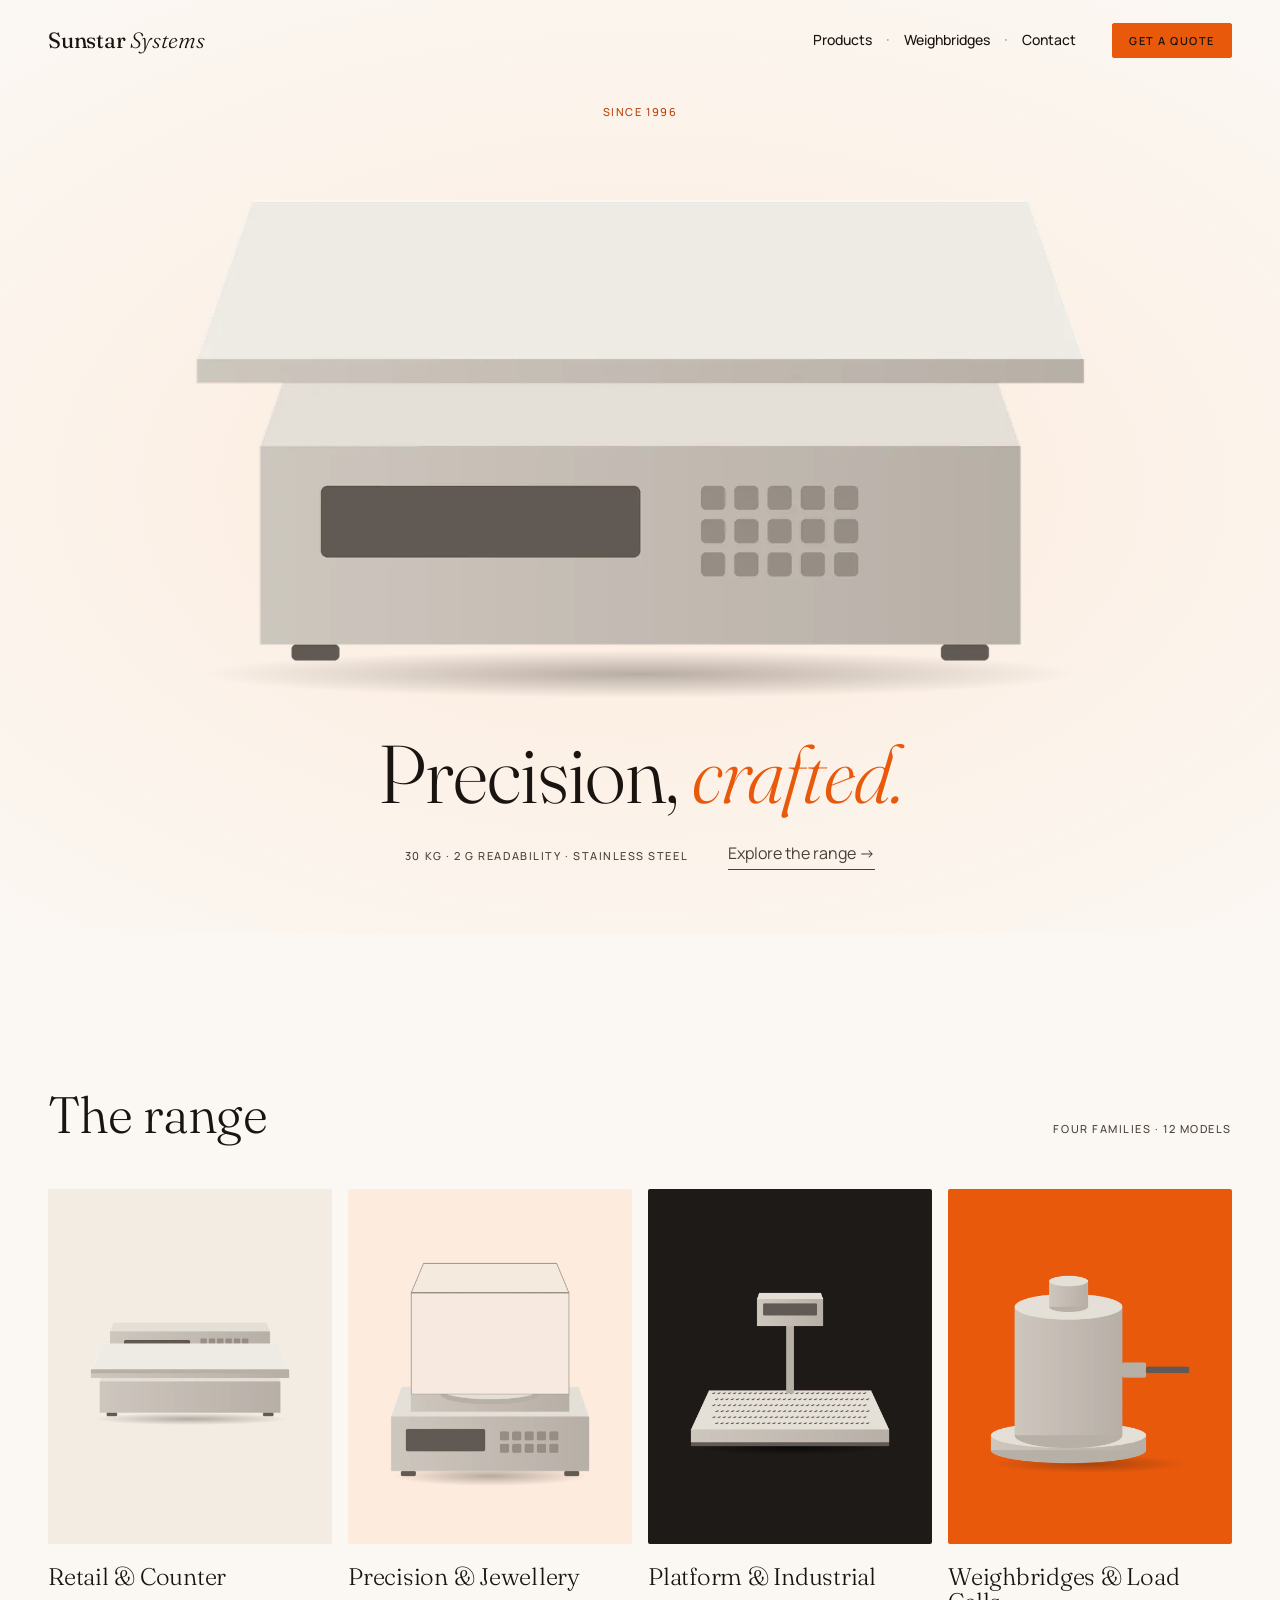
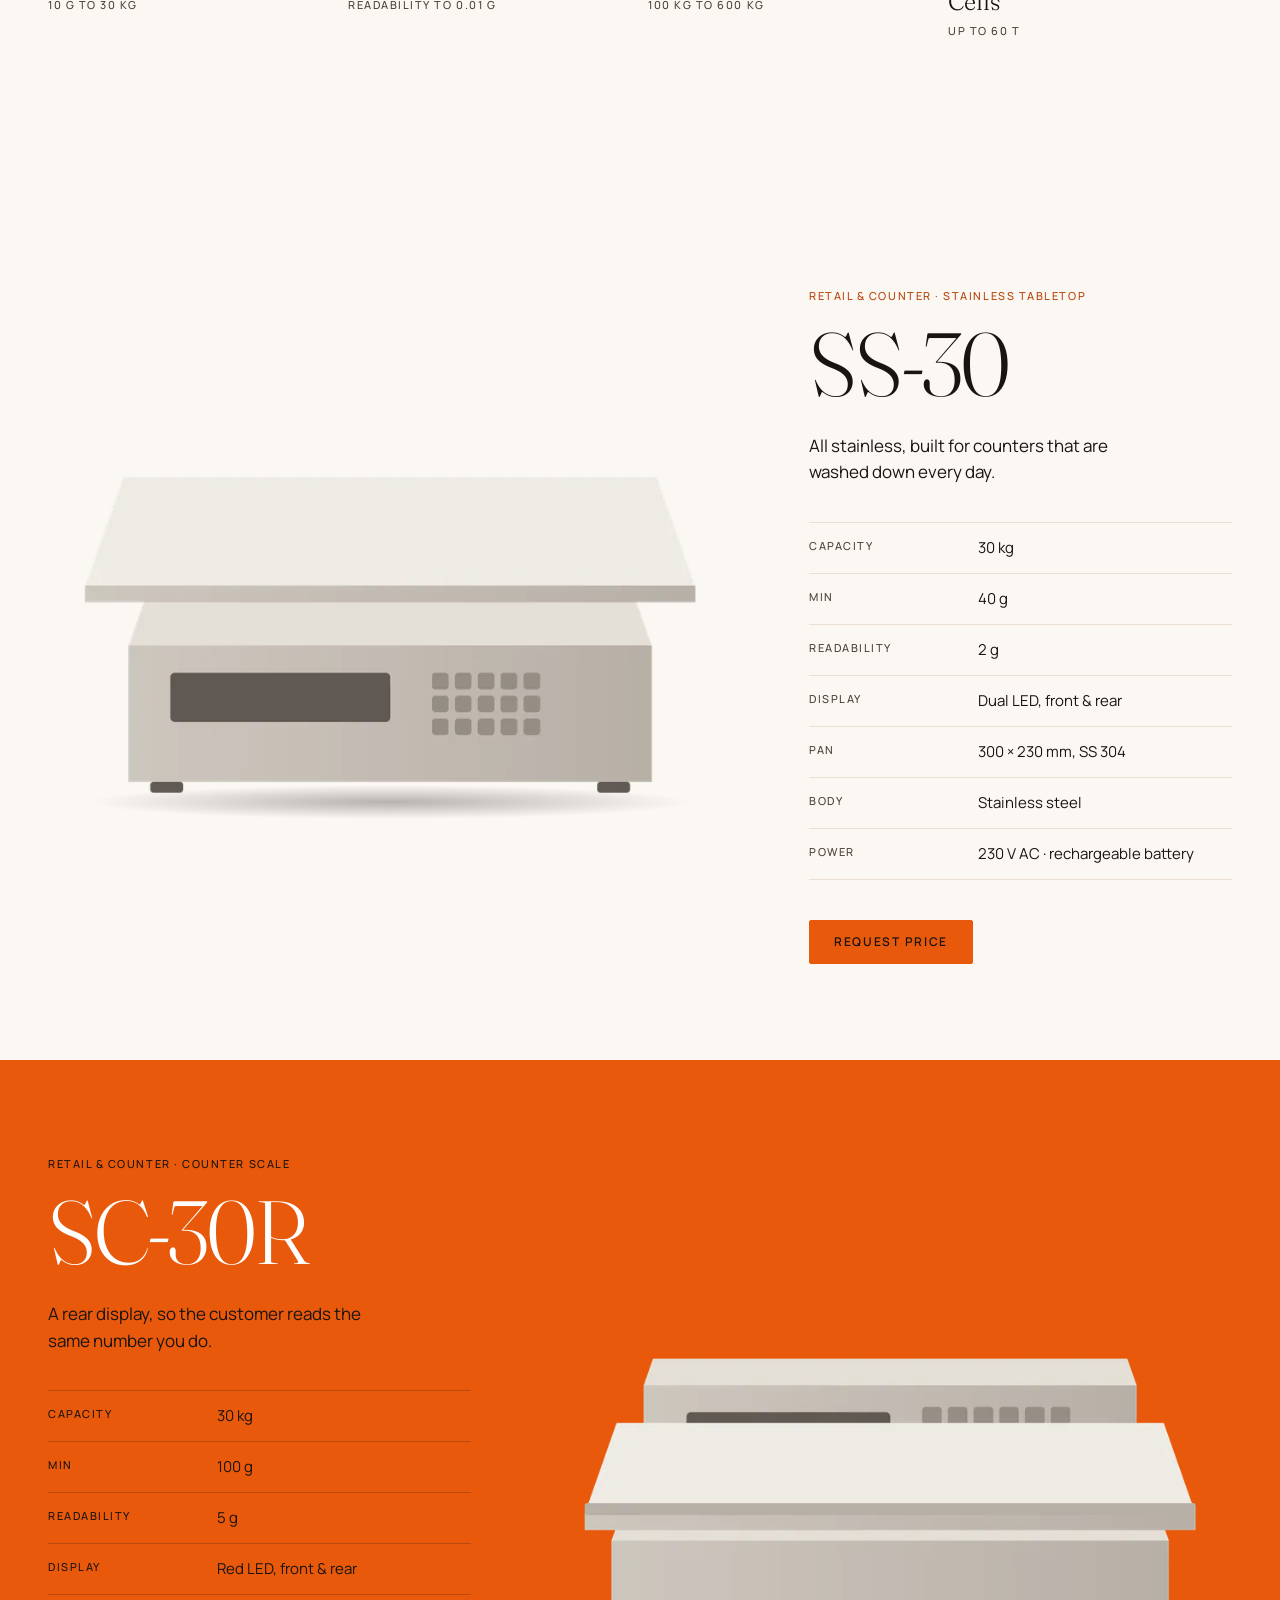
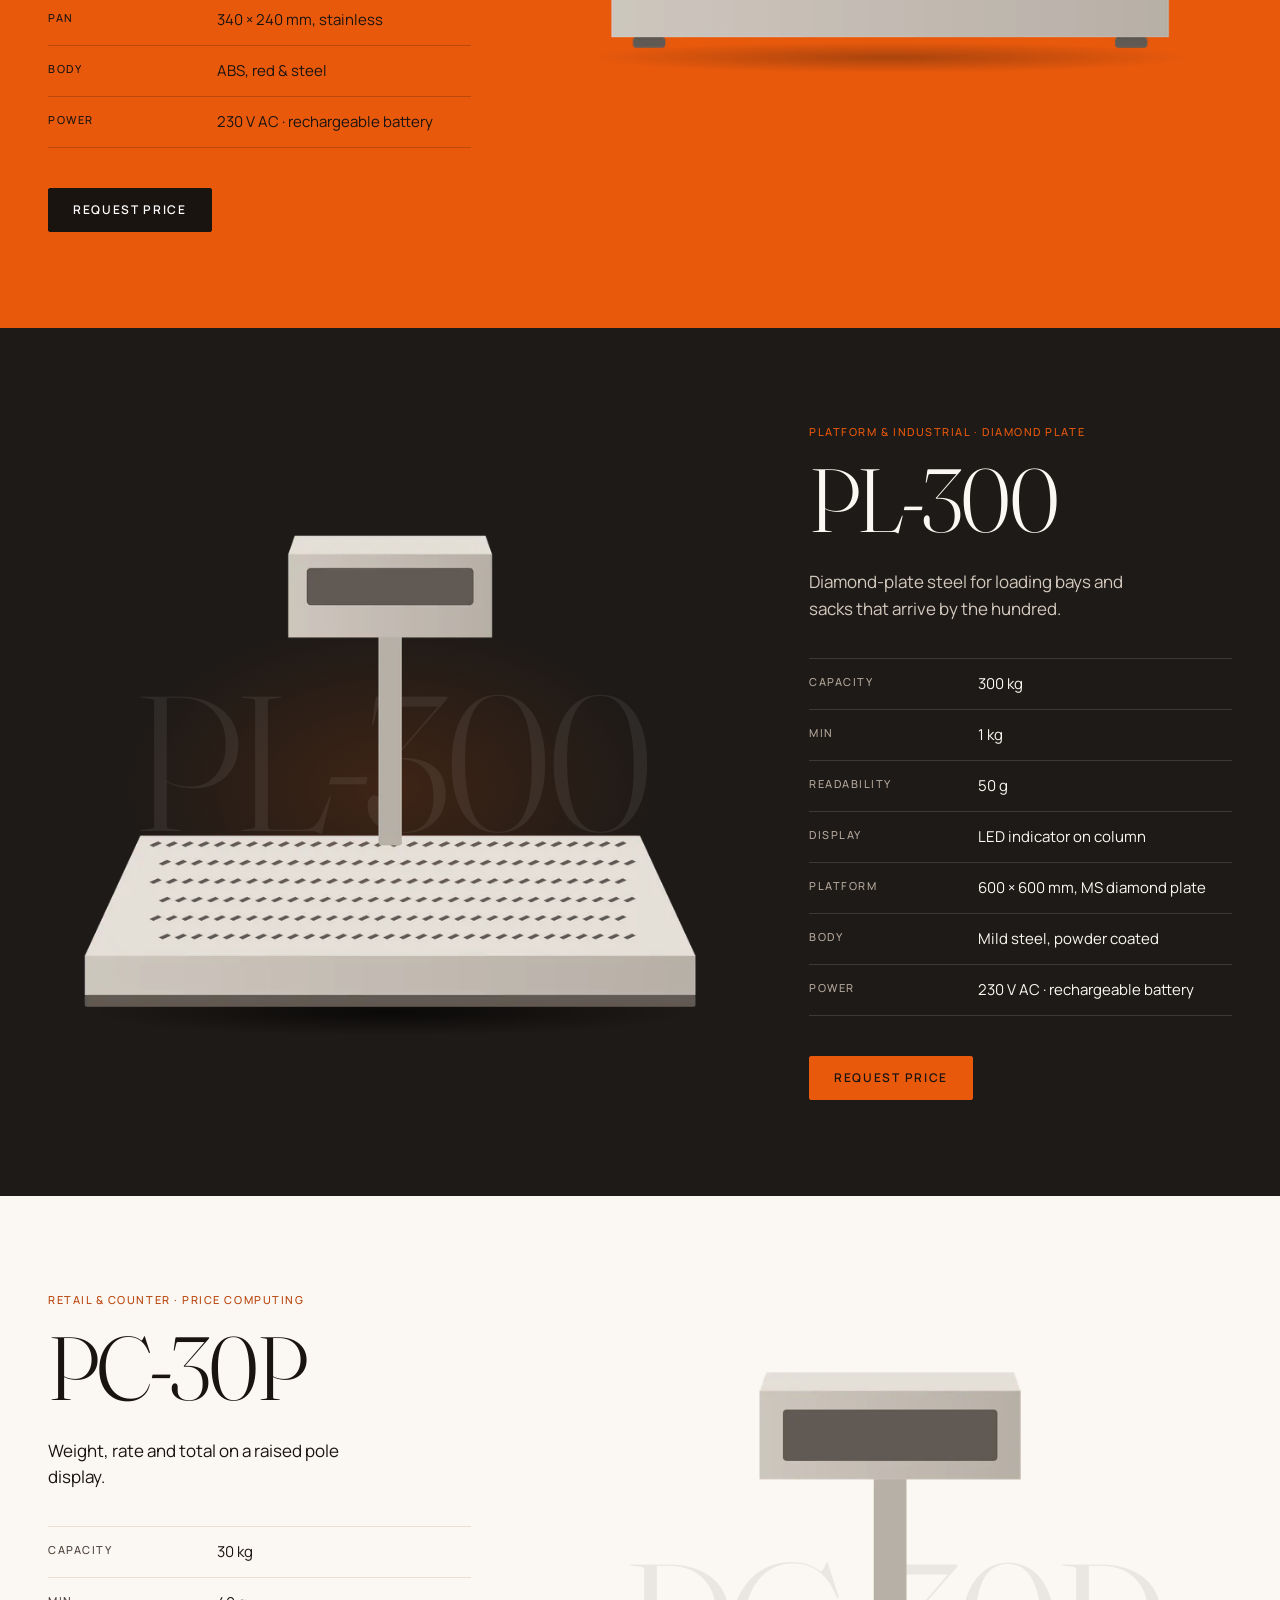
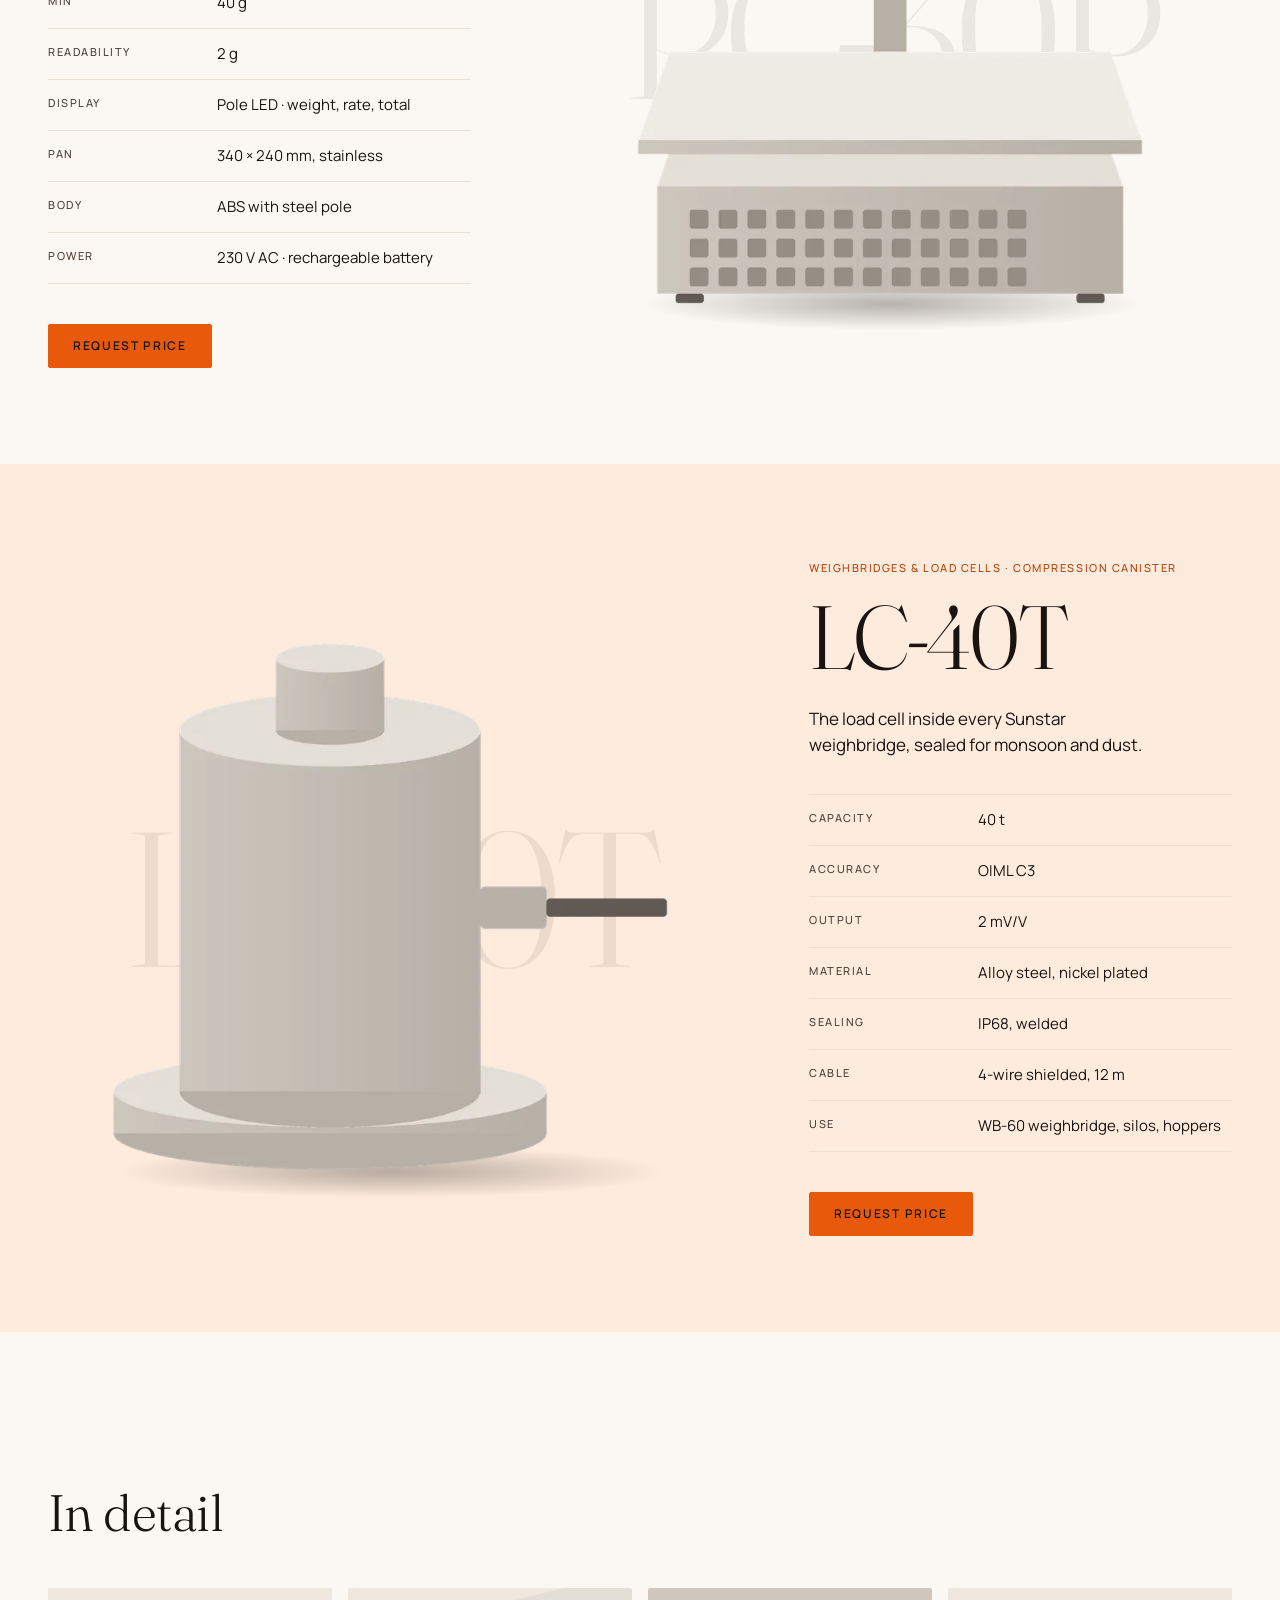
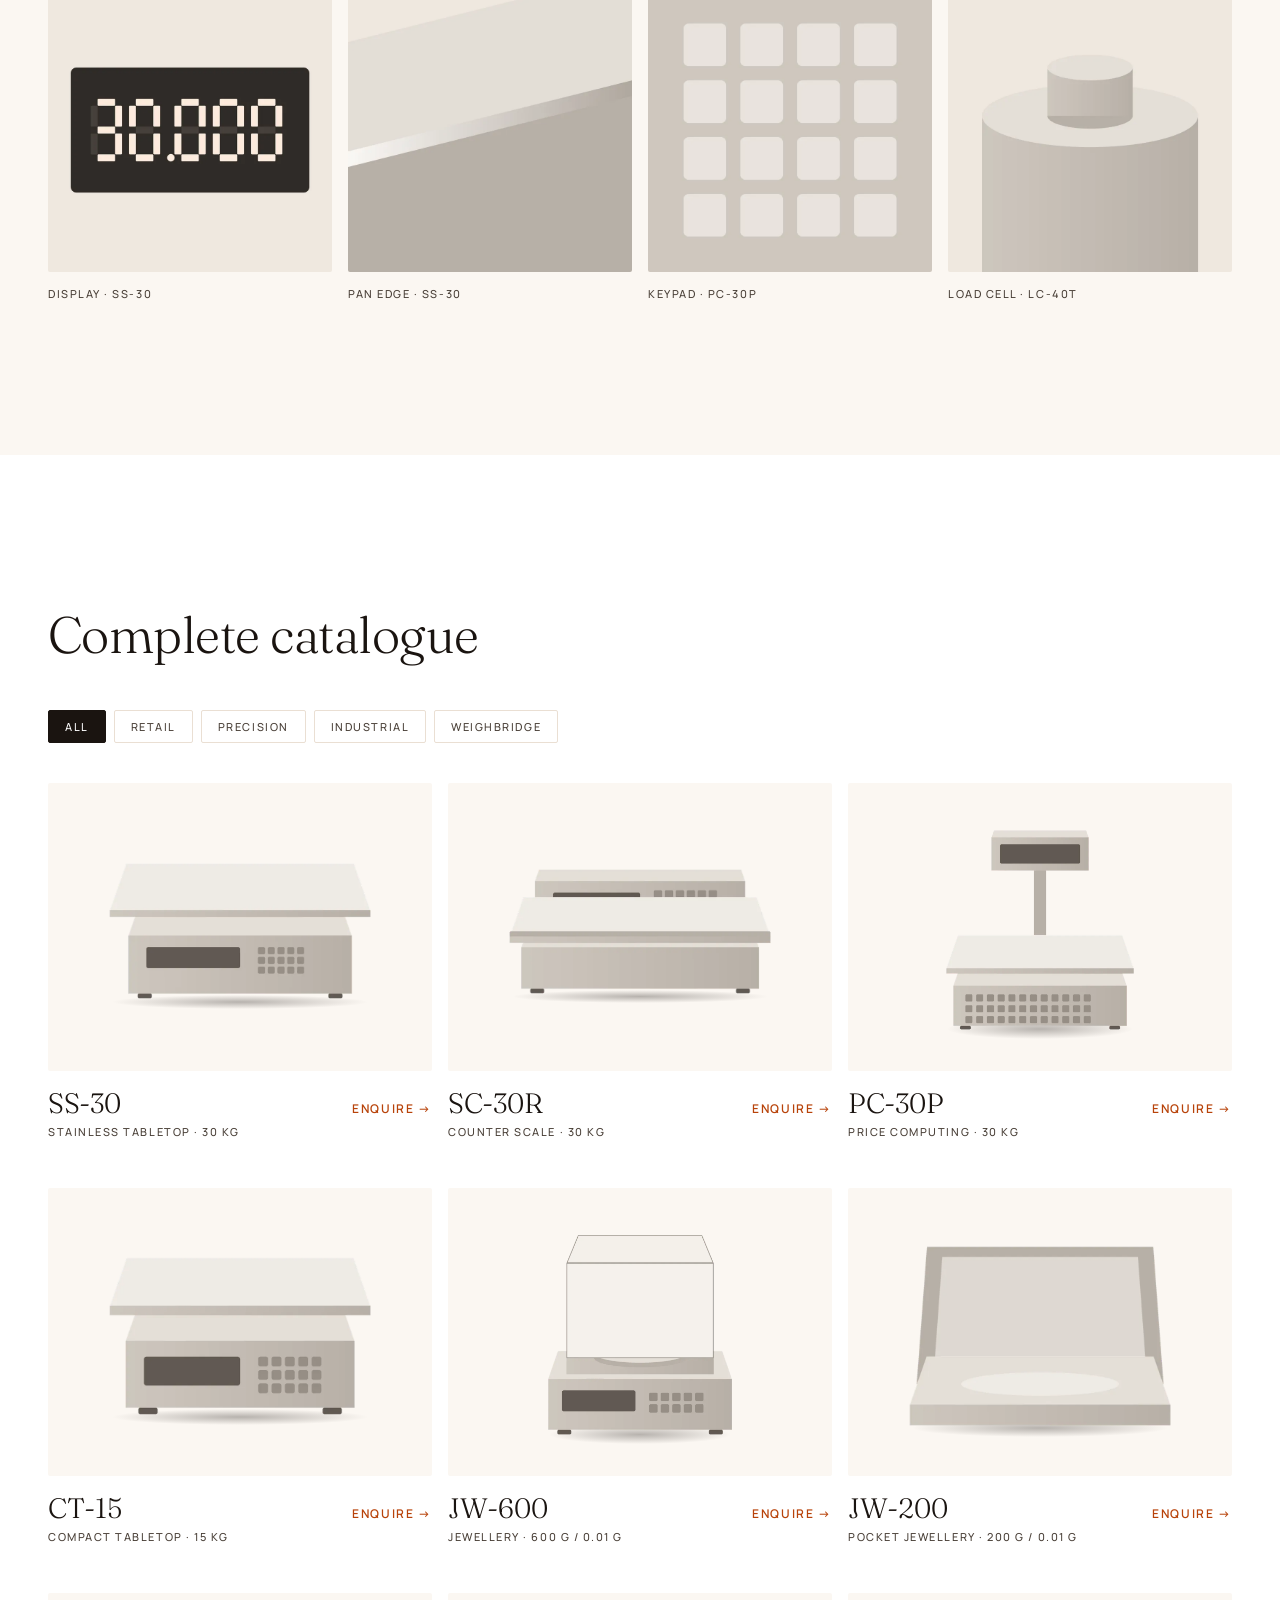
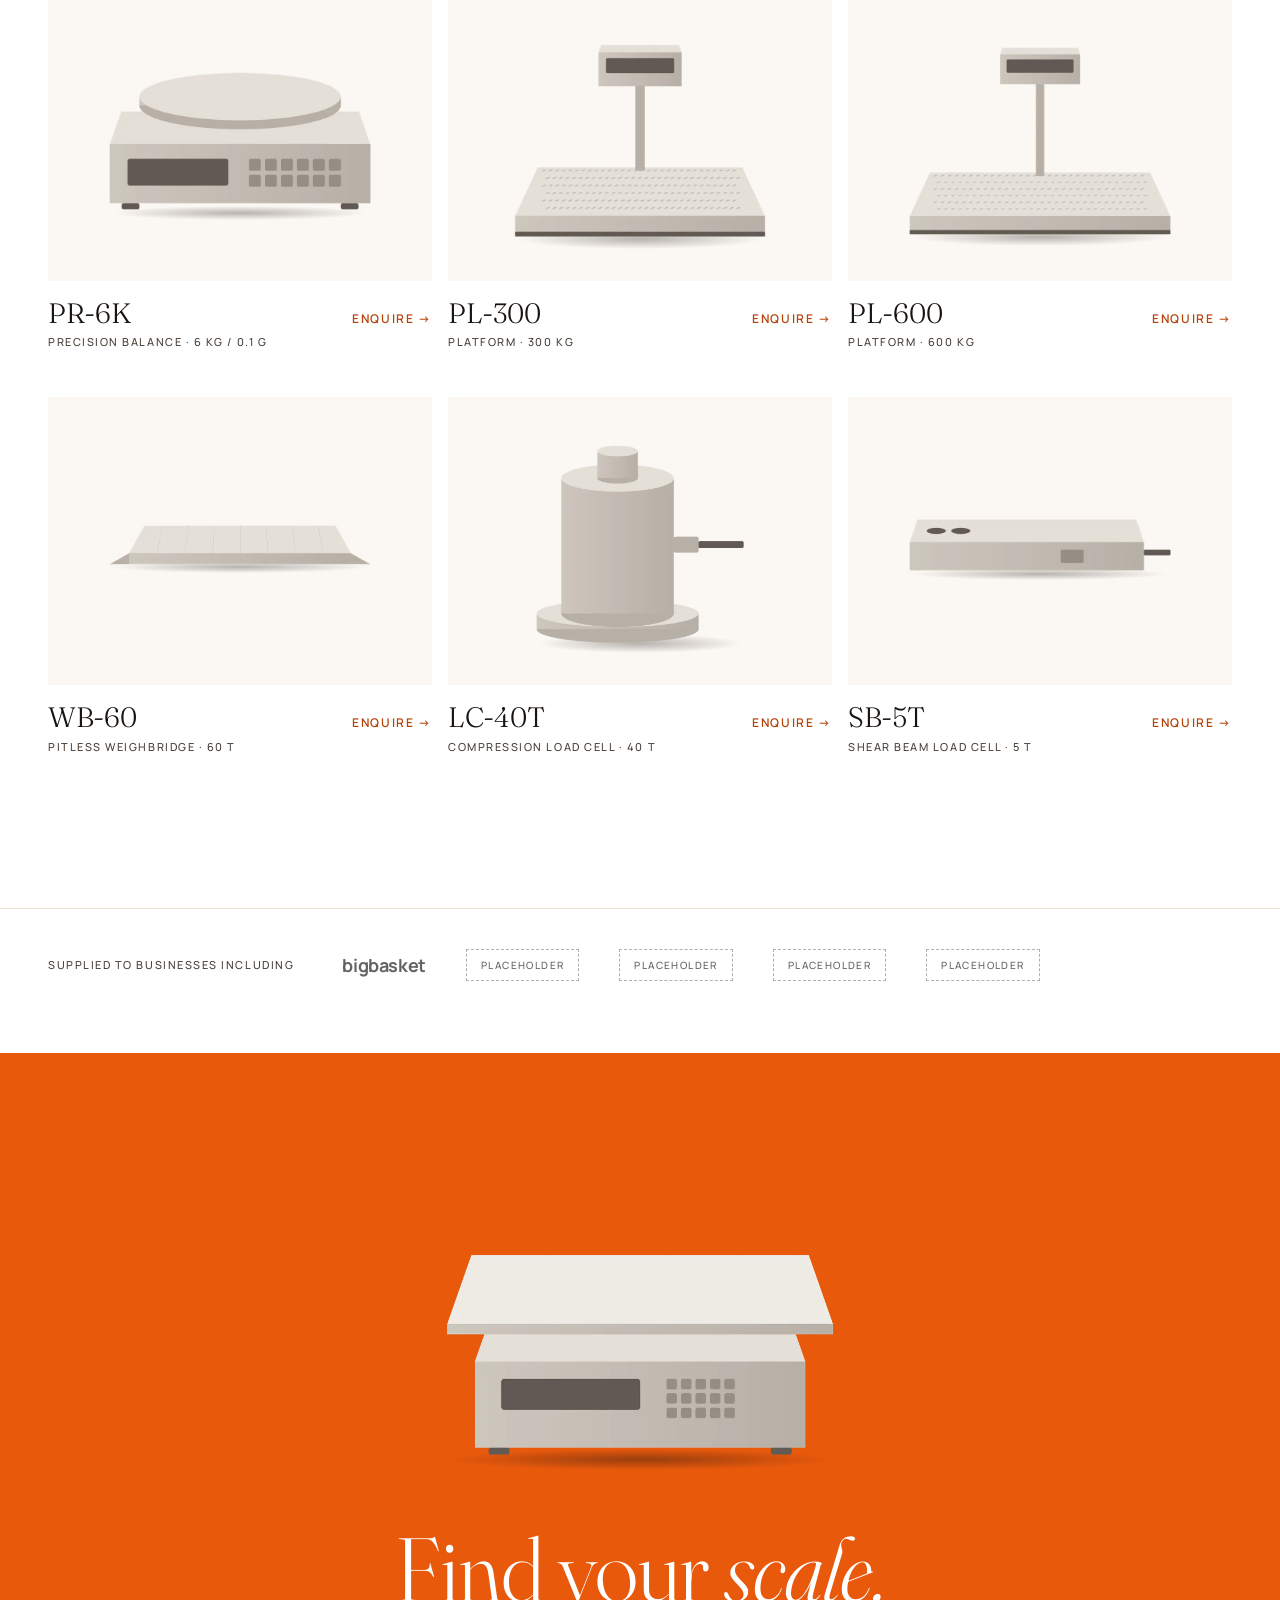
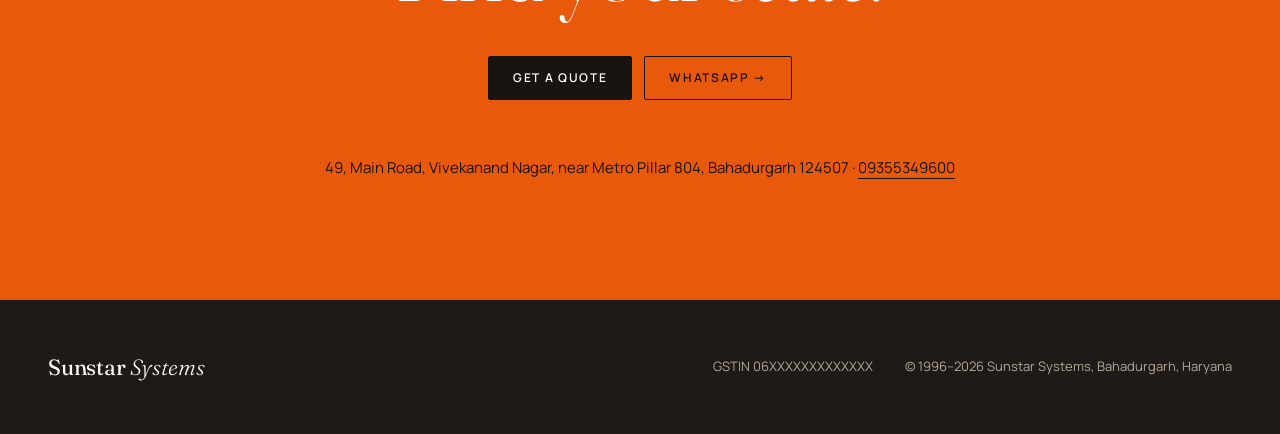
<file: 2/index.html>
<!doctype html>
<html lang="en-IN">
<head>
<meta charset="utf-8">
<meta name="viewport" content="width=device-width, initial-scale=1">
<title>Sunstar Systems — Weighing Machines & Weighbridges, Bahadurgarh, Haryana · Since 1996</title>
<meta name="description" content="Sunstar Systems makes precision weighing machines in Bahadurgarh, Haryana since 1996: stainless tabletop, counter, price-computing, jewellery and platform scales, weighbridges and load cells.">
<meta name="theme-color" content="#FBF7F2">
<link rel="icon" href="data:,"><!-- TODO: replace with real favicon -->
<!-- TODO: once the domain is live, make og:url / og:image / JSON-LD image URLs absolute (https://<domain>/...). -->
<meta property="og:type" content="website">
<meta property="og:site_name" content="Sunstar Systems">
<meta property="og:title" content="Sunstar Systems — Precision, crafted.">
<meta property="og:description" content="Weighing machines, weighbridges and load cells. Bahadurgarh, Haryana · Since 1996.">
<meta property="og:image" content="assets/og-ss-30.jpg">
<meta property="og:image:width" content="1200">
<meta property="og:image:height" content="630">
<meta property="og:image:alt" content="SS-30 stainless steel tabletop scale">
<meta name="twitter:card" content="summary_large_image">
<link rel="preconnect" href="https://fonts.googleapis.com">
<link rel="preconnect" href="https://fonts.gstatic.com" crossorigin>
<link rel="stylesheet" href="https://fonts.googleapis.com/css2?family=Fraunces:ital,opsz,wght@0,9..144,300;0,9..144,400;1,9..144,300;1,9..144,400&family=Manrope:wght@400;500;600;700&display=swap">
<link rel="preload" as="image" href="assets/products/SS-30.webp" imagesrcset="assets/products/SS-30-800.webp 800w, assets/products/SS-30-1400.webp 1400w, assets/products/SS-30.webp 2000w" imagesizes="(max-width: 1300px) 96vw, 1240px" fetchpriority="high">
<link rel="stylesheet" href="styles.css">
<script type="application/ld+json">
{
  "@context": "https://schema.org",
  "@graph": [
    {
      "@type": "LocalBusiness",
      "@id": "#business",
      "name": "Sunstar Systems",
      "description": "Manufacturer of weighing machines, weighbridges and load cells.",
      "foundingDate": "1996",
      "telephone": "+91-9355349600",
      "image": "assets/og-ss-30.jpg",
      "address": {
        "@type": "PostalAddress",
        "streetAddress": "49, Main Road, Vivekanand Nagar, near Metro Pillar 804",
        "addressLocality": "Bahadurgarh",
        "addressRegion": "Haryana",
        "postalCode": "124507",
        "addressCountry": "IN"
      }
    },
    { "@type": "Product", "name": "Sunstar SS-30 Stainless Tabletop Scale", "model": "SS-30", "category": "Retail & Counter", "brand": { "@type": "Brand", "name": "Sunstar Systems" }, "manufacturer": { "@id": "#business" }, "image": "assets/products/SS-30.webp" },
    { "@type": "Product", "name": "Sunstar SC-30R Counter Scale", "model": "SC-30R", "category": "Retail & Counter", "brand": { "@type": "Brand", "name": "Sunstar Systems" }, "manufacturer": { "@id": "#business" }, "image": "assets/products/SC-30R.webp" },
    { "@type": "Product", "name": "Sunstar PC-30P Price Computing Scale", "model": "PC-30P", "category": "Retail & Counter", "brand": { "@type": "Brand", "name": "Sunstar Systems" }, "manufacturer": { "@id": "#business" }, "image": "assets/products/PC-30P.webp" },
    { "@type": "Product", "name": "Sunstar CT-15 Compact Tabletop Scale", "model": "CT-15", "category": "Retail & Counter", "brand": { "@type": "Brand", "name": "Sunstar Systems" }, "manufacturer": { "@id": "#business" }, "image": "assets/products/CT-15.webp" },
    { "@type": "Product", "name": "Sunstar JW-600 Jewellery Scale", "model": "JW-600", "category": "Precision & Jewellery", "brand": { "@type": "Brand", "name": "Sunstar Systems" }, "manufacturer": { "@id": "#business" }, "image": "assets/products/JW-600.webp" },
    { "@type": "Product", "name": "Sunstar JW-200 Pocket Jewellery Scale", "model": "JW-200", "category": "Precision & Jewellery", "brand": { "@type": "Brand", "name": "Sunstar Systems" }, "manufacturer": { "@id": "#business" }, "image": "assets/products/JW-200.webp" },
    { "@type": "Product", "name": "Sunstar PR-6K Precision Balance", "model": "PR-6K", "category": "Precision & Jewellery", "brand": { "@type": "Brand", "name": "Sunstar Systems" }, "manufacturer": { "@id": "#business" }, "image": "assets/products/PR-6K.webp" },
    { "@type": "Product", "name": "Sunstar PL-300 Platform Scale", "model": "PL-300", "category": "Platform & Industrial", "brand": { "@type": "Brand", "name": "Sunstar Systems" }, "manufacturer": { "@id": "#business" }, "image": "assets/products/PL-300.webp" },
    { "@type": "Product", "name": "Sunstar PL-600 Platform Scale", "model": "PL-600", "category": "Platform & Industrial", "brand": { "@type": "Brand", "name": "Sunstar Systems" }, "manufacturer": { "@id": "#business" }, "image": "assets/products/PL-600.webp" },
    { "@type": "Product", "name": "Sunstar WB-60 Weighbridge", "model": "WB-60", "category": "Weighbridges & Load Cells", "brand": { "@type": "Brand", "name": "Sunstar Systems" }, "manufacturer": { "@id": "#business" }, "image": "assets/products/WB-60.webp" },
    { "@type": "Product", "name": "Sunstar LC-40T Compression Load Cell", "model": "LC-40T", "category": "Weighbridges & Load Cells", "brand": { "@type": "Brand", "name": "Sunstar Systems" }, "manufacturer": { "@id": "#business" }, "image": "assets/products/LC-40T.webp" },
    { "@type": "Product", "name": "Sunstar SB-5T Shear Beam Load Cell", "model": "SB-5T", "category": "Weighbridges & Load Cells", "brand": { "@type": "Brand", "name": "Sunstar Systems" }, "manufacturer": { "@id": "#business" }, "image": "assets/products/SB-5T.webp" }
  ]
}
</script>
</head>
<body>
<a class="skip" href="#main">Skip to content</a>

<!-- 1. Header -->
<header class="site-header">
  <div class="wrap">
    <a class="wordmark" href="#top" aria-label="Sunstar Systems, home">Sunstar <em>Systems</em></a>
    <button class="menu-btn" type="button" aria-expanded="false" aria-controls="nav">Menu</button>
    <nav class="nav" id="nav" aria-label="Primary">
      <ul>
        <li><a href="#range">Products</a></li>
        <li><a href="#lc-40t">Weighbridges</a></li>
        <li><a href="#contact">Contact</a></li>
      </ul>
      <a class="btn btn--sm" href="#contact">Get a quote</a>
    </nav>
  </div>
</header>

<main id="main">

<!-- 2. Hero portrait -->
<section class="hero" id="top" aria-labelledby="hero-title">
  <p class="label label--orange">Since 1996</p>
  <span class="shot" style="--ar:1.842">
    <img src="assets/products/SS-30.webp" srcset="assets/products/SS-30-800.webp 800w, assets/products/SS-30-1400.webp 1400w, assets/products/SS-30.webp 2000w" sizes="(max-width: 1300px) 96vw, 1240px" width="2000" height="1086" alt="SS-30, Retail &amp; Counter scale" fetchpriority="high" decoding="async">
  </span>
  <h1 id="hero-title">Precision, <em>crafted.</em></h1>
  <div class="hero__row">
    <p class="label">30 kg · 2 g readability · Stainless steel</p>
    <a class="link-arrow" href="#range">Explore the range →</a>
  </div>
</section>

<!-- 3. Range index -->
<section class="section" id="range" aria-labelledby="range-title">
  <div class="wrap">
    <div class="section-head">
      <h2 id="range-title">The range</h2>
      <p class="label">Four families · 12 models</p>
    </div>
    <ul class="range__row">
      <li class="range__card">
        <a href="#sc-30r">
          <div class="range__plate bg-cream"><span class="shot" style="--ar:1.986"><img src="assets/products/SC-30R-800.webp" srcset="assets/products/SC-30R-800.webp 800w, assets/products/SC-30R-1400.webp 1400w, assets/products/SC-30R.webp 2000w" sizes="(max-width: 760px) 70vw, (max-width: 1100px) 40vw, 22vw" width="2000" height="1007" alt="SC-30R, Retail &amp; Counter scale" loading="lazy" decoding="async"></span></div>
          <h3>Retail &amp; Counter</h3>
          <p class="label">10 g to 30 kg</p>
        </a>
      </li>
      <li class="range__card">
        <a href="#catalogue">
          <div class="range__plate bg-soft"><span class="shot" style="--ar:0.962"><img src="assets/products/JW-600-800.webp" srcset="assets/products/JW-600-800.webp 800w, assets/products/JW-600-1400.webp 1400w, assets/products/JW-600.webp 2000w" sizes="(max-width: 760px) 70vw, (max-width: 1100px) 40vw, 22vw" width="2000" height="2080" alt="JW-600, Precision &amp; Jewellery scale" loading="lazy" decoding="async"></span></div>
          <h3>Precision &amp; Jewellery</h3>
          <p class="label">Readability to 0.01 g</p>
        </a>
      </li>
      <li class="range__card">
        <a href="#pl-300">
          <div class="range__plate bg-charcoal on-dark"><span class="shot" style="--ar:1.298"><img src="assets/products/PL-300-800.webp" srcset="assets/products/PL-300-800.webp 800w, assets/products/PL-300-1400.webp 1400w, assets/products/PL-300.webp 2000w" sizes="(max-width: 760px) 70vw, (max-width: 1100px) 40vw, 22vw" width="2000" height="1541" alt="PL-300, Platform &amp; Industrial scale" loading="lazy" decoding="async"></span></div>
          <h3>Platform &amp; Industrial</h3>
          <p class="label">100 kg to 600 kg</p>
        </a>
      </li>
      <li class="range__card">
        <a href="#lc-40t">
          <div class="range__plate bg-orange"><span class="shot" style="--ar:1.077"><img src="assets/products/LC-40T-800.webp" srcset="assets/products/LC-40T-800.webp 800w, assets/products/LC-40T-1400.webp 1400w, assets/products/LC-40T.webp 2000w" sizes="(max-width: 760px) 70vw, (max-width: 1100px) 40vw, 22vw" width="2000" height="1857" alt="LC-40T, Weighbridges &amp; Load Cells" loading="lazy" decoding="async"></span></div>
          <h3>Weighbridges &amp; Load Cells</h3>
          <p class="label">Up to 60 t</p>
        </a>
      </li>
    </ul>
  </div>
</section>

<!-- 4. Product plates.  NOTE: spec values are placeholders — confirm every figure with Sunstar before launch. -->
<section class="plate bg-cream" id="ss-30" aria-labelledby="ss-30-title">
  <div class="plate__in">
    <figure class="plate__media" style="margin:0">
      <span class="wm" aria-hidden="true">SS-30</span>
      <span class="shot" style="--ar:1.842"><img src="assets/products/SS-30-1400.webp" srcset="assets/products/SS-30-800.webp 800w, assets/products/SS-30-1400.webp 1400w, assets/products/SS-30.webp 2000w" sizes="(max-width: 760px) 92vw, 60vw" width="2000" height="1086" alt="SS-30, Retail &amp; Counter scale" loading="lazy" decoding="async"></span>
    </figure>
    <div class="plate__text">
      <p class="label label--orange">Retail &amp; Counter · Stainless tabletop</p>
      <h2 class="model" id="ss-30-title">SS-30</h2>
      <p class="desc">All stainless, built for counters that are washed down every day.</p>
      <table class="specs">
        <tr><th scope="row">Capacity</th><td>30 kg</td></tr>
        <tr><th scope="row">Min</th><td>40 g</td></tr>
        <tr><th scope="row">Readability</th><td>2 g</td></tr>
        <tr><th scope="row">Display</th><td>Dual LED, front &amp; rear</td></tr>
        <tr><th scope="row">Pan</th><td>300 × 230 mm, SS 304</td></tr>
        <tr><th scope="row">Body</th><td>Stainless steel</td></tr>
        <tr><th scope="row">Power</th><td>230 V AC · rechargeable battery</td></tr>
      </table>
      <a class="btn" href="https://wa.me/919355349600?text=Hi%20Sunstar%2C%20I%27m%20interested%20in%20SS-30">Request price</a>
    </div>
  </div>
</section>

<section class="plate plate--flip bg-orange" id="sc-30r" aria-labelledby="sc-30r-title">
  <div class="plate__in">
    <figure class="plate__media" style="margin:0">
      <span class="wm" aria-hidden="true">SC-30R</span>
      <span class="shot" style="--ar:1.986"><img src="assets/products/SC-30R-1400.webp" srcset="assets/products/SC-30R-800.webp 800w, assets/products/SC-30R-1400.webp 1400w, assets/products/SC-30R.webp 2000w" sizes="(max-width: 760px) 92vw, 60vw" width="2000" height="1007" alt="SC-30R, Retail &amp; Counter scale" loading="lazy" decoding="async"></span>
    </figure>
    <div class="plate__text">
      <p class="label">Retail &amp; Counter · Counter scale</p>
      <h2 class="model" id="sc-30r-title">SC-30R</h2>
      <p class="desc">A rear display, so the customer reads the same number you do.</p>
      <table class="specs">
        <tr><th scope="row">Capacity</th><td>30 kg</td></tr>
        <tr><th scope="row">Min</th><td>100 g</td></tr>
        <tr><th scope="row">Readability</th><td>5 g</td></tr>
        <tr><th scope="row">Display</th><td>Red LED, front &amp; rear</td></tr>
        <tr><th scope="row">Pan</th><td>340 × 240 mm, stainless</td></tr>
        <tr><th scope="row">Body</th><td>ABS, red &amp; steel</td></tr>
        <tr><th scope="row">Power</th><td>230 V AC · rechargeable battery</td></tr>
      </table>
      <a class="btn btn--ink" href="https://wa.me/919355349600?text=Hi%20Sunstar%2C%20I%27m%20interested%20in%20SC-30R">Request price</a>
    </div>
  </div>
</section>

<section class="plate bg-charcoal on-dark" id="pl-300" aria-labelledby="pl-300-title">
  <div class="plate__in">
    <figure class="plate__media" style="margin:0">
      <span class="wm" aria-hidden="true">PL-300</span>
      <span class="shot" style="--ar:1.298"><img src="assets/products/PL-300-1400.webp" srcset="assets/products/PL-300-800.webp 800w, assets/products/PL-300-1400.webp 1400w, assets/products/PL-300.webp 2000w" sizes="(max-width: 760px) 92vw, 60vw" width="2000" height="1541" alt="PL-300, Platform &amp; Industrial scale" loading="lazy" decoding="async"></span>
    </figure>
    <div class="plate__text">
      <p class="label">Platform &amp; Industrial · Diamond plate</p>
      <h2 class="model" id="pl-300-title">PL-300</h2>
      <p class="desc">Diamond-plate steel for loading bays and sacks that arrive by the hundred.</p>
      <table class="specs">
        <tr><th scope="row">Capacity</th><td>300 kg</td></tr>
        <tr><th scope="row">Min</th><td>1 kg</td></tr>
        <tr><th scope="row">Readability</th><td>50 g</td></tr>
        <tr><th scope="row">Display</th><td>LED indicator on column</td></tr>
        <tr><th scope="row">Platform</th><td>600 × 600 mm, MS diamond plate</td></tr>
        <tr><th scope="row">Body</th><td>Mild steel, powder coated</td></tr>
        <tr><th scope="row">Power</th><td>230 V AC · rechargeable battery</td></tr>
      </table>
      <a class="btn" href="https://wa.me/919355349600?text=Hi%20Sunstar%2C%20I%27m%20interested%20in%20PL-300">Request price</a>
    </div>
  </div>
</section>

<section class="plate plate--flip bg-cream" id="pc-30p" aria-labelledby="pc-30p-title">
  <div class="plate__in">
    <figure class="plate__media" style="margin:0">
      <span class="wm" aria-hidden="true">PC-30P</span>
      <span class="shot" style="--ar:0.978"><img src="assets/products/PC-30P-1400.webp" srcset="assets/products/PC-30P-800.webp 800w, assets/products/PC-30P-1400.webp 1400w, assets/products/PC-30P.webp 2000w" sizes="(max-width: 760px) 92vw, 50vw" width="2000" height="2045" alt="PC-30P, Retail &amp; Counter price-computing scale" loading="lazy" decoding="async"></span>
    </figure>
    <div class="plate__text">
      <p class="label label--orange">Retail &amp; Counter · Price computing</p>
      <h2 class="model" id="pc-30p-title">PC-30P</h2>
      <p class="desc">Weight, rate and total on a raised pole display.</p>
      <table class="specs">
        <tr><th scope="row">Capacity</th><td>30 kg</td></tr>
        <tr><th scope="row">Min</th><td>40 g</td></tr>
        <tr><th scope="row">Readability</th><td>2 g</td></tr>
        <tr><th scope="row">Display</th><td>Pole LED · weight, rate, total</td></tr>
        <tr><th scope="row">Pan</th><td>340 × 240 mm, stainless</td></tr>
        <tr><th scope="row">Body</th><td>ABS with steel pole</td></tr>
        <tr><th scope="row">Power</th><td>230 V AC · rechargeable battery</td></tr>
      </table>
      <a class="btn" href="https://wa.me/919355349600?text=Hi%20Sunstar%2C%20I%27m%20interested%20in%20PC-30P">Request price</a>
    </div>
  </div>
</section>

<section class="plate bg-soft" id="lc-40t" aria-labelledby="lc-40t-title">
  <div class="plate__in">
    <figure class="plate__media" style="margin:0">
      <span class="wm" aria-hidden="true">LC-40T</span>
      <span class="shot" style="--ar:1.077"><img src="assets/products/LC-40T-1400.webp" srcset="assets/products/LC-40T-800.webp 800w, assets/products/LC-40T-1400.webp 1400w, assets/products/LC-40T.webp 2000w" sizes="(max-width: 760px) 92vw, 50vw" width="2000" height="1857" alt="LC-40T, Weighbridges &amp; Load Cells" loading="lazy" decoding="async"></span>
    </figure>
    <div class="plate__text">
      <p class="label label--orange">Weighbridges &amp; Load Cells · Compression canister</p>
      <h2 class="model" id="lc-40t-title">LC-40T</h2>
      <p class="desc">The load cell inside every Sunstar weighbridge, sealed for monsoon and dust.</p>
      <table class="specs">
        <tr><th scope="row">Capacity</th><td>40 t</td></tr>
        <tr><th scope="row">Accuracy</th><td>OIML C3</td></tr>
        <tr><th scope="row">Output</th><td>2 mV/V</td></tr>
        <tr><th scope="row">Material</th><td>Alloy steel, nickel plated</td></tr>
        <tr><th scope="row">Sealing</th><td>IP68, welded</td></tr>
        <tr><th scope="row">Cable</th><td>4-wire shielded, 12 m</td></tr>
        <tr><th scope="row">Use</th><td>WB-60 weighbridge, silos, hoppers</td></tr>
      </table>
      <a class="btn" href="https://wa.me/919355349600?text=Hi%20Sunstar%2C%20I%27m%20interested%20in%20LC-40T">Request price</a>
    </div>
  </div>
</section>

<!-- 5. Detail strip -->
<section class="section" aria-labelledby="detail-title">
  <div class="wrap">
    <div class="section-head">
      <h2 id="detail-title">In detail</h2>
    </div>
    <ul class="details">
      <li class="detail"><button type="button" data-full="assets/products/SS-30-detail-1.webp" data-caption="Display · SS-30"><img src="assets/products/SS-30-detail-1-800.webp" srcset="assets/products/SS-30-detail-1-800.webp 800w, assets/products/SS-30-detail-1-1400.webp 1400w, assets/products/SS-30-detail-1.webp 2000w" sizes="(max-width: 760px) 46vw, 24vw" width="2000" height="2000" alt="SS-30 display close-up, Retail &amp; Counter" loading="lazy" decoding="async"><span class="label">Display · SS-30</span></button></li>
      <li class="detail"><button type="button" data-full="assets/products/SS-30-detail-2.webp" data-caption="Pan edge · SS-30"><img src="assets/products/SS-30-detail-2-800.webp" srcset="assets/products/SS-30-detail-2-800.webp 800w, assets/products/SS-30-detail-2-1400.webp 1400w, assets/products/SS-30-detail-2.webp 2000w" sizes="(max-width: 760px) 46vw, 24vw" width="2000" height="2000" alt="SS-30 stainless pan edge close-up, Retail &amp; Counter" loading="lazy" decoding="async"><span class="label">Pan edge · SS-30</span></button></li>
      <li class="detail"><button type="button" data-full="assets/products/PC-30P-detail-1.webp" data-caption="Keypad · PC-30P"><img src="assets/products/PC-30P-detail-1-800.webp" srcset="assets/products/PC-30P-detail-1-800.webp 800w, assets/products/PC-30P-detail-1-1400.webp 1400w, assets/products/PC-30P-detail-1.webp 2000w" sizes="(max-width: 760px) 46vw, 24vw" width="2000" height="2000" alt="PC-30P keypad close-up, Retail &amp; Counter" loading="lazy" decoding="async"><span class="label">Keypad · PC-30P</span></button></li>
      <li class="detail"><button type="button" data-full="assets/products/LC-40T-detail-1.webp" data-caption="Load cell · LC-40T"><img src="assets/products/LC-40T-detail-1-800.webp" srcset="assets/products/LC-40T-detail-1-800.webp 800w, assets/products/LC-40T-detail-1-1400.webp 1400w, assets/products/LC-40T-detail-1.webp 2000w" sizes="(max-width: 760px) 46vw, 24vw" width="2000" height="2000" alt="LC-40T load cell close-up, Weighbridges &amp; Load Cells" loading="lazy" decoding="async"><span class="label">Load cell · LC-40T</span></button></li>
    </ul>
  </div>
</section>

<dialog class="lightbox" id="lightbox" aria-label="Product detail">
  <figure>
    <img alt="" width="2000" height="2000">
    <figcaption><span class="label"></span><button class="lb-close" type="button">Close</button></figcaption>
  </figure>
</dialog>

<!-- 6. Complete catalogue -->
<section class="section catalogue" id="catalogue" aria-labelledby="catalogue-title">
  <div class="wrap">
    <div class="section-head">
      <h2 id="catalogue-title">Complete catalogue</h2>
    </div>
    <div class="chips" role="group" aria-label="Filter by category">
      <button class="chip" type="button" data-filter="all" aria-pressed="true">All</button>
      <button class="chip" type="button" data-filter="retail" aria-pressed="false">Retail</button>
      <button class="chip" type="button" data-filter="precision" aria-pressed="false">Precision</button>
      <button class="chip" type="button" data-filter="industrial" aria-pressed="false">Industrial</button>
      <button class="chip" type="button" data-filter="weighbridge" aria-pressed="false">Weighbridge</button>
    </div>
    <ul class="grid">
      <li class="tile" data-cat="retail">
        <div class="tile__img"><span class="shot" style="--ar:1.842"><img src="assets/products/SS-30-800.webp" srcset="assets/products/SS-30-800.webp 800w, assets/products/SS-30-1400.webp 1400w, assets/products/SS-30.webp 2000w" sizes="(max-width: 760px) 80vw, (max-width: 1100px) 38vw, 26vw" width="2000" height="1086" alt="SS-30, Retail &amp; Counter scale" loading="lazy" decoding="async"></span></div>
        <div class="tile__meta"><div><h3>SS-30</h3><p class="label">Stainless tabletop · 30 kg</p></div><a href="https://wa.me/919355349600?text=Hi%20Sunstar%2C%20I%27m%20interested%20in%20SS-30" aria-label="Enquire about SS-30">Enquire →</a></div>
      </li>
      <li class="tile" data-cat="retail">
        <div class="tile__img"><span class="shot" style="--ar:1.986"><img src="assets/products/SC-30R-800.webp" srcset="assets/products/SC-30R-800.webp 800w, assets/products/SC-30R-1400.webp 1400w, assets/products/SC-30R.webp 2000w" sizes="(max-width: 760px) 80vw, (max-width: 1100px) 38vw, 26vw" width="2000" height="1007" alt="SC-30R, Retail &amp; Counter scale" loading="lazy" decoding="async"></span></div>
        <div class="tile__meta"><div><h3>SC-30R</h3><p class="label">Counter scale · 30 kg</p></div><a href="https://wa.me/919355349600?text=Hi%20Sunstar%2C%20I%27m%20interested%20in%20SC-30R" aria-label="Enquire about SC-30R">Enquire →</a></div>
      </li>
      <li class="tile" data-cat="retail">
        <div class="tile__img"><span class="shot" style="--ar:0.978"><img src="assets/products/PC-30P-800.webp" srcset="assets/products/PC-30P-800.webp 800w, assets/products/PC-30P-1400.webp 1400w, assets/products/PC-30P.webp 2000w" sizes="(max-width: 760px) 80vw, (max-width: 1100px) 38vw, 26vw" width="2000" height="2045" alt="PC-30P, Retail &amp; Counter price-computing scale" loading="lazy" decoding="async"></span></div>
        <div class="tile__meta"><div><h3>PC-30P</h3><p class="label">Price computing · 30 kg</p></div><a href="https://wa.me/919355349600?text=Hi%20Sunstar%2C%20I%27m%20interested%20in%20PC-30P" aria-label="Enquire about PC-30P">Enquire →</a></div>
      </li>
      <li class="tile" data-cat="retail">
        <div class="tile__img"><span class="shot" style="--ar:1.627"><img src="assets/products/CT-15-800.webp" srcset="assets/products/CT-15-800.webp 800w, assets/products/CT-15-1400.webp 1400w, assets/products/CT-15.webp 2000w" sizes="(max-width: 760px) 80vw, (max-width: 1100px) 38vw, 26vw" width="2000" height="1229" alt="CT-15, Retail &amp; Counter scale" loading="lazy" decoding="async"></span></div>
        <div class="tile__meta"><div><h3>CT-15</h3><p class="label">Compact tabletop · 15 kg</p></div><a href="https://wa.me/919355349600?text=Hi%20Sunstar%2C%20I%27m%20interested%20in%20CT-15" aria-label="Enquire about CT-15">Enquire →</a></div>
      </li>
      <li class="tile" data-cat="precision">
        <div class="tile__img"><span class="shot" style="--ar:0.962"><img src="assets/products/JW-600-800.webp" srcset="assets/products/JW-600-800.webp 800w, assets/products/JW-600-1400.webp 1400w, assets/products/JW-600.webp 2000w" sizes="(max-width: 760px) 80vw, (max-width: 1100px) 38vw, 26vw" width="2000" height="2080" alt="JW-600, Precision &amp; Jewellery scale" loading="lazy" decoding="async"></span></div>
        <div class="tile__meta"><div><h3>JW-600</h3><p class="label">Jewellery · 600 g / 0.01 g</p></div><a href="https://wa.me/919355349600?text=Hi%20Sunstar%2C%20I%27m%20interested%20in%20JW-600" aria-label="Enquire about JW-600">Enquire →</a></div>
      </li>
      <li class="tile" data-cat="precision">
        <div class="tile__img"><span class="shot" style="--ar:1.446"><img src="assets/products/JW-200-800.webp" srcset="assets/products/JW-200-800.webp 800w, assets/products/JW-200-1400.webp 1400w, assets/products/JW-200.webp 2000w" sizes="(max-width: 760px) 80vw, (max-width: 1100px) 38vw, 26vw" width="2000" height="1383" alt="JW-200, Precision &amp; Jewellery scale" loading="lazy" decoding="async"></span></div>
        <div class="tile__meta"><div><h3>JW-200</h3><p class="label">Pocket jewellery · 200 g / 0.01 g</p></div><a href="https://wa.me/919355349600?text=Hi%20Sunstar%2C%20I%27m%20interested%20in%20JW-200" aria-label="Enquire about JW-200">Enquire →</a></div>
      </li>
      <li class="tile" data-cat="precision">
        <div class="tile__img"><span class="shot" style="--ar:1.828"><img src="assets/products/PR-6K-800.webp" srcset="assets/products/PR-6K-800.webp 800w, assets/products/PR-6K-1400.webp 1400w, assets/products/PR-6K.webp 2000w" sizes="(max-width: 760px) 80vw, (max-width: 1100px) 38vw, 26vw" width="2000" height="1094" alt="PR-6K, Precision &amp; Jewellery balance" loading="lazy" decoding="async"></span></div>
        <div class="tile__meta"><div><h3>PR-6K</h3><p class="label">Precision balance · 6 kg / 0.1 g</p></div><a href="https://wa.me/919355349600?text=Hi%20Sunstar%2C%20I%27m%20interested%20in%20PR-6K" aria-label="Enquire about PR-6K">Enquire →</a></div>
      </li>
      <li class="tile" data-cat="industrial">
        <div class="tile__img"><span class="shot" style="--ar:1.298"><img src="assets/products/PL-300-800.webp" srcset="assets/products/PL-300-800.webp 800w, assets/products/PL-300-1400.webp 1400w, assets/products/PL-300.webp 2000w" sizes="(max-width: 760px) 80vw, (max-width: 1100px) 38vw, 26vw" width="2000" height="1541" alt="PL-300, Platform &amp; Industrial scale" loading="lazy" decoding="async"></span></div>
        <div class="tile__meta"><div><h3>PL-300</h3><p class="label">Platform · 300 kg</p></div><a href="https://wa.me/919355349600?text=Hi%20Sunstar%2C%20I%27m%20interested%20in%20PL-300" aria-label="Enquire about PL-300">Enquire →</a></div>
      </li>
      <li class="tile" data-cat="industrial">
        <div class="tile__img"><span class="shot" style="--ar:1.386"><img src="assets/products/PL-600-800.webp" srcset="assets/products/PL-600-800.webp 800w, assets/products/PL-600-1400.webp 1400w, assets/products/PL-600.webp 2000w" sizes="(max-width: 760px) 80vw, (max-width: 1100px) 38vw, 26vw" width="2000" height="1443" alt="PL-600, Platform &amp; Industrial scale" loading="lazy" decoding="async"></span></div>
        <div class="tile__meta"><div><h3>PL-600</h3><p class="label">Platform · 600 kg</p></div><a href="https://wa.me/919355349600?text=Hi%20Sunstar%2C%20I%27m%20interested%20in%20PL-600" aria-label="Enquire about PL-600">Enquire →</a></div>
      </li>
      <li class="tile" data-cat="weighbridge">
        <div class="tile__img"><span class="shot" style="--ar:4.684"><img src="assets/products/WB-60-800.webp" srcset="assets/products/WB-60-800.webp 800w, assets/products/WB-60-1400.webp 1400w, assets/products/WB-60.webp 2000w" sizes="(max-width: 760px) 80vw, (max-width: 1100px) 38vw, 26vw" width="2000" height="427" alt="WB-60, Weighbridges &amp; Load Cells" loading="lazy" decoding="async"></span></div>
        <div class="tile__meta"><div><h3>WB-60</h3><p class="label">Pitless weighbridge · 60 t</p></div><a href="https://wa.me/919355349600?text=Hi%20Sunstar%2C%20I%27m%20interested%20in%20WB-60" aria-label="Enquire about WB-60">Enquire →</a></div>
      </li>
      <li class="tile" data-cat="weighbridge">
        <div class="tile__img"><span class="shot" style="--ar:1.077"><img src="assets/products/LC-40T-800.webp" srcset="assets/products/LC-40T-800.webp 800w, assets/products/LC-40T-1400.webp 1400w, assets/products/LC-40T.webp 2000w" sizes="(max-width: 760px) 80vw, (max-width: 1100px) 38vw, 26vw" width="2000" height="1857" alt="LC-40T, Weighbridges &amp; Load Cells" loading="lazy" decoding="async"></span></div>
        <div class="tile__meta"><div><h3>LC-40T</h3><p class="label">Compression load cell · 40 t</p></div><a href="https://wa.me/919355349600?text=Hi%20Sunstar%2C%20I%27m%20interested%20in%20LC-40T" aria-label="Enquire about LC-40T">Enquire →</a></div>
      </li>
      <li class="tile" data-cat="weighbridge">
        <div class="tile__img"><span class="shot" style="--ar:3.922"><img src="assets/products/SB-5T-800.webp" srcset="assets/products/SB-5T-800.webp 800w, assets/products/SB-5T-1400.webp 1400w, assets/products/SB-5T.webp 2000w" sizes="(max-width: 760px) 80vw, (max-width: 1100px) 38vw, 26vw" width="2000" height="510" alt="SB-5T, Weighbridges &amp; Load Cells" loading="lazy" decoding="async"></span></div>
        <div class="tile__meta"><div><h3>SB-5T</h3><p class="label">Shear beam load cell · 5 t</p></div><a href="https://wa.me/919355349600?text=Hi%20Sunstar%2C%20I%27m%20interested%20in%20SB-5T" aria-label="Enquire about SB-5T">Enquire →</a></div>
      </li>
    </ul>
  </div>
</section>

<!-- 7. Trust line. Swap text marks for greyscale SVG logos (with permission) when available. -->
<section class="trust" aria-label="Clients">
  <div class="wrap">
    <p class="label">Supplied to businesses including</p>
    <ul class="logos">
      <li class="logo">bigbasket</li>
      <li class="logo logo--ph">PLACEHOLDER</li>
      <li class="logo logo--ph">PLACEHOLDER</li>
      <li class="logo logo--ph">PLACEHOLDER</li>
      <li class="logo logo--ph">PLACEHOLDER</li>
    </ul>
  </div>
</section>

<!-- 8. Closing portrait -->
<section class="closing" id="contact" aria-labelledby="contact-title">
  <span class="shot" style="--ar:1.842"><img src="assets/products/SS-30-800.webp" srcset="assets/products/SS-30-800.webp 800w, assets/products/SS-30-1400.webp 1400w, assets/products/SS-30.webp 2000w" sizes="(max-width: 760px) 80vw, 480px" width="2000" height="1086" alt="SS-30, Retail &amp; Counter scale" loading="lazy" decoding="async"></span>
  <h2 id="contact-title">Find your <em>scale.</em></h2>
  <div class="closing__cta">
    <a class="btn btn--ink" href="tel:+919355349600">Get a quote</a>
    <a class="btn btn--line" href="https://wa.me/919355349600?text=Hi%20Sunstar%2C%20I%27m%20interested%20in%20your%20weighing%20machines">WhatsApp →</a>
  </div>
  <address>49, Main Road, Vivekanand Nagar, near Metro Pillar 804, Bahadurgarh 124507 · <a href="tel:+919355349600">09355349600</a></address>
</section>

</main>

<!-- 9. Footer -->
<footer class="site-footer">
  <div class="wrap">
    <a class="wordmark" href="#top">Sunstar <em>Systems</em></a>
    <p><span>GSTIN 06XXXXXXXXXXXXX <!-- PLACEHOLDER: real GST no. --></span><span>© 1996–2026 Sunstar Systems, Bahadurgarh, Haryana</span></p>
  </div>
</footer>

<script>
// Mobile menu
const menuBtn = document.querySelector('.menu-btn'), nav = document.getElementById('nav');
const setMenu = open => { menuBtn.setAttribute('aria-expanded', open); nav.classList.toggle('open', open); };
menuBtn.addEventListener('click', () => setMenu(menuBtn.getAttribute('aria-expanded') !== 'true'));
nav.addEventListener('click', e => { if (e.target.closest('a')) setMenu(false); });

// Detail lightbox (native <dialog>: Esc closes it for free)
const lb = document.getElementById('lightbox'), lbImg = lb.querySelector('img'), lbCap = lb.querySelector('figcaption .label');
document.querySelectorAll('[data-full]').forEach(b => b.addEventListener('click', () => {
  lbImg.src = b.dataset.full; lbImg.alt = b.querySelector('img').alt; lbCap.textContent = b.dataset.caption; lb.showModal();
}));
lb.addEventListener('click', e => { if (e.target === lb || e.target.closest('.lb-close')) lb.close(); });

// Catalogue filter
const chips = document.querySelectorAll('.chip'), tiles = document.querySelectorAll('.tile');
chips.forEach(c => c.addEventListener('click', () => {
  chips.forEach(x => x.setAttribute('aria-pressed', x === c));
  tiles.forEach(t => { t.hidden = c.dataset.filter !== 'all' && t.dataset.cat !== c.dataset.filter; });
}));
</script>
</body>
</html>
</file>
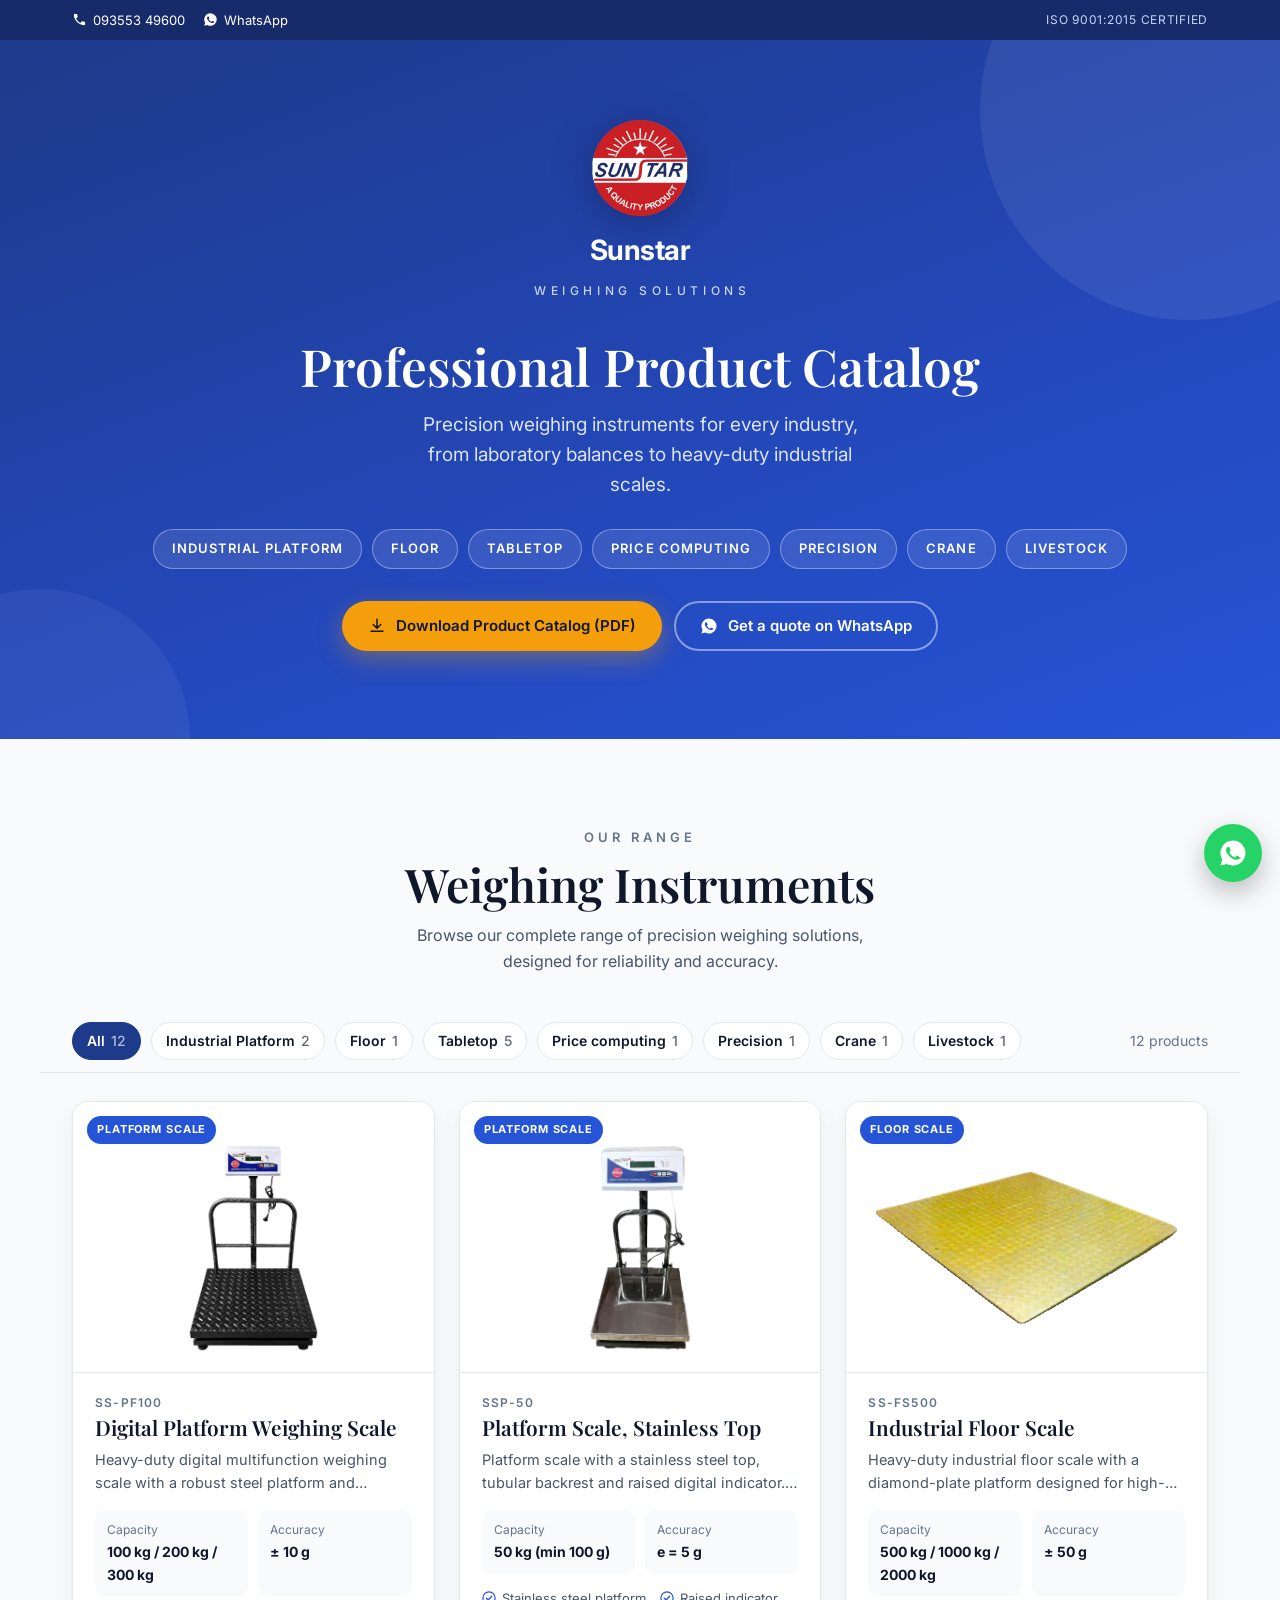
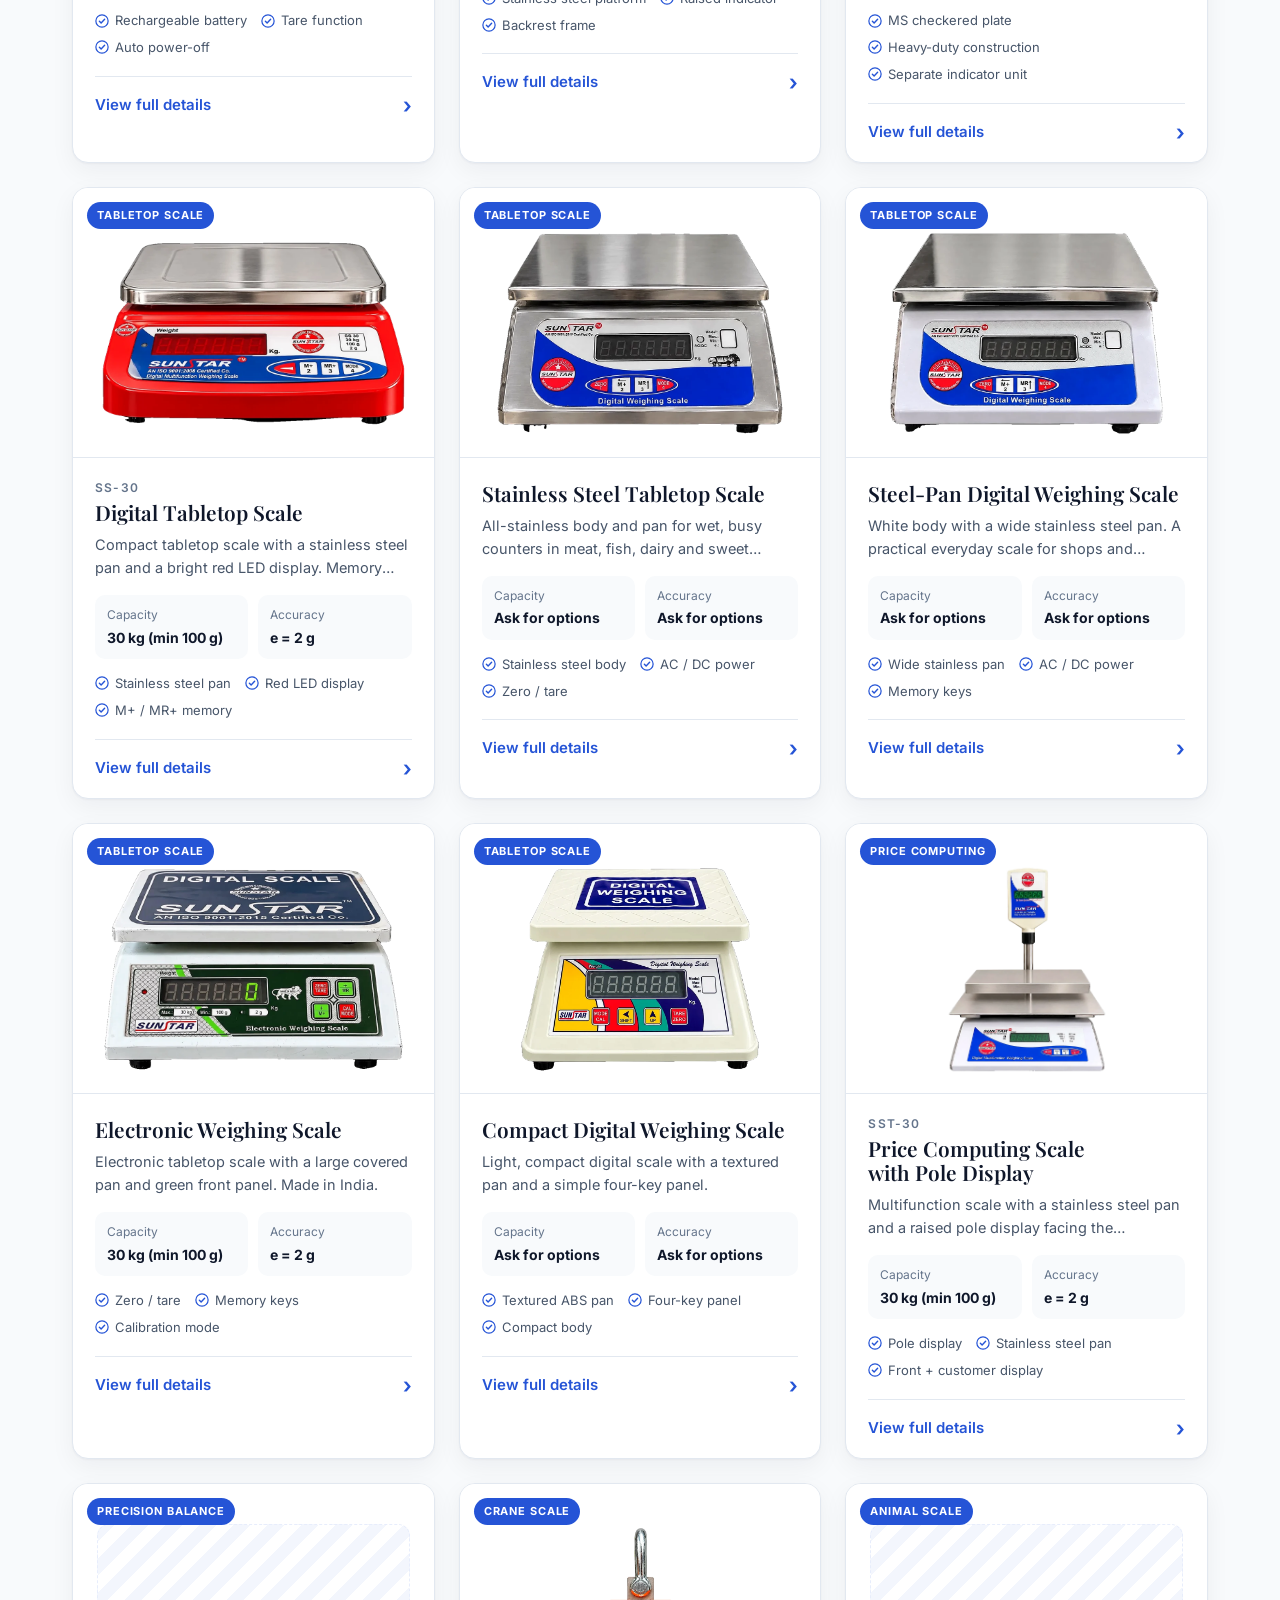
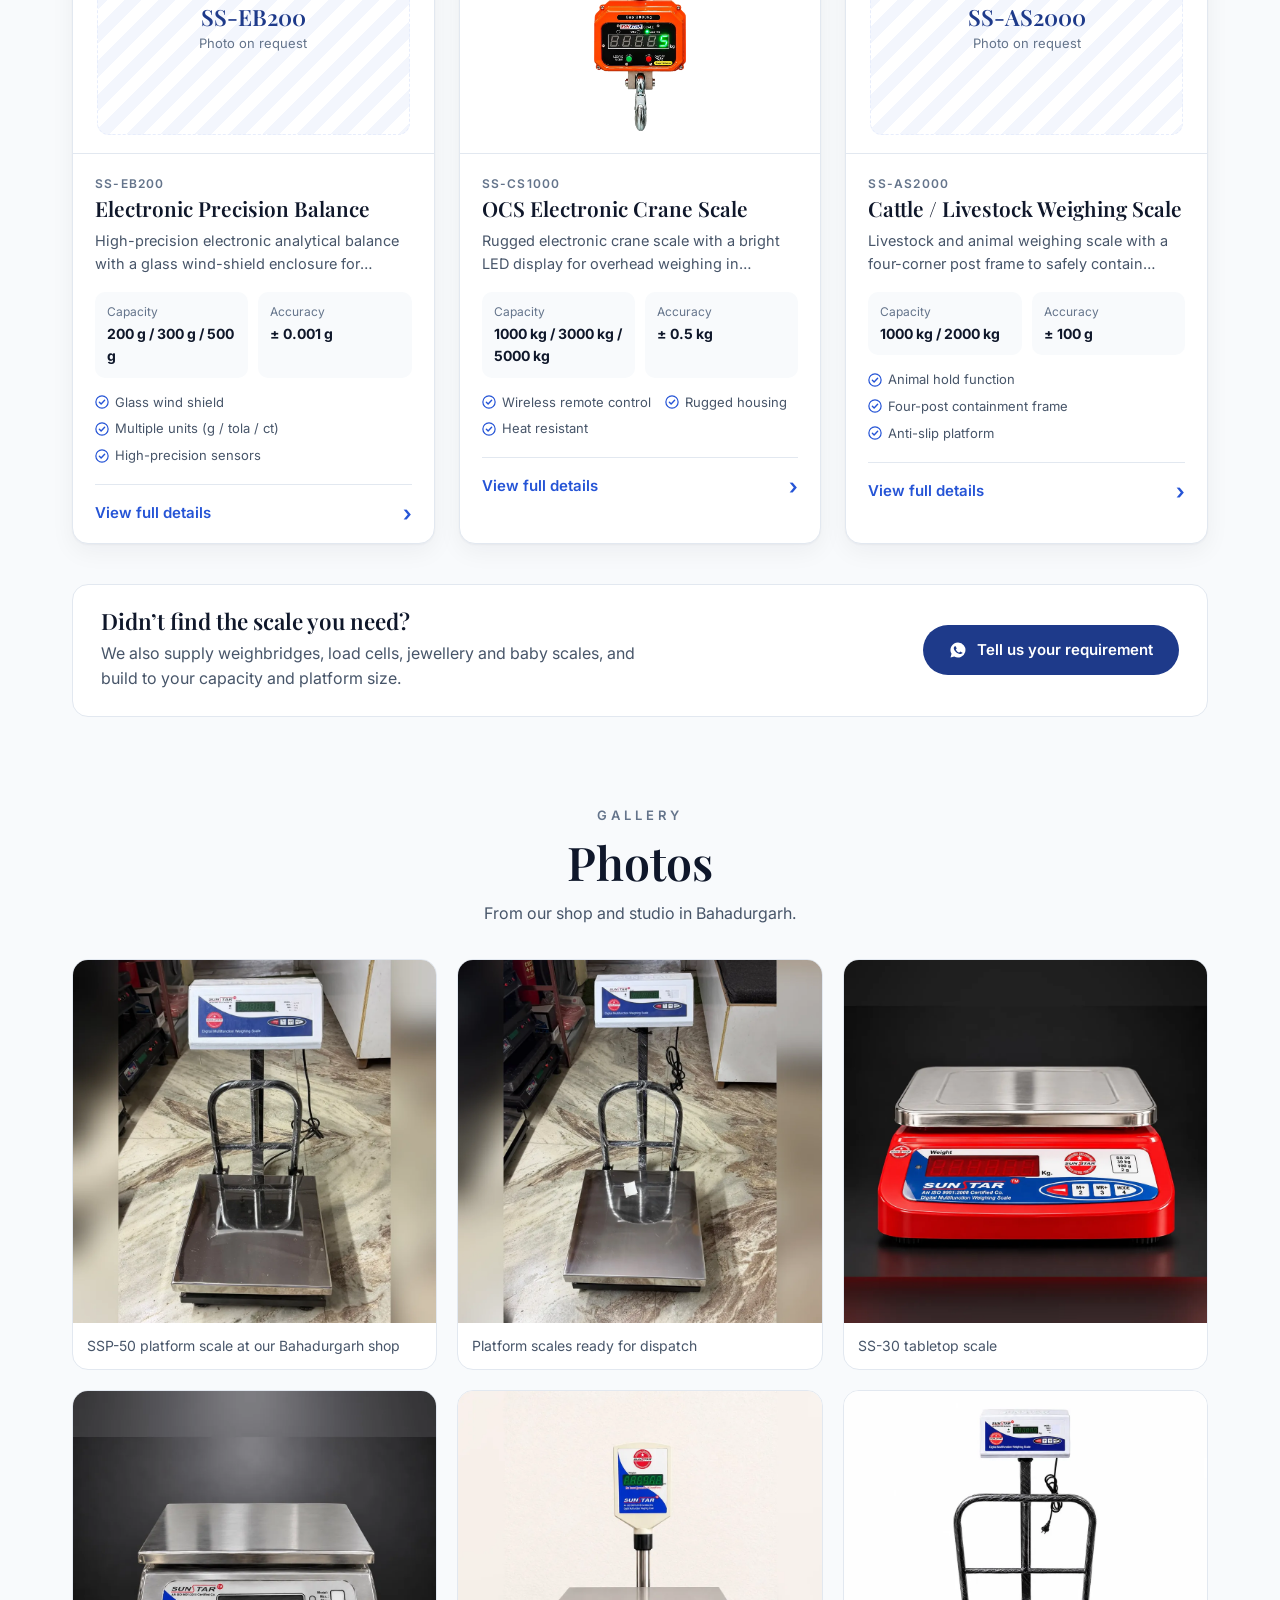
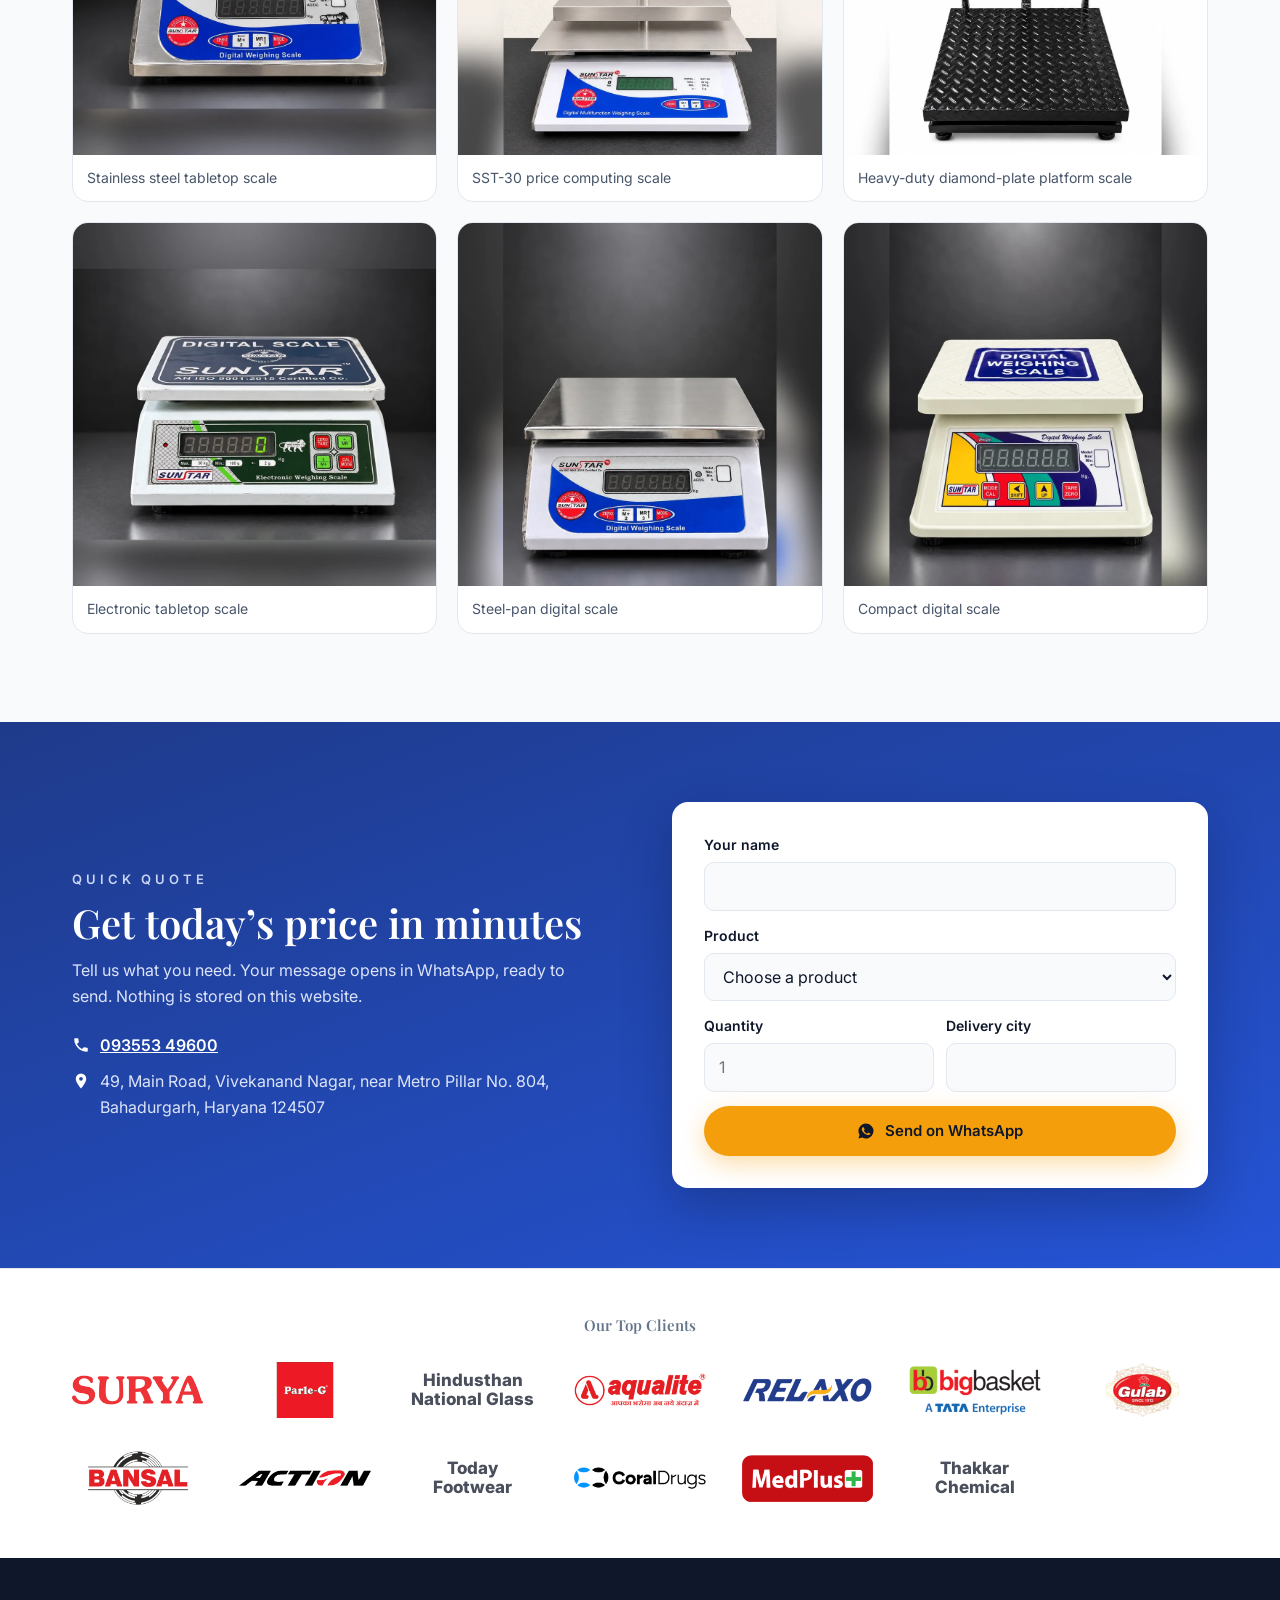
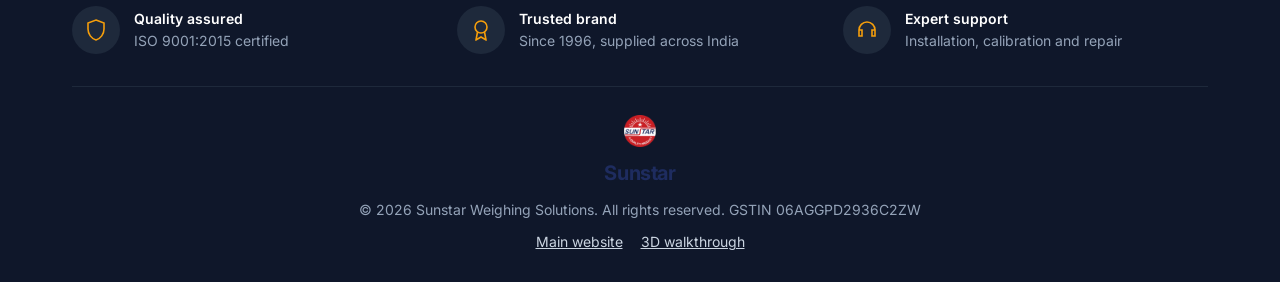
<file: catalog/index.html>
<!doctype html>
<html lang="en-IN">
<head>
<meta charset="utf-8">
<meta name="viewport" content="width=device-width, initial-scale=1">
<title>Sunstar Product Catalog — Platform, Floor, Crane, Precision &amp; Livestock Scales</title>
<meta name="description" content="Sunstar weighing instruments: platform, floor, tabletop, price computing, precision, crane and livestock scales. Capacity and accuracy for every model. Price on WhatsApp.">
<meta name="theme-color" content="#1E3A8A">
<link rel="icon" href="assets/favicon.png" type="image/png">
<meta property="og:title" content="Sunstar Product Catalog">
<meta property="og:description" content="Weighing instruments for every industry, from laboratory balances to heavy-duty industrial scales.">
<meta property="og:image" content="assets/og.jpg">
<link rel="preconnect" href="https://fonts.googleapis.com"><link rel="preconnect" href="https://fonts.gstatic.com" crossorigin>
<link rel="stylesheet" href="https://fonts.googleapis.com/css2?family=Playfair+Display:wght@500;600;700&family=Inter:wght@400;500;600;700&display=swap">
<link rel="stylesheet" href="styles.css">
<script type="application/ld+json">{"@context":"https://schema.org","@graph":[{"@type":"LocalBusiness","name":"Sunstar Systems","url":"https://www.sunstarscales.com/","telephone":"+919355349600","address":{"@type":"PostalAddress","streetAddress":"49, Main Road, Vivekanand Nagar, near Metro Pillar No. 804","addressLocality":"Bahadurgarh","addressRegion":"Haryana","postalCode":"124507","addressCountry":"IN"},"taxID":"06AGGPD2936C2ZW","areaServed":"IN"},{"@type":"ItemList","name":"Sunstar weighing instruments","itemListElement":[{"@type":"ListItem","position":1,"name":"SS-PF100 Digital Platform Weighing Scale"},{"@type":"ListItem","position":2,"name":"SSP-50 Platform Scale, Stainless Top"},{"@type":"ListItem","position":3,"name":"SS-FS500 Industrial Floor Scale"},{"@type":"ListItem","position":4,"name":"SS-30 Digital Tabletop Scale"},{"@type":"ListItem","position":5,"name":"Stainless Steel Tabletop Scale"},{"@type":"ListItem","position":6,"name":"Steel-Pan Digital Weighing Scale"},{"@type":"ListItem","position":7,"name":"Electronic Weighing Scale"},{"@type":"ListItem","position":8,"name":"Compact Digital Weighing Scale"},{"@type":"ListItem","position":9,"name":"SST-30 Price Computing Scale with Pole Display"},{"@type":"ListItem","position":10,"name":"SS-EB200 Electronic Precision Balance"},{"@type":"ListItem","position":11,"name":"SS-CS1000 OCS Electronic Crane Scale"},{"@type":"ListItem","position":12,"name":"SS-AS2000 Cattle / Livestock Weighing Scale"}]}]}</script>
</head>
<body>
<a class="skip" href="#range">Skip to products</a>

<div class="topbar">
  <div class="wrap topbar__in">
    <div class="topbar__links">
      <a href="tel:+919355349600" aria-label="Call 093553 49600"><svg viewBox="0 0 24 24" aria-hidden="true"><path d="M6.6 10.8a15.1 15.1 0 006.6 6.6l2.2-2.2a1 1 0 011-.25 11.4 11.4 0 003.6.57 1 1 0 011 1V20a1 1 0 01-1 1A17 17 0 013 4a1 1 0 011-1h3.5a1 1 0 011 1c0 1.25.2 2.45.57 3.57a1 1 0 01-.25 1z" fill="currentColor"/></svg><span>093553 49600</span></a>
      <a href="https://wa.me/919355349600?text=Hi%20Sunstar" aria-label="WhatsApp"><svg viewBox="0 0 24 24" aria-hidden="true"><path d="M12 2a10 10 0 00-8.6 15.1L2 22l5-1.3A10 10 0 1012 2zm5.3 14.2c-.2.6-1.3 1.2-1.8 1.2-.5.1-1 .2-3.3-.7-2.8-1.1-4.5-3.9-4.7-4.1-.1-.2-1.1-1.5-1.1-2.9s.7-2 1-2.3c.2-.3.5-.3.7-.3h.5c.2 0 .4 0 .6.5l.9 2.1c.1.2.1.4 0 .5l-.4.6-.4.4c-.1.1-.3.3-.1.6.2.3.8 1.3 1.7 2.1 1.2 1 2.1 1.3 2.4 1.5.3.1.5.1.6-.1l.9-1c.2-.3.4-.2.6-.1l2 1c.3.1.5.2.5.3.1.1.1.6-.1 1.2z" fill="currentColor"/></svg><span>WhatsApp</span></a>
    </div>
    <span>ISO 9001:2015 certified</span>
  </div>
</div>

<header class="hero">
  <div class="hero__blob hero__blob--a" aria-hidden="true"></div>
  <div class="hero__blob hero__blob--b" aria-hidden="true"></div>
  <div class="wrap hero__in">
    <a class="logo" href="./" aria-label="Sunstar, weighing solutions"><img class="logo__seal" src="assets/sunstar-seal.webp" alt="" width="44" height="44"><span class="logo__name">Sunstar</span><span class="logo__sub">Weighing solutions</span></a>
    <h1>Professional Product Catalog</h1>
    <p class="hero__lede">Precision weighing instruments for every industry, from laboratory balances to heavy-duty industrial scales.</p>
    <div class="chips chips--hero" role="group" aria-label="Jump to a category">
      <button class="chip" type="button" data-filter="platform">Industrial Platform</button><button class="chip" type="button" data-filter="floor">Floor</button><button class="chip" type="button" data-filter="tabletop">Tabletop</button><button class="chip" type="button" data-filter="price">Price computing</button><button class="chip" type="button" data-filter="precision">Precision</button><button class="chip" type="button" data-filter="crane">Crane</button><button class="chip" type="button" data-filter="livestock">Livestock</button>
    </div>
    <div class="hero__cta">
      <a class="btn btn--amber" href="catalog.pdf" download><svg viewBox="0 0 24 24" aria-hidden="true"><path d="M12 3v12m0 0l-5-5m5 5l5-5M4 19h16" fill="none" stroke="currentColor" stroke-width="2" stroke-linecap="round"/></svg>Download Product Catalog (PDF)</a>
      <a class="btn btn--ghost" href="https://wa.me/919355349600?text=Hi%20Sunstar%2C%20I%20need%20a%20quote%20for%20weighing%20scales"><svg viewBox="0 0 24 24" aria-hidden="true"><path d="M12 2a10 10 0 00-8.6 15.1L2 22l5-1.3A10 10 0 1012 2zm5.3 14.2c-.2.6-1.3 1.2-1.8 1.2-.5.1-1 .2-3.3-.7-2.8-1.1-4.5-3.9-4.7-4.1-.1-.2-1.1-1.5-1.1-2.9s.7-2 1-2.3c.2-.3.5-.3.7-.3h.5c.2 0 .4 0 .6.5l.9 2.1c.1.2.1.4 0 .5l-.4.6-.4.4c-.1.1-.3.3-.1.6.2.3.8 1.3 1.7 2.1 1.2 1 2.1 1.3 2.4 1.5.3.1.5.1.6-.1l.9-1c.2-.3.4-.2.6-.1l2 1c.3.1.5.2.5.3.1.1.1.6-.1 1.2z" fill="currentColor"/></svg>Get a quote on WhatsApp</a>
    </div>
  </div>
</header>

<main>
<section class="range" id="range" aria-labelledby="range-title">
  <div class="wrap">
    <p class="eyebrow">Our range</p>
    <h2 id="range-title">Weighing Instruments</h2>
    <p class="range__lede">Browse our complete range of precision weighing solutions, designed for reliability and accuracy.</p>

    <div class="filterbar" id="filterbar">
      <div class="chips" role="group" aria-label="Filter by category">
        <button class="chip chip--sm" type="button" data-filter="all" aria-pressed="true">All <span class="count">12</span></button>
        <button class="chip chip--sm" type="button" data-filter="platform" aria-pressed="false">Industrial Platform <span class="count">2</span></button><button class="chip chip--sm" type="button" data-filter="floor" aria-pressed="false">Floor <span class="count">1</span></button><button class="chip chip--sm" type="button" data-filter="tabletop" aria-pressed="false">Tabletop <span class="count">5</span></button><button class="chip chip--sm" type="button" data-filter="price" aria-pressed="false">Price computing <span class="count">1</span></button><button class="chip chip--sm" type="button" data-filter="precision" aria-pressed="false">Precision <span class="count">1</span></button><button class="chip chip--sm" type="button" data-filter="crane" aria-pressed="false">Crane <span class="count">1</span></button><button class="chip chip--sm" type="button" data-filter="livestock" aria-pressed="false">Livestock <span class="count">1</span></button>
      </div>
      <p class="filterbar__status" aria-live="polite"><span id="shown">12</span> products</p>
    </div>

    <ul class="grid">
      <li class="card" data-cat="platform" id="ss-pf100">
  <div class="card__media"><span class="pill">Platform scale</span><img class="" src="assets/p/ss-pf100.webp" alt="Digital Platform Weighing Scale SS-PF100, Sunstar industrial platform scale" loading="lazy" decoding="async"></div>
  <div class="card__body">
    <p class="card__model">SS-PF100</p>
    <h3 class="card__name">Digital Platform Weighing Scale</h3>
    <p class="card__desc">Heavy-duty digital multifunction weighing scale with a robust steel platform and ergonomic handle frame. Built for shops, godowns and dispatch.</p>
    <dl class="kv"><div><dt>Capacity</dt><dd>100 kg / 200 kg / 300 kg</dd></div><div><dt>Accuracy</dt><dd>± 10 g</dd></div></dl>
    <ul class="feat"><li><svg viewBox="0 0 16 16" aria-hidden="true"><circle cx="8" cy="8" r="7" fill="none" stroke="currentColor" stroke-width="1.4"/><path d="M5 8.2l2 2 4-4.2" fill="none" stroke="currentColor" stroke-width="1.6" stroke-linecap="round" stroke-linejoin="round"/></svg>Rechargeable battery</li><li><svg viewBox="0 0 16 16" aria-hidden="true"><circle cx="8" cy="8" r="7" fill="none" stroke="currentColor" stroke-width="1.4"/><path d="M5 8.2l2 2 4-4.2" fill="none" stroke="currentColor" stroke-width="1.6" stroke-linecap="round" stroke-linejoin="round"/></svg>Tare function</li><li><svg viewBox="0 0 16 16" aria-hidden="true"><circle cx="8" cy="8" r="7" fill="none" stroke="currentColor" stroke-width="1.4"/><path d="M5 8.2l2 2 4-4.2" fill="none" stroke="currentColor" stroke-width="1.6" stroke-linecap="round" stroke-linejoin="round"/></svg>Auto power-off</li></ul>
    <button class="card__more" type="button" data-open="ss-pf100">View full details<span aria-hidden="true">›</span></button>
  </div>
</li>
      <li class="card" data-cat="platform" id="ssp-50">
  <div class="card__media"><span class="pill">Platform scale</span><img class="" src="assets/p/ssp-50.webp" alt="Platform Scale, Stainless Top SSP-50, Sunstar industrial platform scale" loading="lazy" decoding="async"></div>
  <div class="card__body">
    <p class="card__model">SSP-50</p>
    <h3 class="card__name">Platform Scale, Stainless Top</h3>
    <p class="card__desc">Platform scale with a stainless steel top, tubular backrest and raised digital indicator. Ideal for parcels, sacks and dispatch counters.</p>
    <dl class="kv"><div><dt>Capacity</dt><dd>50 kg (min 100 g)</dd></div><div><dt>Accuracy</dt><dd>e = 5 g</dd></div></dl>
    <ul class="feat"><li><svg viewBox="0 0 16 16" aria-hidden="true"><circle cx="8" cy="8" r="7" fill="none" stroke="currentColor" stroke-width="1.4"/><path d="M5 8.2l2 2 4-4.2" fill="none" stroke="currentColor" stroke-width="1.6" stroke-linecap="round" stroke-linejoin="round"/></svg>Stainless steel platform</li><li><svg viewBox="0 0 16 16" aria-hidden="true"><circle cx="8" cy="8" r="7" fill="none" stroke="currentColor" stroke-width="1.4"/><path d="M5 8.2l2 2 4-4.2" fill="none" stroke="currentColor" stroke-width="1.6" stroke-linecap="round" stroke-linejoin="round"/></svg>Raised indicator</li><li><svg viewBox="0 0 16 16" aria-hidden="true"><circle cx="8" cy="8" r="7" fill="none" stroke="currentColor" stroke-width="1.4"/><path d="M5 8.2l2 2 4-4.2" fill="none" stroke="currentColor" stroke-width="1.6" stroke-linecap="round" stroke-linejoin="round"/></svg>Backrest frame</li></ul>
    <button class="card__more" type="button" data-open="ssp-50">View full details<span aria-hidden="true">›</span></button>
  </div>
</li>
      <li class="card" data-cat="floor" id="ss-fs500">
  <div class="card__media"><span class="pill">Floor scale</span><img class="" src="assets/p/ss-fs500.webp" alt="Industrial Floor Scale SS-FS500, Sunstar floor scale" loading="lazy" decoding="async"></div>
  <div class="card__body">
    <p class="card__model">SS-FS500</p>
    <h3 class="card__name">Industrial Floor Scale</h3>
    <p class="card__desc">Heavy-duty industrial floor scale with a diamond-plate platform designed for high-capacity weighing of pallets, drums and bulk goods.</p>
    <dl class="kv"><div><dt>Capacity</dt><dd>500 kg / 1000 kg / 2000 kg</dd></div><div><dt>Accuracy</dt><dd>± 50 g</dd></div></dl>
    <ul class="feat"><li><svg viewBox="0 0 16 16" aria-hidden="true"><circle cx="8" cy="8" r="7" fill="none" stroke="currentColor" stroke-width="1.4"/><path d="M5 8.2l2 2 4-4.2" fill="none" stroke="currentColor" stroke-width="1.6" stroke-linecap="round" stroke-linejoin="round"/></svg>MS checkered plate</li><li><svg viewBox="0 0 16 16" aria-hidden="true"><circle cx="8" cy="8" r="7" fill="none" stroke="currentColor" stroke-width="1.4"/><path d="M5 8.2l2 2 4-4.2" fill="none" stroke="currentColor" stroke-width="1.6" stroke-linecap="round" stroke-linejoin="round"/></svg>Heavy-duty construction</li><li><svg viewBox="0 0 16 16" aria-hidden="true"><circle cx="8" cy="8" r="7" fill="none" stroke="currentColor" stroke-width="1.4"/><path d="M5 8.2l2 2 4-4.2" fill="none" stroke="currentColor" stroke-width="1.6" stroke-linecap="round" stroke-linejoin="round"/></svg>Separate indicator unit</li></ul>
    <button class="card__more" type="button" data-open="ss-fs500">View full details<span aria-hidden="true">›</span></button>
  </div>
</li>
      <li class="card" data-cat="tabletop" id="ss-30">
  <div class="card__media"><span class="pill">Tabletop scale</span><img class="" src="assets/p/ss-30.webp" alt="Digital Tabletop Scale SS-30, Sunstar tabletop scale" loading="lazy" decoding="async"></div>
  <div class="card__body">
    <p class="card__model">SS-30</p>
    <h3 class="card__name">Digital Tabletop Scale</h3>
    <p class="card__desc">Compact tabletop scale with a stainless steel pan and a bright red LED display. Memory keys cover everyday counter weighing.</p>
    <dl class="kv"><div><dt>Capacity</dt><dd>30 kg (min 100 g)</dd></div><div><dt>Accuracy</dt><dd>e = 2 g</dd></div></dl>
    <ul class="feat"><li><svg viewBox="0 0 16 16" aria-hidden="true"><circle cx="8" cy="8" r="7" fill="none" stroke="currentColor" stroke-width="1.4"/><path d="M5 8.2l2 2 4-4.2" fill="none" stroke="currentColor" stroke-width="1.6" stroke-linecap="round" stroke-linejoin="round"/></svg>Stainless steel pan</li><li><svg viewBox="0 0 16 16" aria-hidden="true"><circle cx="8" cy="8" r="7" fill="none" stroke="currentColor" stroke-width="1.4"/><path d="M5 8.2l2 2 4-4.2" fill="none" stroke="currentColor" stroke-width="1.6" stroke-linecap="round" stroke-linejoin="round"/></svg>Red LED display</li><li><svg viewBox="0 0 16 16" aria-hidden="true"><circle cx="8" cy="8" r="7" fill="none" stroke="currentColor" stroke-width="1.4"/><path d="M5 8.2l2 2 4-4.2" fill="none" stroke="currentColor" stroke-width="1.6" stroke-linecap="round" stroke-linejoin="round"/></svg>M+ / MR+ memory</li></ul>
    <button class="card__more" type="button" data-open="ss-30">View full details<span aria-hidden="true">›</span></button>
  </div>
</li>
      <li class="card" data-cat="tabletop" id="stainless-tabletop">
  <div class="card__media"><span class="pill">Tabletop scale</span><img class="" src="assets/p/stainless-tabletop.webp" alt="Stainless Steel Tabletop Scale, Sunstar tabletop scale" loading="lazy" decoding="async"></div>
  <div class="card__body">
    
    <h3 class="card__name">Stainless Steel Tabletop Scale</h3>
    <p class="card__desc">All-stainless body and pan for wet, busy counters in meat, fish, dairy and sweet shops. Runs on AC or DC.</p>
    <dl class="kv"><div><dt>Capacity</dt><dd>Ask for options</dd></div><div><dt>Accuracy</dt><dd>Ask for options</dd></div></dl>
    <ul class="feat"><li><svg viewBox="0 0 16 16" aria-hidden="true"><circle cx="8" cy="8" r="7" fill="none" stroke="currentColor" stroke-width="1.4"/><path d="M5 8.2l2 2 4-4.2" fill="none" stroke="currentColor" stroke-width="1.6" stroke-linecap="round" stroke-linejoin="round"/></svg>Stainless steel body</li><li><svg viewBox="0 0 16 16" aria-hidden="true"><circle cx="8" cy="8" r="7" fill="none" stroke="currentColor" stroke-width="1.4"/><path d="M5 8.2l2 2 4-4.2" fill="none" stroke="currentColor" stroke-width="1.6" stroke-linecap="round" stroke-linejoin="round"/></svg>AC / DC power</li><li><svg viewBox="0 0 16 16" aria-hidden="true"><circle cx="8" cy="8" r="7" fill="none" stroke="currentColor" stroke-width="1.4"/><path d="M5 8.2l2 2 4-4.2" fill="none" stroke="currentColor" stroke-width="1.6" stroke-linecap="round" stroke-linejoin="round"/></svg>Zero / tare</li></ul>
    <button class="card__more" type="button" data-open="stainless-tabletop">View full details<span aria-hidden="true">›</span></button>
  </div>
</li>
      <li class="card" data-cat="tabletop" id="steel-pan-tabletop">
  <div class="card__media"><span class="pill">Tabletop scale</span><img class="" src="assets/p/steel-pan-tabletop.webp" alt="Steel-Pan Digital Weighing Scale, Sunstar tabletop scale" loading="lazy" decoding="async"></div>
  <div class="card__body">
    
    <h3 class="card__name">Steel-Pan Digital Weighing Scale</h3>
    <p class="card__desc">White body with a wide stainless steel pan. A practical everyday scale for shops and packing desks.</p>
    <dl class="kv"><div><dt>Capacity</dt><dd>Ask for options</dd></div><div><dt>Accuracy</dt><dd>Ask for options</dd></div></dl>
    <ul class="feat"><li><svg viewBox="0 0 16 16" aria-hidden="true"><circle cx="8" cy="8" r="7" fill="none" stroke="currentColor" stroke-width="1.4"/><path d="M5 8.2l2 2 4-4.2" fill="none" stroke="currentColor" stroke-width="1.6" stroke-linecap="round" stroke-linejoin="round"/></svg>Wide stainless pan</li><li><svg viewBox="0 0 16 16" aria-hidden="true"><circle cx="8" cy="8" r="7" fill="none" stroke="currentColor" stroke-width="1.4"/><path d="M5 8.2l2 2 4-4.2" fill="none" stroke="currentColor" stroke-width="1.6" stroke-linecap="round" stroke-linejoin="round"/></svg>AC / DC power</li><li><svg viewBox="0 0 16 16" aria-hidden="true"><circle cx="8" cy="8" r="7" fill="none" stroke="currentColor" stroke-width="1.4"/><path d="M5 8.2l2 2 4-4.2" fill="none" stroke="currentColor" stroke-width="1.6" stroke-linecap="round" stroke-linejoin="round"/></svg>Memory keys</li></ul>
    <button class="card__more" type="button" data-open="steel-pan-tabletop">View full details<span aria-hidden="true">›</span></button>
  </div>
</li>
      <li class="card" data-cat="tabletop" id="electronic-tabletop">
  <div class="card__media"><span class="pill">Tabletop scale</span><img class="" src="assets/p/electronic-tabletop.webp" alt="Electronic Weighing Scale, Sunstar tabletop scale" loading="lazy" decoding="async"></div>
  <div class="card__body">
    
    <h3 class="card__name">Electronic Weighing Scale</h3>
    <p class="card__desc">Electronic tabletop scale with a large covered pan and green front panel. Made in India.</p>
    <dl class="kv"><div><dt>Capacity</dt><dd>30 kg (min 100 g)</dd></div><div><dt>Accuracy</dt><dd>e = 2 g</dd></div></dl>
    <ul class="feat"><li><svg viewBox="0 0 16 16" aria-hidden="true"><circle cx="8" cy="8" r="7" fill="none" stroke="currentColor" stroke-width="1.4"/><path d="M5 8.2l2 2 4-4.2" fill="none" stroke="currentColor" stroke-width="1.6" stroke-linecap="round" stroke-linejoin="round"/></svg>Zero / tare</li><li><svg viewBox="0 0 16 16" aria-hidden="true"><circle cx="8" cy="8" r="7" fill="none" stroke="currentColor" stroke-width="1.4"/><path d="M5 8.2l2 2 4-4.2" fill="none" stroke="currentColor" stroke-width="1.6" stroke-linecap="round" stroke-linejoin="round"/></svg>Memory keys</li><li><svg viewBox="0 0 16 16" aria-hidden="true"><circle cx="8" cy="8" r="7" fill="none" stroke="currentColor" stroke-width="1.4"/><path d="M5 8.2l2 2 4-4.2" fill="none" stroke="currentColor" stroke-width="1.6" stroke-linecap="round" stroke-linejoin="round"/></svg>Calibration mode</li></ul>
    <button class="card__more" type="button" data-open="electronic-tabletop">View full details<span aria-hidden="true">›</span></button>
  </div>
</li>
      <li class="card" data-cat="tabletop" id="compact-tabletop">
  <div class="card__media"><span class="pill">Tabletop scale</span><img class="" src="assets/p/compact-tabletop.webp" alt="Compact Digital Weighing Scale, Sunstar tabletop scale" loading="lazy" decoding="async"></div>
  <div class="card__body">
    
    <h3 class="card__name">Compact Digital Weighing Scale</h3>
    <p class="card__desc">Light, compact digital scale with a textured pan and a simple four-key panel.</p>
    <dl class="kv"><div><dt>Capacity</dt><dd>Ask for options</dd></div><div><dt>Accuracy</dt><dd>Ask for options</dd></div></dl>
    <ul class="feat"><li><svg viewBox="0 0 16 16" aria-hidden="true"><circle cx="8" cy="8" r="7" fill="none" stroke="currentColor" stroke-width="1.4"/><path d="M5 8.2l2 2 4-4.2" fill="none" stroke="currentColor" stroke-width="1.6" stroke-linecap="round" stroke-linejoin="round"/></svg>Textured ABS pan</li><li><svg viewBox="0 0 16 16" aria-hidden="true"><circle cx="8" cy="8" r="7" fill="none" stroke="currentColor" stroke-width="1.4"/><path d="M5 8.2l2 2 4-4.2" fill="none" stroke="currentColor" stroke-width="1.6" stroke-linecap="round" stroke-linejoin="round"/></svg>Four-key panel</li><li><svg viewBox="0 0 16 16" aria-hidden="true"><circle cx="8" cy="8" r="7" fill="none" stroke="currentColor" stroke-width="1.4"/><path d="M5 8.2l2 2 4-4.2" fill="none" stroke="currentColor" stroke-width="1.6" stroke-linecap="round" stroke-linejoin="round"/></svg>Compact body</li></ul>
    <button class="card__more" type="button" data-open="compact-tabletop">View full details<span aria-hidden="true">›</span></button>
  </div>
</li>
      <li class="card" data-cat="price" id="sst-30">
  <div class="card__media"><span class="pill">Price computing</span><img class="" src="assets/p/sst-30.webp" alt="Price Computing Scale with Pole Display SST-30, Sunstar price computing scale" loading="lazy" decoding="async"></div>
  <div class="card__body">
    <p class="card__model">SST-30</p>
    <h3 class="card__name">Price Computing Scale with Pole Display</h3>
    <p class="card__desc">Multifunction scale with a stainless steel pan and a raised pole display facing the customer. For counters that weigh and bill all day.</p>
    <dl class="kv"><div><dt>Capacity</dt><dd>30 kg (min 100 g)</dd></div><div><dt>Accuracy</dt><dd>e = 2 g</dd></div></dl>
    <ul class="feat"><li><svg viewBox="0 0 16 16" aria-hidden="true"><circle cx="8" cy="8" r="7" fill="none" stroke="currentColor" stroke-width="1.4"/><path d="M5 8.2l2 2 4-4.2" fill="none" stroke="currentColor" stroke-width="1.6" stroke-linecap="round" stroke-linejoin="round"/></svg>Pole display</li><li><svg viewBox="0 0 16 16" aria-hidden="true"><circle cx="8" cy="8" r="7" fill="none" stroke="currentColor" stroke-width="1.4"/><path d="M5 8.2l2 2 4-4.2" fill="none" stroke="currentColor" stroke-width="1.6" stroke-linecap="round" stroke-linejoin="round"/></svg>Stainless steel pan</li><li><svg viewBox="0 0 16 16" aria-hidden="true"><circle cx="8" cy="8" r="7" fill="none" stroke="currentColor" stroke-width="1.4"/><path d="M5 8.2l2 2 4-4.2" fill="none" stroke="currentColor" stroke-width="1.6" stroke-linecap="round" stroke-linejoin="round"/></svg>Front + customer display</li></ul>
    <button class="card__more" type="button" data-open="sst-30">View full details<span aria-hidden="true">›</span></button>
  </div>
</li>
      <li class="card" data-cat="precision" id="ss-eb200">
  <div class="card__media"><span class="pill">Precision balance</span><div class="noimg "><span>SS-EB200</span><small>Photo on request</small></div></div>
  <div class="card__body">
    <p class="card__model">SS-EB200</p>
    <h3 class="card__name">Electronic Precision Balance</h3>
    <p class="card__desc">High-precision electronic analytical balance with a glass wind-shield enclosure for laboratories and jewellery.</p>
    <dl class="kv"><div><dt>Capacity</dt><dd>200 g / 300 g / 500 g</dd></div><div><dt>Accuracy</dt><dd>± 0.001 g</dd></div></dl>
    <ul class="feat"><li><svg viewBox="0 0 16 16" aria-hidden="true"><circle cx="8" cy="8" r="7" fill="none" stroke="currentColor" stroke-width="1.4"/><path d="M5 8.2l2 2 4-4.2" fill="none" stroke="currentColor" stroke-width="1.6" stroke-linecap="round" stroke-linejoin="round"/></svg>Glass wind shield</li><li><svg viewBox="0 0 16 16" aria-hidden="true"><circle cx="8" cy="8" r="7" fill="none" stroke="currentColor" stroke-width="1.4"/><path d="M5 8.2l2 2 4-4.2" fill="none" stroke="currentColor" stroke-width="1.6" stroke-linecap="round" stroke-linejoin="round"/></svg>Multiple units (g / tola / ct)</li><li><svg viewBox="0 0 16 16" aria-hidden="true"><circle cx="8" cy="8" r="7" fill="none" stroke="currentColor" stroke-width="1.4"/><path d="M5 8.2l2 2 4-4.2" fill="none" stroke="currentColor" stroke-width="1.6" stroke-linecap="round" stroke-linejoin="round"/></svg>High-precision sensors</li></ul>
    <button class="card__more" type="button" data-open="ss-eb200">View full details<span aria-hidden="true">›</span></button>
  </div>
</li>
      <li class="card" data-cat="crane" id="ss-cs1000">
  <div class="card__media"><span class="pill">Crane scale</span><img class="" src="assets/p/ss-cs1000.webp" alt="OCS Electronic Crane Scale SS-CS1000, Sunstar crane scale" loading="lazy" decoding="async"></div>
  <div class="card__body">
    <p class="card__model">SS-CS1000</p>
    <h3 class="card__name">OCS Electronic Crane Scale</h3>
    <p class="card__desc">Rugged electronic crane scale with a bright LED display for overhead weighing in factories, stores and loading areas.</p>
    <dl class="kv"><div><dt>Capacity</dt><dd>1000 kg / 3000 kg / 5000 kg</dd></div><div><dt>Accuracy</dt><dd>± 0.5 kg</dd></div></dl>
    <ul class="feat"><li><svg viewBox="0 0 16 16" aria-hidden="true"><circle cx="8" cy="8" r="7" fill="none" stroke="currentColor" stroke-width="1.4"/><path d="M5 8.2l2 2 4-4.2" fill="none" stroke="currentColor" stroke-width="1.6" stroke-linecap="round" stroke-linejoin="round"/></svg>Wireless remote control</li><li><svg viewBox="0 0 16 16" aria-hidden="true"><circle cx="8" cy="8" r="7" fill="none" stroke="currentColor" stroke-width="1.4"/><path d="M5 8.2l2 2 4-4.2" fill="none" stroke="currentColor" stroke-width="1.6" stroke-linecap="round" stroke-linejoin="round"/></svg>Rugged housing</li><li><svg viewBox="0 0 16 16" aria-hidden="true"><circle cx="8" cy="8" r="7" fill="none" stroke="currentColor" stroke-width="1.4"/><path d="M5 8.2l2 2 4-4.2" fill="none" stroke="currentColor" stroke-width="1.6" stroke-linecap="round" stroke-linejoin="round"/></svg>Heat resistant</li></ul>
    <button class="card__more" type="button" data-open="ss-cs1000">View full details<span aria-hidden="true">›</span></button>
  </div>
</li>
      <li class="card" data-cat="livestock" id="ss-as2000">
  <div class="card__media"><span class="pill">Animal scale</span><div class="noimg "><span>SS-AS2000</span><small>Photo on request</small></div></div>
  <div class="card__body">
    <p class="card__model">SS-AS2000</p>
    <h3 class="card__name">Cattle / Livestock Weighing Scale</h3>
    <p class="card__desc">Livestock and animal weighing scale with a four-corner post frame to safely contain animals during weighing.</p>
    <dl class="kv"><div><dt>Capacity</dt><dd>1000 kg / 2000 kg</dd></div><div><dt>Accuracy</dt><dd>± 100 g</dd></div></dl>
    <ul class="feat"><li><svg viewBox="0 0 16 16" aria-hidden="true"><circle cx="8" cy="8" r="7" fill="none" stroke="currentColor" stroke-width="1.4"/><path d="M5 8.2l2 2 4-4.2" fill="none" stroke="currentColor" stroke-width="1.6" stroke-linecap="round" stroke-linejoin="round"/></svg>Animal hold function</li><li><svg viewBox="0 0 16 16" aria-hidden="true"><circle cx="8" cy="8" r="7" fill="none" stroke="currentColor" stroke-width="1.4"/><path d="M5 8.2l2 2 4-4.2" fill="none" stroke="currentColor" stroke-width="1.6" stroke-linecap="round" stroke-linejoin="round"/></svg>Four-post containment frame</li><li><svg viewBox="0 0 16 16" aria-hidden="true"><circle cx="8" cy="8" r="7" fill="none" stroke="currentColor" stroke-width="1.4"/><path d="M5 8.2l2 2 4-4.2" fill="none" stroke="currentColor" stroke-width="1.6" stroke-linecap="round" stroke-linejoin="round"/></svg>Anti-slip platform</li></ul>
    <button class="card__more" type="button" data-open="ss-as2000">View full details<span aria-hidden="true">›</span></button>
  </div>
</li>
    </ul>

    <aside class="custom">
      <div>
        <h3>Didn’t find the scale you need?</h3>
        <p>We also supply weighbridges, load cells, jewellery and baby scales, and build to your capacity and platform size.</p>
      </div>
      <a class="btn btn--blue" href="https://wa.me/919355349600?text=Hi%20Sunstar%2C%20I%20need%20a%20scale%20with%20this%20capacity%20%2F%20platform%20size%3A%20"><svg viewBox="0 0 24 24" aria-hidden="true"><path d="M12 2a10 10 0 00-8.6 15.1L2 22l5-1.3A10 10 0 1012 2zm5.3 14.2c-.2.6-1.3 1.2-1.8 1.2-.5.1-1 .2-3.3-.7-2.8-1.1-4.5-3.9-4.7-4.1-.1-.2-1.1-1.5-1.1-2.9s.7-2 1-2.3c.2-.3.5-.3.7-.3h.5c.2 0 .4 0 .6.5l.9 2.1c.1.2.1.4 0 .5l-.4.6-.4.4c-.1.1-.3.3-.1.6.2.3.8 1.3 1.7 2.1 1.2 1 2.1 1.3 2.4 1.5.3.1.5.1.6-.1l.9-1c.2-.3.4-.2.6-.1l2 1c.3.1.5.2.5.3.1.1.1.6-.1 1.2z" fill="currentColor"/></svg>Tell us your requirement</a>
    </aside>
  </div>
</section>

<section class="photos" aria-labelledby="photos-title">
  <div class="wrap">
    <p class="eyebrow">Gallery</p>
    <h2 id="photos-title">Photos</h2>
    <p class="range__lede">From our shop and studio in Bahadurgarh.</p>
    <ul class="photo-grid">
      <li><figure><img src="assets/gallery/shop-platform-1.webp" width="1000" height="1000" alt="SSP-50 platform scale at our Bahadurgarh shop" loading="lazy" decoding="async"><figcaption>SSP-50 platform scale at our Bahadurgarh shop</figcaption></figure></li><li><figure><img src="assets/gallery/shop-platform-2.webp" width="1000" height="1000" alt="Platform scales ready for dispatch" loading="lazy" decoding="async"><figcaption>Platform scales ready for dispatch</figcaption></figure></li><li><figure><img src="assets/gallery/studio-ss30.webp" width="1000" height="1000" alt="SS-30 tabletop scale" loading="lazy" decoding="async"><figcaption>SS-30 tabletop scale</figcaption></figure></li><li><figure><img src="assets/gallery/studio-stainless.webp" width="1000" height="1000" alt="Stainless steel tabletop scale" loading="lazy" decoding="async"><figcaption>Stainless steel tabletop scale</figcaption></figure></li><li><figure><img src="assets/gallery/studio-sst30.webp" width="1000" height="1000" alt="SST-30 price computing scale" loading="lazy" decoding="async"><figcaption>SST-30 price computing scale</figcaption></figure></li><li><figure><img src="assets/gallery/studio-platform.webp" width="1000" height="1000" alt="Heavy-duty diamond-plate platform scale" loading="lazy" decoding="async"><figcaption>Heavy-duty diamond-plate platform scale</figcaption></figure></li><li><figure><img src="assets/gallery/studio-electronic.webp" width="1000" height="1000" alt="Electronic tabletop scale" loading="lazy" decoding="async"><figcaption>Electronic tabletop scale</figcaption></figure></li><li><figure><img src="assets/gallery/studio-steelpan.webp" width="1000" height="1000" alt="Steel-pan digital scale" loading="lazy" decoding="async"><figcaption>Steel-pan digital scale</figcaption></figure></li><li><figure><img src="assets/gallery/studio-compact.webp" width="1000" height="1000" alt="Compact digital scale" loading="lazy" decoding="async"><figcaption>Compact digital scale</figcaption></figure></li>
    </ul>
  </div>
</section>

<section class="quote" id="quote" aria-labelledby="quote-title">
  <div class="wrap quote__in">
    <div>
      <p class="eyebrow eyebrow--light">Quick quote</p>
      <h2 id="quote-title">Get today’s price in minutes</h2>
      <p>Tell us what you need. Your message opens in WhatsApp, ready to send. Nothing is stored on this website.</p>
      <ul class="quote__contact">
        <li><svg viewBox="0 0 24 24" aria-hidden="true"><path d="M6.6 10.8a15.1 15.1 0 006.6 6.6l2.2-2.2a1 1 0 011-.25 11.4 11.4 0 003.6.57 1 1 0 011 1V20a1 1 0 01-1 1A17 17 0 013 4a1 1 0 011-1h3.5a1 1 0 011 1c0 1.25.2 2.45.57 3.57a1 1 0 01-.25 1z" fill="currentColor"/></svg><a href="tel:+919355349600">093553 49600</a></li>
        <li><svg viewBox="0 0 24 24" aria-hidden="true"><path d="M12 2a7 7 0 00-7 7c0 5.2 7 13 7 13s7-7.8 7-13a7 7 0 00-7-7zm0 9.5A2.5 2.5 0 1112 6.5a2.5 2.5 0 010 5z" fill="currentColor"/></svg><span>49, Main Road, Vivekanand Nagar, near Metro Pillar No. 804, Bahadurgarh, Haryana 124507</span></li>
      </ul>
    </div>
    <form class="qform" id="qform" novalidate>
      <label>Your name<input name="name" autocomplete="name" required></label>
      <label>Product
        <select name="product"><option value="">Choose a product</option><option>SS-PF100 Digital Platform Weighing Scale</option><option>SSP-50 Platform Scale, Stainless Top</option><option>SS-FS500 Industrial Floor Scale</option><option>SS-30 Digital Tabletop Scale</option><option>Stainless Steel Tabletop Scale</option><option>Steel-Pan Digital Weighing Scale</option><option>Electronic Weighing Scale</option><option>Compact Digital Weighing Scale</option><option>SST-30 Price Computing Scale with Pole Display</option><option>SS-EB200 Electronic Precision Balance</option><option>SS-CS1000 OCS Electronic Crane Scale</option><option>SS-AS2000 Cattle / Livestock Weighing Scale</option><option>Something else</option></select>
      </label>
      <div class="qform__row">
        <label>Quantity<input name="qty" inputmode="numeric" placeholder="1"></label>
        <label>Delivery city<input name="city" autocomplete="address-level2"></label>
      </div>
      <button class="btn btn--amber" type="submit"><svg viewBox="0 0 24 24" aria-hidden="true"><path d="M12 2a10 10 0 00-8.6 15.1L2 22l5-1.3A10 10 0 1012 2zm5.3 14.2c-.2.6-1.3 1.2-1.8 1.2-.5.1-1 .2-3.3-.7-2.8-1.1-4.5-3.9-4.7-4.1-.1-.2-1.1-1.5-1.1-2.9s.7-2 1-2.3c.2-.3.5-.3.7-.3h.5c.2 0 .4 0 .6.5l.9 2.1c.1.2.1.4 0 .5l-.4.6-.4.4c-.1.1-.3.3-.1.6.2.3.8 1.3 1.7 2.1 1.2 1 2.1 1.3 2.4 1.5.3.1.5.1.6-.1l.9-1c.2-.3.4-.2.6-.1l2 1c.3.1.5.2.5.3.1.1.1.6-.1 1.2z" fill="currentColor"/></svg>Send on WhatsApp</button>
      <a class="qform__fallback" hidden target="_blank" rel="noopener">Open WhatsApp with your message</a>
    </form>
  </div>
</section>
<section class="clients" aria-labelledby="clients-t"><div class="wrap"><h2 id="clients-t" class="clients__t">Our Top Clients</h2><ul class="clients__row"><li><img src="assets/clients/surya-roshni.webp" alt="Surya Roshni" loading="lazy"></li><li><img src="assets/clients/parle-g.webp" alt="Parle-G" loading="lazy"></li><li><span class="clients__name">Hindusthan National Glass</span></li><li><img src="assets/clients/aqualite.webp" alt="Aqualite" loading="lazy"></li><li><img src="assets/clients/relaxo.webp" alt="Relaxo" loading="lazy"></li><li><img src="assets/clients/bigbasket.webp" alt="bigbasket" loading="lazy"></li><li><img src="assets/clients/gulab.webp" alt="Gulab Rewri" loading="lazy"></li><li><img src="assets/clients/bansal.webp" alt="Bansal Steel & Power" loading="lazy"></li><li><img src="assets/clients/action.webp" alt="Action" loading="lazy"></li><li><span class="clients__name">Today Footwear</span></li><li><img src="assets/clients/coral-drugs.webp" alt="Coral Drugs" loading="lazy"></li><li><img src="assets/clients/medplus.webp" alt="MedPlus" loading="lazy"></li><li><span class="clients__name">Thakkar Chemical</span></li></ul></div></section>
</main>

<footer class="footer">
  <div class="wrap">
    <ul class="trust">
      <li><svg viewBox="0 0 24 24" aria-hidden="true"><path d="M12 2l8 3v6c0 5-3.4 9.7-8 11-4.6-1.3-8-6-8-11V5z" fill="none" stroke="currentColor" stroke-width="1.6"/></svg><div><strong>Quality assured</strong><span>ISO 9001:2015 certified</span></div></li>
      <li><svg viewBox="0 0 24 24" aria-hidden="true"><circle cx="12" cy="9" r="6" fill="none" stroke="currentColor" stroke-width="1.6"/><path d="M8.5 14 7 22l5-3 5 3-1.5-8" fill="none" stroke="currentColor" stroke-width="1.6"/></svg><div><strong>Trusted brand</strong><span>Since 1996, supplied across India</span></div></li>
      <li><svg viewBox="0 0 24 24" aria-hidden="true"><path d="M4 14v-2a8 8 0 0116 0v2M4 14v4h3v-6H4zm16 0v4h-3v-6h3z" fill="none" stroke="currentColor" stroke-width="1.6"/></svg><div><strong>Expert support</strong><span>Installation, calibration and repair</span></div></li>
    </ul>
    <div class="footer__base">
      <a class="logo logo--sm" href="./" aria-label="Sunstar"><img class="logo__seal" src="assets/sunstar-seal.webp" alt="" width="44" height="44"><span class="logo__name">Sunstar</span></a>
      <p>© 2026 Sunstar Weighing Solutions. All rights reserved. GSTIN 06AGGPD2936C2ZW</p>
      <p class="footer__links"><a href="https://sunstar-scales.vercel.app/">Main website</a><a href="https://sunstar-3d.vercel.app/">3D walkthrough</a></p>
    </div>
  </div>
</footer>

<a class="wa-fab" href="https://wa.me/919355349600?text=Hi%20Sunstar%2C%20I%20need%20a%20quote%20for%20weighing%20scales" aria-label="WhatsApp Sunstar"><svg viewBox="0 0 24 24" aria-hidden="true"><path d="M12 2a10 10 0 00-8.6 15.1L2 22l5-1.3A10 10 0 1012 2zm5.3 14.2c-.2.6-1.3 1.2-1.8 1.2-.5.1-1 .2-3.3-.7-2.8-1.1-4.5-3.9-4.7-4.1-.1-.2-1.1-1.5-1.1-2.9s.7-2 1-2.3c.2-.3.5-.3.7-.3h.5c.2 0 .4 0 .6.5l.9 2.1c.1.2.1.4 0 .5l-.4.6-.4.4c-.1.1-.3.3-.1.6.2.3.8 1.3 1.7 2.1 1.2 1 2.1 1.3 2.4 1.5.3.1.5.1.6-.1l.9-1c.2-.3.4-.2.6-.1l2 1c.3.1.5.2.5.3.1.1.1.6-.1 1.2z" fill="currentColor"/></svg></a>

<dialog class="sheet" id="d-ss-pf100" aria-labelledby="t-ss-pf100">
  <div class="sheet__in">
    <button class="sheet__close" type="button" data-close aria-label="Close">×</button>
    <div class="sheet__media"><img class="" src="assets/p/ss-pf100.webp" alt="Digital Platform Weighing Scale SS-PF100, Sunstar industrial platform scale" loading="lazy" decoding="async"></div>
    <div class="sheet__body">
      <span class="pill pill--soft">Platform scale</span>
      <p class="card__model">SS-PF100</p>
      <h2 class="sheet__name" id="t-ss-pf100">Digital Platform Weighing Scale</h2>
      <p>Heavy-duty digital multifunction weighing scale with a robust steel platform and ergonomic handle frame. Built for shops, godowns and dispatch.</p>
      <dl class="kv"><div><dt>Capacity</dt><dd>100 kg / 200 kg / 300 kg</dd></div><div><dt>Accuracy</dt><dd>± 10 g</dd></div></dl>
      <ul class="feat feat--lg"><li><svg viewBox="0 0 16 16" aria-hidden="true"><circle cx="8" cy="8" r="7" fill="none" stroke="currentColor" stroke-width="1.4"/><path d="M5 8.2l2 2 4-4.2" fill="none" stroke="currentColor" stroke-width="1.6" stroke-linecap="round" stroke-linejoin="round"/></svg>Rechargeable battery</li><li><svg viewBox="0 0 16 16" aria-hidden="true"><circle cx="8" cy="8" r="7" fill="none" stroke="currentColor" stroke-width="1.4"/><path d="M5 8.2l2 2 4-4.2" fill="none" stroke="currentColor" stroke-width="1.6" stroke-linecap="round" stroke-linejoin="round"/></svg>Tare function</li><li><svg viewBox="0 0 16 16" aria-hidden="true"><circle cx="8" cy="8" r="7" fill="none" stroke="currentColor" stroke-width="1.4"/><path d="M5 8.2l2 2 4-4.2" fill="none" stroke="currentColor" stroke-width="1.6" stroke-linecap="round" stroke-linejoin="round"/></svg>Auto power-off</li></ul>
      <div class="sheet__cta">
        <a class="btn btn--wa" href="https://wa.me/919355349600?text=Hi%20Sunstar%2C%20please%20share%20today's%20price%20for%20SS-PF100%20Digital%20Platform%20Weighing%20Scale."><svg viewBox="0 0 24 24" aria-hidden="true"><path d="M12 2a10 10 0 00-8.6 15.1L2 22l5-1.3A10 10 0 1012 2zm5.3 14.2c-.2.6-1.3 1.2-1.8 1.2-.5.1-1 .2-3.3-.7-2.8-1.1-4.5-3.9-4.7-4.1-.1-.2-1.1-1.5-1.1-2.9s.7-2 1-2.3c.2-.3.5-.3.7-.3h.5c.2 0 .4 0 .6.5l.9 2.1c.1.2.1.4 0 .5l-.4.6-.4.4c-.1.1-.3.3-.1.6.2.3.8 1.3 1.7 2.1 1.2 1 2.1 1.3 2.4 1.5.3.1.5.1.6-.1l.9-1c.2-.3.4-.2.6-.1l2 1c.3.1.5.2.5.3.1.1.1.6-.1 1.2z" fill="currentColor"/></svg>Get price on WhatsApp</a>
        <a class="btn btn--line" href="tel:+919355349600"><svg viewBox="0 0 24 24" aria-hidden="true"><path d="M6.6 10.8a15.1 15.1 0 006.6 6.6l2.2-2.2a1 1 0 011-.25 11.4 11.4 0 003.6.57 1 1 0 011 1V20a1 1 0 01-1 1A17 17 0 013 4a1 1 0 011-1h3.5a1 1 0 011 1c0 1.25.2 2.45.57 3.57a1 1 0 01-.25 1z" fill="currentColor"/></svg>Call 093553 49600</a>
      </div>
      <p class="sheet__note">Prices depend on capacity, quantity and delivery city. We reply the same day.</p>
    </div>
  </div>
</dialog>
<dialog class="sheet" id="d-ssp-50" aria-labelledby="t-ssp-50">
  <div class="sheet__in">
    <button class="sheet__close" type="button" data-close aria-label="Close">×</button>
    <div class="sheet__media"><img class="" src="assets/p/ssp-50.webp" alt="Platform Scale, Stainless Top SSP-50, Sunstar industrial platform scale" loading="lazy" decoding="async"></div>
    <div class="sheet__body">
      <span class="pill pill--soft">Platform scale</span>
      <p class="card__model">SSP-50</p>
      <h2 class="sheet__name" id="t-ssp-50">Platform Scale, Stainless Top</h2>
      <p>Platform scale with a stainless steel top, tubular backrest and raised digital indicator. Ideal for parcels, sacks and dispatch counters.</p>
      <dl class="kv"><div><dt>Capacity</dt><dd>50 kg (min 100 g)</dd></div><div><dt>Accuracy</dt><dd>e = 5 g</dd></div></dl>
      <ul class="feat feat--lg"><li><svg viewBox="0 0 16 16" aria-hidden="true"><circle cx="8" cy="8" r="7" fill="none" stroke="currentColor" stroke-width="1.4"/><path d="M5 8.2l2 2 4-4.2" fill="none" stroke="currentColor" stroke-width="1.6" stroke-linecap="round" stroke-linejoin="round"/></svg>Stainless steel platform</li><li><svg viewBox="0 0 16 16" aria-hidden="true"><circle cx="8" cy="8" r="7" fill="none" stroke="currentColor" stroke-width="1.4"/><path d="M5 8.2l2 2 4-4.2" fill="none" stroke="currentColor" stroke-width="1.6" stroke-linecap="round" stroke-linejoin="round"/></svg>Raised indicator</li><li><svg viewBox="0 0 16 16" aria-hidden="true"><circle cx="8" cy="8" r="7" fill="none" stroke="currentColor" stroke-width="1.4"/><path d="M5 8.2l2 2 4-4.2" fill="none" stroke="currentColor" stroke-width="1.6" stroke-linecap="round" stroke-linejoin="round"/></svg>Backrest frame</li></ul>
      <div class="sheet__cta">
        <a class="btn btn--wa" href="https://wa.me/919355349600?text=Hi%20Sunstar%2C%20please%20share%20today's%20price%20for%20SSP-50%20Platform%20Scale%2C%20Stainless%20Top."><svg viewBox="0 0 24 24" aria-hidden="true"><path d="M12 2a10 10 0 00-8.6 15.1L2 22l5-1.3A10 10 0 1012 2zm5.3 14.2c-.2.6-1.3 1.2-1.8 1.2-.5.1-1 .2-3.3-.7-2.8-1.1-4.5-3.9-4.7-4.1-.1-.2-1.1-1.5-1.1-2.9s.7-2 1-2.3c.2-.3.5-.3.7-.3h.5c.2 0 .4 0 .6.5l.9 2.1c.1.2.1.4 0 .5l-.4.6-.4.4c-.1.1-.3.3-.1.6.2.3.8 1.3 1.7 2.1 1.2 1 2.1 1.3 2.4 1.5.3.1.5.1.6-.1l.9-1c.2-.3.4-.2.6-.1l2 1c.3.1.5.2.5.3.1.1.1.6-.1 1.2z" fill="currentColor"/></svg>Get price on WhatsApp</a>
        <a class="btn btn--line" href="tel:+919355349600"><svg viewBox="0 0 24 24" aria-hidden="true"><path d="M6.6 10.8a15.1 15.1 0 006.6 6.6l2.2-2.2a1 1 0 011-.25 11.4 11.4 0 003.6.57 1 1 0 011 1V20a1 1 0 01-1 1A17 17 0 013 4a1 1 0 011-1h3.5a1 1 0 011 1c0 1.25.2 2.45.57 3.57a1 1 0 01-.25 1z" fill="currentColor"/></svg>Call 093553 49600</a>
      </div>
      <p class="sheet__note">Prices depend on capacity, quantity and delivery city. We reply the same day.</p>
    </div>
  </div>
</dialog>
<dialog class="sheet" id="d-ss-fs500" aria-labelledby="t-ss-fs500">
  <div class="sheet__in">
    <button class="sheet__close" type="button" data-close aria-label="Close">×</button>
    <div class="sheet__media"><img class="" src="assets/p/ss-fs500.webp" alt="Industrial Floor Scale SS-FS500, Sunstar floor scale" loading="lazy" decoding="async"></div>
    <div class="sheet__body">
      <span class="pill pill--soft">Floor scale</span>
      <p class="card__model">SS-FS500</p>
      <h2 class="sheet__name" id="t-ss-fs500">Industrial Floor Scale</h2>
      <p>Heavy-duty industrial floor scale with a diamond-plate platform designed for high-capacity weighing of pallets, drums and bulk goods.</p>
      <dl class="kv"><div><dt>Capacity</dt><dd>500 kg / 1000 kg / 2000 kg</dd></div><div><dt>Accuracy</dt><dd>± 50 g</dd></div></dl>
      <ul class="feat feat--lg"><li><svg viewBox="0 0 16 16" aria-hidden="true"><circle cx="8" cy="8" r="7" fill="none" stroke="currentColor" stroke-width="1.4"/><path d="M5 8.2l2 2 4-4.2" fill="none" stroke="currentColor" stroke-width="1.6" stroke-linecap="round" stroke-linejoin="round"/></svg>MS checkered plate</li><li><svg viewBox="0 0 16 16" aria-hidden="true"><circle cx="8" cy="8" r="7" fill="none" stroke="currentColor" stroke-width="1.4"/><path d="M5 8.2l2 2 4-4.2" fill="none" stroke="currentColor" stroke-width="1.6" stroke-linecap="round" stroke-linejoin="round"/></svg>Heavy-duty construction</li><li><svg viewBox="0 0 16 16" aria-hidden="true"><circle cx="8" cy="8" r="7" fill="none" stroke="currentColor" stroke-width="1.4"/><path d="M5 8.2l2 2 4-4.2" fill="none" stroke="currentColor" stroke-width="1.6" stroke-linecap="round" stroke-linejoin="round"/></svg>Separate indicator unit</li></ul>
      <div class="sheet__cta">
        <a class="btn btn--wa" href="https://wa.me/919355349600?text=Hi%20Sunstar%2C%20please%20share%20today's%20price%20for%20SS-FS500%20Industrial%20Floor%20Scale."><svg viewBox="0 0 24 24" aria-hidden="true"><path d="M12 2a10 10 0 00-8.6 15.1L2 22l5-1.3A10 10 0 1012 2zm5.3 14.2c-.2.6-1.3 1.2-1.8 1.2-.5.1-1 .2-3.3-.7-2.8-1.1-4.5-3.9-4.7-4.1-.1-.2-1.1-1.5-1.1-2.9s.7-2 1-2.3c.2-.3.5-.3.7-.3h.5c.2 0 .4 0 .6.5l.9 2.1c.1.2.1.4 0 .5l-.4.6-.4.4c-.1.1-.3.3-.1.6.2.3.8 1.3 1.7 2.1 1.2 1 2.1 1.3 2.4 1.5.3.1.5.1.6-.1l.9-1c.2-.3.4-.2.6-.1l2 1c.3.1.5.2.5.3.1.1.1.6-.1 1.2z" fill="currentColor"/></svg>Get price on WhatsApp</a>
        <a class="btn btn--line" href="tel:+919355349600"><svg viewBox="0 0 24 24" aria-hidden="true"><path d="M6.6 10.8a15.1 15.1 0 006.6 6.6l2.2-2.2a1 1 0 011-.25 11.4 11.4 0 003.6.57 1 1 0 011 1V20a1 1 0 01-1 1A17 17 0 013 4a1 1 0 011-1h3.5a1 1 0 011 1c0 1.25.2 2.45.57 3.57a1 1 0 01-.25 1z" fill="currentColor"/></svg>Call 093553 49600</a>
      </div>
      <p class="sheet__note">Prices depend on capacity, quantity and delivery city. We reply the same day.</p>
    </div>
  </div>
</dialog>
<dialog class="sheet" id="d-ss-30" aria-labelledby="t-ss-30">
  <div class="sheet__in">
    <button class="sheet__close" type="button" data-close aria-label="Close">×</button>
    <div class="sheet__media"><img class="" src="assets/p/ss-30.webp" alt="Digital Tabletop Scale SS-30, Sunstar tabletop scale" loading="lazy" decoding="async"></div>
    <div class="sheet__body">
      <span class="pill pill--soft">Tabletop scale</span>
      <p class="card__model">SS-30</p>
      <h2 class="sheet__name" id="t-ss-30">Digital Tabletop Scale</h2>
      <p>Compact tabletop scale with a stainless steel pan and a bright red LED display. Memory keys cover everyday counter weighing.</p>
      <dl class="kv"><div><dt>Capacity</dt><dd>30 kg (min 100 g)</dd></div><div><dt>Accuracy</dt><dd>e = 2 g</dd></div></dl>
      <ul class="feat feat--lg"><li><svg viewBox="0 0 16 16" aria-hidden="true"><circle cx="8" cy="8" r="7" fill="none" stroke="currentColor" stroke-width="1.4"/><path d="M5 8.2l2 2 4-4.2" fill="none" stroke="currentColor" stroke-width="1.6" stroke-linecap="round" stroke-linejoin="round"/></svg>Stainless steel pan</li><li><svg viewBox="0 0 16 16" aria-hidden="true"><circle cx="8" cy="8" r="7" fill="none" stroke="currentColor" stroke-width="1.4"/><path d="M5 8.2l2 2 4-4.2" fill="none" stroke="currentColor" stroke-width="1.6" stroke-linecap="round" stroke-linejoin="round"/></svg>Red LED display</li><li><svg viewBox="0 0 16 16" aria-hidden="true"><circle cx="8" cy="8" r="7" fill="none" stroke="currentColor" stroke-width="1.4"/><path d="M5 8.2l2 2 4-4.2" fill="none" stroke="currentColor" stroke-width="1.6" stroke-linecap="round" stroke-linejoin="round"/></svg>M+ / MR+ memory</li></ul>
      <div class="sheet__cta">
        <a class="btn btn--wa" href="https://wa.me/919355349600?text=Hi%20Sunstar%2C%20please%20share%20today's%20price%20for%20SS-30%20Digital%20Tabletop%20Scale."><svg viewBox="0 0 24 24" aria-hidden="true"><path d="M12 2a10 10 0 00-8.6 15.1L2 22l5-1.3A10 10 0 1012 2zm5.3 14.2c-.2.6-1.3 1.2-1.8 1.2-.5.1-1 .2-3.3-.7-2.8-1.1-4.5-3.9-4.7-4.1-.1-.2-1.1-1.5-1.1-2.9s.7-2 1-2.3c.2-.3.5-.3.7-.3h.5c.2 0 .4 0 .6.5l.9 2.1c.1.2.1.4 0 .5l-.4.6-.4.4c-.1.1-.3.3-.1.6.2.3.8 1.3 1.7 2.1 1.2 1 2.1 1.3 2.4 1.5.3.1.5.1.6-.1l.9-1c.2-.3.4-.2.6-.1l2 1c.3.1.5.2.5.3.1.1.1.6-.1 1.2z" fill="currentColor"/></svg>Get price on WhatsApp</a>
        <a class="btn btn--line" href="tel:+919355349600"><svg viewBox="0 0 24 24" aria-hidden="true"><path d="M6.6 10.8a15.1 15.1 0 006.6 6.6l2.2-2.2a1 1 0 011-.25 11.4 11.4 0 003.6.57 1 1 0 011 1V20a1 1 0 01-1 1A17 17 0 013 4a1 1 0 011-1h3.5a1 1 0 011 1c0 1.25.2 2.45.57 3.57a1 1 0 01-.25 1z" fill="currentColor"/></svg>Call 093553 49600</a>
      </div>
      <p class="sheet__note">Prices depend on capacity, quantity and delivery city. We reply the same day.</p>
    </div>
  </div>
</dialog>
<dialog class="sheet" id="d-stainless-tabletop" aria-labelledby="t-stainless-tabletop">
  <div class="sheet__in">
    <button class="sheet__close" type="button" data-close aria-label="Close">×</button>
    <div class="sheet__media"><img class="" src="assets/p/stainless-tabletop.webp" alt="Stainless Steel Tabletop Scale, Sunstar tabletop scale" loading="lazy" decoding="async"></div>
    <div class="sheet__body">
      <span class="pill pill--soft">Tabletop scale</span>
      
      <h2 class="sheet__name" id="t-stainless-tabletop">Stainless Steel Tabletop Scale</h2>
      <p>All-stainless body and pan for wet, busy counters in meat, fish, dairy and sweet shops. Runs on AC or DC.</p>
      <dl class="kv"><div><dt>Capacity</dt><dd>Ask for options</dd></div><div><dt>Accuracy</dt><dd>Ask for options</dd></div></dl>
      <ul class="feat feat--lg"><li><svg viewBox="0 0 16 16" aria-hidden="true"><circle cx="8" cy="8" r="7" fill="none" stroke="currentColor" stroke-width="1.4"/><path d="M5 8.2l2 2 4-4.2" fill="none" stroke="currentColor" stroke-width="1.6" stroke-linecap="round" stroke-linejoin="round"/></svg>Stainless steel body</li><li><svg viewBox="0 0 16 16" aria-hidden="true"><circle cx="8" cy="8" r="7" fill="none" stroke="currentColor" stroke-width="1.4"/><path d="M5 8.2l2 2 4-4.2" fill="none" stroke="currentColor" stroke-width="1.6" stroke-linecap="round" stroke-linejoin="round"/></svg>AC / DC power</li><li><svg viewBox="0 0 16 16" aria-hidden="true"><circle cx="8" cy="8" r="7" fill="none" stroke="currentColor" stroke-width="1.4"/><path d="M5 8.2l2 2 4-4.2" fill="none" stroke="currentColor" stroke-width="1.6" stroke-linecap="round" stroke-linejoin="round"/></svg>Zero / tare</li></ul>
      <div class="sheet__cta">
        <a class="btn btn--wa" href="https://wa.me/919355349600?text=Hi%20Sunstar%2C%20please%20share%20today's%20price%20for%20Stainless%20Steel%20Tabletop%20Scale."><svg viewBox="0 0 24 24" aria-hidden="true"><path d="M12 2a10 10 0 00-8.6 15.1L2 22l5-1.3A10 10 0 1012 2zm5.3 14.2c-.2.6-1.3 1.2-1.8 1.2-.5.1-1 .2-3.3-.7-2.8-1.1-4.5-3.9-4.7-4.1-.1-.2-1.1-1.5-1.1-2.9s.7-2 1-2.3c.2-.3.5-.3.7-.3h.5c.2 0 .4 0 .6.5l.9 2.1c.1.2.1.4 0 .5l-.4.6-.4.4c-.1.1-.3.3-.1.6.2.3.8 1.3 1.7 2.1 1.2 1 2.1 1.3 2.4 1.5.3.1.5.1.6-.1l.9-1c.2-.3.4-.2.6-.1l2 1c.3.1.5.2.5.3.1.1.1.6-.1 1.2z" fill="currentColor"/></svg>Get price on WhatsApp</a>
        <a class="btn btn--line" href="tel:+919355349600"><svg viewBox="0 0 24 24" aria-hidden="true"><path d="M6.6 10.8a15.1 15.1 0 006.6 6.6l2.2-2.2a1 1 0 011-.25 11.4 11.4 0 003.6.57 1 1 0 011 1V20a1 1 0 01-1 1A17 17 0 013 4a1 1 0 011-1h3.5a1 1 0 011 1c0 1.25.2 2.45.57 3.57a1 1 0 01-.25 1z" fill="currentColor"/></svg>Call 093553 49600</a>
      </div>
      <p class="sheet__note">Prices depend on capacity, quantity and delivery city. We reply the same day.</p>
    </div>
  </div>
</dialog>
<dialog class="sheet" id="d-steel-pan-tabletop" aria-labelledby="t-steel-pan-tabletop">
  <div class="sheet__in">
    <button class="sheet__close" type="button" data-close aria-label="Close">×</button>
    <div class="sheet__media"><img class="" src="assets/p/steel-pan-tabletop.webp" alt="Steel-Pan Digital Weighing Scale, Sunstar tabletop scale" loading="lazy" decoding="async"></div>
    <div class="sheet__body">
      <span class="pill pill--soft">Tabletop scale</span>
      
      <h2 class="sheet__name" id="t-steel-pan-tabletop">Steel-Pan Digital Weighing Scale</h2>
      <p>White body with a wide stainless steel pan. A practical everyday scale for shops and packing desks.</p>
      <dl class="kv"><div><dt>Capacity</dt><dd>Ask for options</dd></div><div><dt>Accuracy</dt><dd>Ask for options</dd></div></dl>
      <ul class="feat feat--lg"><li><svg viewBox="0 0 16 16" aria-hidden="true"><circle cx="8" cy="8" r="7" fill="none" stroke="currentColor" stroke-width="1.4"/><path d="M5 8.2l2 2 4-4.2" fill="none" stroke="currentColor" stroke-width="1.6" stroke-linecap="round" stroke-linejoin="round"/></svg>Wide stainless pan</li><li><svg viewBox="0 0 16 16" aria-hidden="true"><circle cx="8" cy="8" r="7" fill="none" stroke="currentColor" stroke-width="1.4"/><path d="M5 8.2l2 2 4-4.2" fill="none" stroke="currentColor" stroke-width="1.6" stroke-linecap="round" stroke-linejoin="round"/></svg>AC / DC power</li><li><svg viewBox="0 0 16 16" aria-hidden="true"><circle cx="8" cy="8" r="7" fill="none" stroke="currentColor" stroke-width="1.4"/><path d="M5 8.2l2 2 4-4.2" fill="none" stroke="currentColor" stroke-width="1.6" stroke-linecap="round" stroke-linejoin="round"/></svg>Memory keys</li></ul>
      <div class="sheet__cta">
        <a class="btn btn--wa" href="https://wa.me/919355349600?text=Hi%20Sunstar%2C%20please%20share%20today's%20price%20for%20Steel-Pan%20Digital%20Weighing%20Scale."><svg viewBox="0 0 24 24" aria-hidden="true"><path d="M12 2a10 10 0 00-8.6 15.1L2 22l5-1.3A10 10 0 1012 2zm5.3 14.2c-.2.6-1.3 1.2-1.8 1.2-.5.1-1 .2-3.3-.7-2.8-1.1-4.5-3.9-4.7-4.1-.1-.2-1.1-1.5-1.1-2.9s.7-2 1-2.3c.2-.3.5-.3.7-.3h.5c.2 0 .4 0 .6.5l.9 2.1c.1.2.1.4 0 .5l-.4.6-.4.4c-.1.1-.3.3-.1.6.2.3.8 1.3 1.7 2.1 1.2 1 2.1 1.3 2.4 1.5.3.1.5.1.6-.1l.9-1c.2-.3.4-.2.6-.1l2 1c.3.1.5.2.5.3.1.1.1.6-.1 1.2z" fill="currentColor"/></svg>Get price on WhatsApp</a>
        <a class="btn btn--line" href="tel:+919355349600"><svg viewBox="0 0 24 24" aria-hidden="true"><path d="M6.6 10.8a15.1 15.1 0 006.6 6.6l2.2-2.2a1 1 0 011-.25 11.4 11.4 0 003.6.57 1 1 0 011 1V20a1 1 0 01-1 1A17 17 0 013 4a1 1 0 011-1h3.5a1 1 0 011 1c0 1.25.2 2.45.57 3.57a1 1 0 01-.25 1z" fill="currentColor"/></svg>Call 093553 49600</a>
      </div>
      <p class="sheet__note">Prices depend on capacity, quantity and delivery city. We reply the same day.</p>
    </div>
  </div>
</dialog>
<dialog class="sheet" id="d-electronic-tabletop" aria-labelledby="t-electronic-tabletop">
  <div class="sheet__in">
    <button class="sheet__close" type="button" data-close aria-label="Close">×</button>
    <div class="sheet__media"><img class="" src="assets/p/electronic-tabletop.webp" alt="Electronic Weighing Scale, Sunstar tabletop scale" loading="lazy" decoding="async"></div>
    <div class="sheet__body">
      <span class="pill pill--soft">Tabletop scale</span>
      
      <h2 class="sheet__name" id="t-electronic-tabletop">Electronic Weighing Scale</h2>
      <p>Electronic tabletop scale with a large covered pan and green front panel. Made in India.</p>
      <dl class="kv"><div><dt>Capacity</dt><dd>30 kg (min 100 g)</dd></div><div><dt>Accuracy</dt><dd>e = 2 g</dd></div></dl>
      <ul class="feat feat--lg"><li><svg viewBox="0 0 16 16" aria-hidden="true"><circle cx="8" cy="8" r="7" fill="none" stroke="currentColor" stroke-width="1.4"/><path d="M5 8.2l2 2 4-4.2" fill="none" stroke="currentColor" stroke-width="1.6" stroke-linecap="round" stroke-linejoin="round"/></svg>Zero / tare</li><li><svg viewBox="0 0 16 16" aria-hidden="true"><circle cx="8" cy="8" r="7" fill="none" stroke="currentColor" stroke-width="1.4"/><path d="M5 8.2l2 2 4-4.2" fill="none" stroke="currentColor" stroke-width="1.6" stroke-linecap="round" stroke-linejoin="round"/></svg>Memory keys</li><li><svg viewBox="0 0 16 16" aria-hidden="true"><circle cx="8" cy="8" r="7" fill="none" stroke="currentColor" stroke-width="1.4"/><path d="M5 8.2l2 2 4-4.2" fill="none" stroke="currentColor" stroke-width="1.6" stroke-linecap="round" stroke-linejoin="round"/></svg>Calibration mode</li></ul>
      <div class="sheet__cta">
        <a class="btn btn--wa" href="https://wa.me/919355349600?text=Hi%20Sunstar%2C%20please%20share%20today's%20price%20for%20Electronic%20Weighing%20Scale."><svg viewBox="0 0 24 24" aria-hidden="true"><path d="M12 2a10 10 0 00-8.6 15.1L2 22l5-1.3A10 10 0 1012 2zm5.3 14.2c-.2.6-1.3 1.2-1.8 1.2-.5.1-1 .2-3.3-.7-2.8-1.1-4.5-3.9-4.7-4.1-.1-.2-1.1-1.5-1.1-2.9s.7-2 1-2.3c.2-.3.5-.3.7-.3h.5c.2 0 .4 0 .6.5l.9 2.1c.1.2.1.4 0 .5l-.4.6-.4.4c-.1.1-.3.3-.1.6.2.3.8 1.3 1.7 2.1 1.2 1 2.1 1.3 2.4 1.5.3.1.5.1.6-.1l.9-1c.2-.3.4-.2.6-.1l2 1c.3.1.5.2.5.3.1.1.1.6-.1 1.2z" fill="currentColor"/></svg>Get price on WhatsApp</a>
        <a class="btn btn--line" href="tel:+919355349600"><svg viewBox="0 0 24 24" aria-hidden="true"><path d="M6.6 10.8a15.1 15.1 0 006.6 6.6l2.2-2.2a1 1 0 011-.25 11.4 11.4 0 003.6.57 1 1 0 011 1V20a1 1 0 01-1 1A17 17 0 013 4a1 1 0 011-1h3.5a1 1 0 011 1c0 1.25.2 2.45.57 3.57a1 1 0 01-.25 1z" fill="currentColor"/></svg>Call 093553 49600</a>
      </div>
      <p class="sheet__note">Prices depend on capacity, quantity and delivery city. We reply the same day.</p>
    </div>
  </div>
</dialog>
<dialog class="sheet" id="d-compact-tabletop" aria-labelledby="t-compact-tabletop">
  <div class="sheet__in">
    <button class="sheet__close" type="button" data-close aria-label="Close">×</button>
    <div class="sheet__media"><img class="" src="assets/p/compact-tabletop.webp" alt="Compact Digital Weighing Scale, Sunstar tabletop scale" loading="lazy" decoding="async"></div>
    <div class="sheet__body">
      <span class="pill pill--soft">Tabletop scale</span>
      
      <h2 class="sheet__name" id="t-compact-tabletop">Compact Digital Weighing Scale</h2>
      <p>Light, compact digital scale with a textured pan and a simple four-key panel.</p>
      <dl class="kv"><div><dt>Capacity</dt><dd>Ask for options</dd></div><div><dt>Accuracy</dt><dd>Ask for options</dd></div></dl>
      <ul class="feat feat--lg"><li><svg viewBox="0 0 16 16" aria-hidden="true"><circle cx="8" cy="8" r="7" fill="none" stroke="currentColor" stroke-width="1.4"/><path d="M5 8.2l2 2 4-4.2" fill="none" stroke="currentColor" stroke-width="1.6" stroke-linecap="round" stroke-linejoin="round"/></svg>Textured ABS pan</li><li><svg viewBox="0 0 16 16" aria-hidden="true"><circle cx="8" cy="8" r="7" fill="none" stroke="currentColor" stroke-width="1.4"/><path d="M5 8.2l2 2 4-4.2" fill="none" stroke="currentColor" stroke-width="1.6" stroke-linecap="round" stroke-linejoin="round"/></svg>Four-key panel</li><li><svg viewBox="0 0 16 16" aria-hidden="true"><circle cx="8" cy="8" r="7" fill="none" stroke="currentColor" stroke-width="1.4"/><path d="M5 8.2l2 2 4-4.2" fill="none" stroke="currentColor" stroke-width="1.6" stroke-linecap="round" stroke-linejoin="round"/></svg>Compact body</li></ul>
      <div class="sheet__cta">
        <a class="btn btn--wa" href="https://wa.me/919355349600?text=Hi%20Sunstar%2C%20please%20share%20today's%20price%20for%20Compact%20Digital%20Weighing%20Scale."><svg viewBox="0 0 24 24" aria-hidden="true"><path d="M12 2a10 10 0 00-8.6 15.1L2 22l5-1.3A10 10 0 1012 2zm5.3 14.2c-.2.6-1.3 1.2-1.8 1.2-.5.1-1 .2-3.3-.7-2.8-1.1-4.5-3.9-4.7-4.1-.1-.2-1.1-1.5-1.1-2.9s.7-2 1-2.3c.2-.3.5-.3.7-.3h.5c.2 0 .4 0 .6.5l.9 2.1c.1.2.1.4 0 .5l-.4.6-.4.4c-.1.1-.3.3-.1.6.2.3.8 1.3 1.7 2.1 1.2 1 2.1 1.3 2.4 1.5.3.1.5.1.6-.1l.9-1c.2-.3.4-.2.6-.1l2 1c.3.1.5.2.5.3.1.1.1.6-.1 1.2z" fill="currentColor"/></svg>Get price on WhatsApp</a>
        <a class="btn btn--line" href="tel:+919355349600"><svg viewBox="0 0 24 24" aria-hidden="true"><path d="M6.6 10.8a15.1 15.1 0 006.6 6.6l2.2-2.2a1 1 0 011-.25 11.4 11.4 0 003.6.57 1 1 0 011 1V20a1 1 0 01-1 1A17 17 0 013 4a1 1 0 011-1h3.5a1 1 0 011 1c0 1.25.2 2.45.57 3.57a1 1 0 01-.25 1z" fill="currentColor"/></svg>Call 093553 49600</a>
      </div>
      <p class="sheet__note">Prices depend on capacity, quantity and delivery city. We reply the same day.</p>
    </div>
  </div>
</dialog>
<dialog class="sheet" id="d-sst-30" aria-labelledby="t-sst-30">
  <div class="sheet__in">
    <button class="sheet__close" type="button" data-close aria-label="Close">×</button>
    <div class="sheet__media"><img class="" src="assets/p/sst-30.webp" alt="Price Computing Scale with Pole Display SST-30, Sunstar price computing scale" loading="lazy" decoding="async"></div>
    <div class="sheet__body">
      <span class="pill pill--soft">Price computing</span>
      <p class="card__model">SST-30</p>
      <h2 class="sheet__name" id="t-sst-30">Price Computing Scale with Pole Display</h2>
      <p>Multifunction scale with a stainless steel pan and a raised pole display facing the customer. For counters that weigh and bill all day.</p>
      <dl class="kv"><div><dt>Capacity</dt><dd>30 kg (min 100 g)</dd></div><div><dt>Accuracy</dt><dd>e = 2 g</dd></div></dl>
      <ul class="feat feat--lg"><li><svg viewBox="0 0 16 16" aria-hidden="true"><circle cx="8" cy="8" r="7" fill="none" stroke="currentColor" stroke-width="1.4"/><path d="M5 8.2l2 2 4-4.2" fill="none" stroke="currentColor" stroke-width="1.6" stroke-linecap="round" stroke-linejoin="round"/></svg>Pole display</li><li><svg viewBox="0 0 16 16" aria-hidden="true"><circle cx="8" cy="8" r="7" fill="none" stroke="currentColor" stroke-width="1.4"/><path d="M5 8.2l2 2 4-4.2" fill="none" stroke="currentColor" stroke-width="1.6" stroke-linecap="round" stroke-linejoin="round"/></svg>Stainless steel pan</li><li><svg viewBox="0 0 16 16" aria-hidden="true"><circle cx="8" cy="8" r="7" fill="none" stroke="currentColor" stroke-width="1.4"/><path d="M5 8.2l2 2 4-4.2" fill="none" stroke="currentColor" stroke-width="1.6" stroke-linecap="round" stroke-linejoin="round"/></svg>Front + customer display</li></ul>
      <div class="sheet__cta">
        <a class="btn btn--wa" href="https://wa.me/919355349600?text=Hi%20Sunstar%2C%20please%20share%20today's%20price%20for%20SST-30%20Price%20Computing%20Scale%20with%20Pole%20Display."><svg viewBox="0 0 24 24" aria-hidden="true"><path d="M12 2a10 10 0 00-8.6 15.1L2 22l5-1.3A10 10 0 1012 2zm5.3 14.2c-.2.6-1.3 1.2-1.8 1.2-.5.1-1 .2-3.3-.7-2.8-1.1-4.5-3.9-4.7-4.1-.1-.2-1.1-1.5-1.1-2.9s.7-2 1-2.3c.2-.3.5-.3.7-.3h.5c.2 0 .4 0 .6.5l.9 2.1c.1.2.1.4 0 .5l-.4.6-.4.4c-.1.1-.3.3-.1.6.2.3.8 1.3 1.7 2.1 1.2 1 2.1 1.3 2.4 1.5.3.1.5.1.6-.1l.9-1c.2-.3.4-.2.6-.1l2 1c.3.1.5.2.5.3.1.1.1.6-.1 1.2z" fill="currentColor"/></svg>Get price on WhatsApp</a>
        <a class="btn btn--line" href="tel:+919355349600"><svg viewBox="0 0 24 24" aria-hidden="true"><path d="M6.6 10.8a15.1 15.1 0 006.6 6.6l2.2-2.2a1 1 0 011-.25 11.4 11.4 0 003.6.57 1 1 0 011 1V20a1 1 0 01-1 1A17 17 0 013 4a1 1 0 011-1h3.5a1 1 0 011 1c0 1.25.2 2.45.57 3.57a1 1 0 01-.25 1z" fill="currentColor"/></svg>Call 093553 49600</a>
      </div>
      <p class="sheet__note">Prices depend on capacity, quantity and delivery city. We reply the same day.</p>
    </div>
  </div>
</dialog>
<dialog class="sheet" id="d-ss-eb200" aria-labelledby="t-ss-eb200">
  <div class="sheet__in">
    <button class="sheet__close" type="button" data-close aria-label="Close">×</button>
    <div class="sheet__media"><div class="noimg "><span>SS-EB200</span><small>Photo on request</small></div></div>
    <div class="sheet__body">
      <span class="pill pill--soft">Precision balance</span>
      <p class="card__model">SS-EB200</p>
      <h2 class="sheet__name" id="t-ss-eb200">Electronic Precision Balance</h2>
      <p>High-precision electronic analytical balance with a glass wind-shield enclosure for laboratories and jewellery.</p>
      <dl class="kv"><div><dt>Capacity</dt><dd>200 g / 300 g / 500 g</dd></div><div><dt>Accuracy</dt><dd>± 0.001 g</dd></div></dl>
      <ul class="feat feat--lg"><li><svg viewBox="0 0 16 16" aria-hidden="true"><circle cx="8" cy="8" r="7" fill="none" stroke="currentColor" stroke-width="1.4"/><path d="M5 8.2l2 2 4-4.2" fill="none" stroke="currentColor" stroke-width="1.6" stroke-linecap="round" stroke-linejoin="round"/></svg>Glass wind shield</li><li><svg viewBox="0 0 16 16" aria-hidden="true"><circle cx="8" cy="8" r="7" fill="none" stroke="currentColor" stroke-width="1.4"/><path d="M5 8.2l2 2 4-4.2" fill="none" stroke="currentColor" stroke-width="1.6" stroke-linecap="round" stroke-linejoin="round"/></svg>Multiple units (g / tola / ct)</li><li><svg viewBox="0 0 16 16" aria-hidden="true"><circle cx="8" cy="8" r="7" fill="none" stroke="currentColor" stroke-width="1.4"/><path d="M5 8.2l2 2 4-4.2" fill="none" stroke="currentColor" stroke-width="1.6" stroke-linecap="round" stroke-linejoin="round"/></svg>High-precision sensors</li></ul>
      <div class="sheet__cta">
        <a class="btn btn--wa" href="https://wa.me/919355349600?text=Hi%20Sunstar%2C%20please%20share%20today's%20price%20for%20SS-EB200%20Electronic%20Precision%20Balance."><svg viewBox="0 0 24 24" aria-hidden="true"><path d="M12 2a10 10 0 00-8.6 15.1L2 22l5-1.3A10 10 0 1012 2zm5.3 14.2c-.2.6-1.3 1.2-1.8 1.2-.5.1-1 .2-3.3-.7-2.8-1.1-4.5-3.9-4.7-4.1-.1-.2-1.1-1.5-1.1-2.9s.7-2 1-2.3c.2-.3.5-.3.7-.3h.5c.2 0 .4 0 .6.5l.9 2.1c.1.2.1.4 0 .5l-.4.6-.4.4c-.1.1-.3.3-.1.6.2.3.8 1.3 1.7 2.1 1.2 1 2.1 1.3 2.4 1.5.3.1.5.1.6-.1l.9-1c.2-.3.4-.2.6-.1l2 1c.3.1.5.2.5.3.1.1.1.6-.1 1.2z" fill="currentColor"/></svg>Get price on WhatsApp</a>
        <a class="btn btn--line" href="tel:+919355349600"><svg viewBox="0 0 24 24" aria-hidden="true"><path d="M6.6 10.8a15.1 15.1 0 006.6 6.6l2.2-2.2a1 1 0 011-.25 11.4 11.4 0 003.6.57 1 1 0 011 1V20a1 1 0 01-1 1A17 17 0 013 4a1 1 0 011-1h3.5a1 1 0 011 1c0 1.25.2 2.45.57 3.57a1 1 0 01-.25 1z" fill="currentColor"/></svg>Call 093553 49600</a>
      </div>
      <p class="sheet__note">Prices depend on capacity, quantity and delivery city. We reply the same day.</p>
    </div>
  </div>
</dialog>
<dialog class="sheet" id="d-ss-cs1000" aria-labelledby="t-ss-cs1000">
  <div class="sheet__in">
    <button class="sheet__close" type="button" data-close aria-label="Close">×</button>
    <div class="sheet__media"><img class="" src="assets/p/ss-cs1000.webp" alt="OCS Electronic Crane Scale SS-CS1000, Sunstar crane scale" loading="lazy" decoding="async"></div>
    <div class="sheet__body">
      <span class="pill pill--soft">Crane scale</span>
      <p class="card__model">SS-CS1000</p>
      <h2 class="sheet__name" id="t-ss-cs1000">OCS Electronic Crane Scale</h2>
      <p>Rugged electronic crane scale with a bright LED display for overhead weighing in factories, stores and loading areas.</p>
      <dl class="kv"><div><dt>Capacity</dt><dd>1000 kg / 3000 kg / 5000 kg</dd></div><div><dt>Accuracy</dt><dd>± 0.5 kg</dd></div></dl>
      <ul class="feat feat--lg"><li><svg viewBox="0 0 16 16" aria-hidden="true"><circle cx="8" cy="8" r="7" fill="none" stroke="currentColor" stroke-width="1.4"/><path d="M5 8.2l2 2 4-4.2" fill="none" stroke="currentColor" stroke-width="1.6" stroke-linecap="round" stroke-linejoin="round"/></svg>Wireless remote control</li><li><svg viewBox="0 0 16 16" aria-hidden="true"><circle cx="8" cy="8" r="7" fill="none" stroke="currentColor" stroke-width="1.4"/><path d="M5 8.2l2 2 4-4.2" fill="none" stroke="currentColor" stroke-width="1.6" stroke-linecap="round" stroke-linejoin="round"/></svg>Rugged housing</li><li><svg viewBox="0 0 16 16" aria-hidden="true"><circle cx="8" cy="8" r="7" fill="none" stroke="currentColor" stroke-width="1.4"/><path d="M5 8.2l2 2 4-4.2" fill="none" stroke="currentColor" stroke-width="1.6" stroke-linecap="round" stroke-linejoin="round"/></svg>Heat resistant</li></ul>
      <div class="sheet__cta">
        <a class="btn btn--wa" href="https://wa.me/919355349600?text=Hi%20Sunstar%2C%20please%20share%20today's%20price%20for%20SS-CS1000%20OCS%20Electronic%20Crane%20Scale."><svg viewBox="0 0 24 24" aria-hidden="true"><path d="M12 2a10 10 0 00-8.6 15.1L2 22l5-1.3A10 10 0 1012 2zm5.3 14.2c-.2.6-1.3 1.2-1.8 1.2-.5.1-1 .2-3.3-.7-2.8-1.1-4.5-3.9-4.7-4.1-.1-.2-1.1-1.5-1.1-2.9s.7-2 1-2.3c.2-.3.5-.3.7-.3h.5c.2 0 .4 0 .6.5l.9 2.1c.1.2.1.4 0 .5l-.4.6-.4.4c-.1.1-.3.3-.1.6.2.3.8 1.3 1.7 2.1 1.2 1 2.1 1.3 2.4 1.5.3.1.5.1.6-.1l.9-1c.2-.3.4-.2.6-.1l2 1c.3.1.5.2.5.3.1.1.1.6-.1 1.2z" fill="currentColor"/></svg>Get price on WhatsApp</a>
        <a class="btn btn--line" href="tel:+919355349600"><svg viewBox="0 0 24 24" aria-hidden="true"><path d="M6.6 10.8a15.1 15.1 0 006.6 6.6l2.2-2.2a1 1 0 011-.25 11.4 11.4 0 003.6.57 1 1 0 011 1V20a1 1 0 01-1 1A17 17 0 013 4a1 1 0 011-1h3.5a1 1 0 011 1c0 1.25.2 2.45.57 3.57a1 1 0 01-.25 1z" fill="currentColor"/></svg>Call 093553 49600</a>
      </div>
      <p class="sheet__note">Prices depend on capacity, quantity and delivery city. We reply the same day.</p>
    </div>
  </div>
</dialog>
<dialog class="sheet" id="d-ss-as2000" aria-labelledby="t-ss-as2000">
  <div class="sheet__in">
    <button class="sheet__close" type="button" data-close aria-label="Close">×</button>
    <div class="sheet__media"><div class="noimg "><span>SS-AS2000</span><small>Photo on request</small></div></div>
    <div class="sheet__body">
      <span class="pill pill--soft">Animal scale</span>
      <p class="card__model">SS-AS2000</p>
      <h2 class="sheet__name" id="t-ss-as2000">Cattle / Livestock Weighing Scale</h2>
      <p>Livestock and animal weighing scale with a four-corner post frame to safely contain animals during weighing.</p>
      <dl class="kv"><div><dt>Capacity</dt><dd>1000 kg / 2000 kg</dd></div><div><dt>Accuracy</dt><dd>± 100 g</dd></div></dl>
      <ul class="feat feat--lg"><li><svg viewBox="0 0 16 16" aria-hidden="true"><circle cx="8" cy="8" r="7" fill="none" stroke="currentColor" stroke-width="1.4"/><path d="M5 8.2l2 2 4-4.2" fill="none" stroke="currentColor" stroke-width="1.6" stroke-linecap="round" stroke-linejoin="round"/></svg>Animal hold function</li><li><svg viewBox="0 0 16 16" aria-hidden="true"><circle cx="8" cy="8" r="7" fill="none" stroke="currentColor" stroke-width="1.4"/><path d="M5 8.2l2 2 4-4.2" fill="none" stroke="currentColor" stroke-width="1.6" stroke-linecap="round" stroke-linejoin="round"/></svg>Four-post containment frame</li><li><svg viewBox="0 0 16 16" aria-hidden="true"><circle cx="8" cy="8" r="7" fill="none" stroke="currentColor" stroke-width="1.4"/><path d="M5 8.2l2 2 4-4.2" fill="none" stroke="currentColor" stroke-width="1.6" stroke-linecap="round" stroke-linejoin="round"/></svg>Anti-slip platform</li></ul>
      <div class="sheet__cta">
        <a class="btn btn--wa" href="https://wa.me/919355349600?text=Hi%20Sunstar%2C%20please%20share%20today's%20price%20for%20SS-AS2000%20Cattle%20%2F%20Livestock%20Weighing%20Scale."><svg viewBox="0 0 24 24" aria-hidden="true"><path d="M12 2a10 10 0 00-8.6 15.1L2 22l5-1.3A10 10 0 1012 2zm5.3 14.2c-.2.6-1.3 1.2-1.8 1.2-.5.1-1 .2-3.3-.7-2.8-1.1-4.5-3.9-4.7-4.1-.1-.2-1.1-1.5-1.1-2.9s.7-2 1-2.3c.2-.3.5-.3.7-.3h.5c.2 0 .4 0 .6.5l.9 2.1c.1.2.1.4 0 .5l-.4.6-.4.4c-.1.1-.3.3-.1.6.2.3.8 1.3 1.7 2.1 1.2 1 2.1 1.3 2.4 1.5.3.1.5.1.6-.1l.9-1c.2-.3.4-.2.6-.1l2 1c.3.1.5.2.5.3.1.1.1.6-.1 1.2z" fill="currentColor"/></svg>Get price on WhatsApp</a>
        <a class="btn btn--line" href="tel:+919355349600"><svg viewBox="0 0 24 24" aria-hidden="true"><path d="M6.6 10.8a15.1 15.1 0 006.6 6.6l2.2-2.2a1 1 0 011-.25 11.4 11.4 0 003.6.57 1 1 0 011 1V20a1 1 0 01-1 1A17 17 0 013 4a1 1 0 011-1h3.5a1 1 0 011 1c0 1.25.2 2.45.57 3.57a1 1 0 01-.25 1z" fill="currentColor"/></svg>Call 093553 49600</a>
      </div>
      <p class="sheet__note">Prices depend on capacity, quantity and delivery city. We reply the same day.</p>
    </div>
  </div>
</dialog>

<script src="app.js" defer></script>
</body>
</html>
</file>
<file: 2/styles.css>
:root {
  --bg: #FBF7F2;
  --surface: #FFFFFF;
  --ink: #1A1410;
  --body: #4A4038;
  --muted: #9A8F85;      /* decorative only: fails AA as text on cream */
  --muted-text: #6F655C; /* AA-safe muted text on cream/white */
  --hairline: #EADFD3;
  --orange: #E8590C;     /* large text / fills only: 3.4:1 on cream */
  --orange-deep: #B8430A;/* small orange text on light backgrounds (5.1:1) */
  --orange-soft: #FDEBDD;
  --charcoal: #1E1A17;
  --serif: "Fraunces", Georgia, "Times New Roman", serif;
  --sans: "Manrope", "Inter", system-ui, -apple-system, "Segoe UI", sans-serif;
  --max: 1320px;
  --gutter: clamp(16px, 4vw, 48px);
}

*, *::before, *::after { box-sizing: border-box; }
html { -webkit-text-size-adjust: 100%; scroll-padding-top: 80px; }
body {
  margin: 0;
  background: var(--bg);
  color: var(--body);
  font: 400 16px/1.6 var(--sans);
  -webkit-font-smoothing: antialiased;
}
img { display: block; max-width: 100%; height: auto; }
a { color: inherit; }
h1, h2, h3 { font-family: var(--serif); font-weight: 300; color: var(--ink); margin: 0; letter-spacing: -0.01em; line-height: 1.05; }
em { font-style: italic; }
p { margin: 0; }
table { border-collapse: collapse; }
button { font: inherit; color: inherit; cursor: pointer; }
:focus-visible { outline: 2px solid var(--ink); outline-offset: 3px; }

.wrap { max-width: var(--max); margin: 0 auto; padding: 0 var(--gutter); }
.label {
  font: 500 11px/1.4 var(--sans);
  letter-spacing: .14em;
  text-transform: uppercase;
}
.label--orange { color: var(--orange-deep); }
.sr-only { position: absolute; width: 1px; height: 1px; padding: 0; margin: -1px; overflow: hidden; clip: rect(0 0 0 0); white-space: nowrap; border: 0; }
.skip { position: absolute; left: 16px; top: -60px; background: var(--ink); color: #fff; padding: 10px 14px; z-index: 100; }
.skip:focus { top: 16px; }

/* Buttons */
.btn {
  display: inline-flex; align-items: center; gap: .6em;
  padding: 15px 24px;
  font: 600 12px/1 var(--sans); letter-spacing: .14em; text-transform: uppercase;
  text-decoration: none;
  background: var(--orange); color: var(--ink);
  border: 1px solid var(--orange); border-radius: 2px;
  transition: background-color .15s, color .15s, border-color .15s;
}
.btn:hover { background: var(--ink); border-color: var(--ink); color: #fff; }
.btn--sm { padding: 11px 16px; font-size: 11px; }
.btn--ink { background: var(--ink); border-color: var(--ink); color: #fff; }
.btn--ink:hover { background: #fff; border-color: #fff; color: var(--ink); }
.btn--line { background: transparent; border-color: var(--ink); color: var(--ink); }
.btn--line:hover { background: var(--ink); color: #fff; }
.link-arrow { text-decoration: none; border-bottom: 1px solid currentColor; padding-bottom: 2px; }
.link-arrow:hover { color: var(--orange-deep); }

/* Product portrait: cut-out + consistent soft floor shadow.
   --ar = image width/height, --h = max rendered height. */
.shot {
  position: relative; isolation: isolate; display: block;
  width: min(100%, calc(var(--h, 62vh) * var(--ar)));
  margin: 0 auto;
}
.shot img { width: 100%; }
.shot::after {
  content: ""; position: absolute; z-index: -1;
  left: 6%; right: 6%; bottom: -2%; height: clamp(12px, 9%, 70px);
  background: radial-gradient(closest-side, rgba(26, 20, 16, .30), rgba(26, 20, 16, 0));
}
.on-dark .shot::after { background: radial-gradient(closest-side, rgba(0, 0, 0, .65), rgba(0, 0, 0, 0)); }

/* Header */
.site-header { position: absolute; inset: 0 0 auto; z-index: 20; }
.site-header .wrap { display: flex; align-items: center; justify-content: space-between; height: 80px; }
.wordmark { font: 400 22px/1 var(--serif); color: var(--ink); text-decoration: none; letter-spacing: -0.01em; }
.wordmark em { font-weight: 300; }
.nav { display: flex; align-items: center; gap: 36px; }
.nav ul { display: flex; list-style: none; margin: 0; padding: 0; gap: 0; }
.nav li + li::before { content: "·"; padding: 0 14px; color: var(--muted); }
.nav ul a { font: 500 14px/1 var(--sans); color: var(--ink); text-decoration: none; }
.nav ul a:hover { color: var(--orange-deep); }
.menu-btn { display: none; background: none; border: 1px solid var(--ink); border-radius: 2px; padding: 9px 14px; font: 600 11px/1 var(--sans); letter-spacing: .14em; text-transform: uppercase; }

/* 1–2. Hero */
.hero {
  min-height: 100svh;
  background: radial-gradient(ellipse 75% 62% at 50% 52%, var(--orange-soft) 0%, #FCF1E7 48%, var(--bg) 100%);
  display: flex; flex-direction: column; align-items: center; justify-content: center;
  text-align: center;
  padding: 104px var(--gutter) 64px;
}
.hero .shot { --h: 60svh; width: min(100%, 1240px, calc(var(--h) * var(--ar))); margin: 28px auto 44px; }
.hero h1 { font-size: clamp(2rem, 6.4vw, 5.75rem); white-space: nowrap; }
.hero h1 em { font-weight: 300; color: var(--orange); }
.hero__row { margin-top: 24px; display: flex; flex-wrap: wrap; align-items: center; justify-content: center; gap: 12px 40px; }
.hero__row .label { color: var(--body); }

/* 3. Range index */
.section { padding: clamp(80px, 12vw, 160px) 0; }
.section-head { display: flex; align-items: baseline; justify-content: space-between; gap: 24px; margin-bottom: 48px; flex-wrap: wrap; }
.section-head h2 { font-size: clamp(2rem, 4vw, 3.25rem); }
.range__row { display: grid; grid-template-columns: repeat(4, 1fr); gap: 16px; list-style: none; margin: 0; padding: 0; }
.range__card a { display: block; text-decoration: none; }
.range__plate {
  container-type: inline-size;
  aspect-ratio: 4 / 5; border-radius: 2px;
  display: grid; place-items: center;
  transition: filter .15s;
}
.range__plate .shot { width: min(78cqw, calc(var(--ar) * 92cqw)); }
.range__card a:hover .range__plate { filter: brightness(.97); }
.range__card h3 { font-size: 1.5rem; margin-top: 20px; }
.range__card a:hover h3 { color: var(--orange-deep); }
.range__card .label { margin-top: 8px; color: var(--body); }

.bg-cream { background: var(--bg); }
.bg-soft { background: var(--orange-soft); }
.bg-charcoal { background: var(--charcoal); }
.bg-orange { background: var(--orange); }
.range__plate.bg-cream { background: #F3ECE3; } /* slightly deeper than page so the plate reads */

/* 4. Product plates */
.plate { position: relative; overflow: hidden; min-height: 90vh; display: flex; align-items: center; }
.plate__in {
  width: 100%; max-width: var(--max); margin: 0 auto; padding: 96px var(--gutter);
  display: grid; grid-template-columns: 1.618fr 1fr; gap: clamp(32px, 6vw, 96px); align-items: center;
}
.plate--flip .plate__in { grid-template-columns: 1fr 1.618fr; }
.plate--flip .plate__media { order: 2; }
.plate__media { position: relative; display: grid; place-items: center; min-height: 50vh; }
.wm {
  position: absolute; inset: 0; display: grid; place-items: center;
  font: 300 clamp(5.5rem, 15vw, 15rem)/1 var(--serif); letter-spacing: -0.04em;
  color: currentColor; opacity: .07; white-space: nowrap; pointer-events: none; user-select: none;
}
.plate__media .shot { --h: 64vh; }
.plate__text { max-width: 440px; }
.model { font-size: clamp(3.5rem, 7vw, 6.5rem); margin: 14px 0 22px; letter-spacing: -0.03em; }
.desc { font-size: 17px; line-height: 1.55; margin-bottom: 36px; max-width: 34ch; }
.specs { width: 100%; margin-bottom: 40px; font-size: 15px; }
.specs th, .specs td { padding: 13px 0; border-top: 1px solid var(--hairline); text-align: left; vertical-align: top; }
.specs tr:last-child th, .specs tr:last-child td { border-bottom: 1px solid var(--hairline); }
.specs th { font: 500 11px/1.9 var(--sans); letter-spacing: .14em; text-transform: uppercase; color: var(--body); width: 40%; padding-right: 16px; }
.specs td { color: var(--ink); }

.plate.bg-cream { color: var(--ink); }
.plate.bg-soft { color: var(--ink); }
/* Orange plate: white only at display sizes (3.6:1, AA large); small text in ink (5.2:1). */
.plate.bg-orange { color: #fff; }
.plate.bg-orange .model { color: #fff; }
.plate.bg-orange .label, .plate.bg-orange .desc, .plate.bg-orange .specs th, .plate.bg-orange .specs td { color: var(--ink); }
.plate.bg-orange .specs th, .plate.bg-orange .specs td { border-color: rgba(26, 20, 16, .22); }
.plate.bg-charcoal { color: var(--bg); }
.plate.bg-charcoal .model { color: var(--bg); }
.plate.bg-charcoal .label { color: var(--orange); }
.plate.bg-charcoal .desc { color: #D3C9BE; }
.plate.bg-charcoal .specs th { color: #B3A79B; }
.plate.bg-charcoal .specs td { color: var(--bg); }
.plate.bg-charcoal .specs th, .plate.bg-charcoal .specs td { border-color: rgba(251, 247, 242, .14); }
/* Rim light behind the charcoal product */
.plate.bg-charcoal .plate__media::before {
  content: ""; position: absolute; inset: 0;
  background: radial-gradient(ellipse 55% 45% at 50% 55%, rgba(232, 89, 12, .16), rgba(232, 89, 12, 0) 70%);
}
.plate.bg-charcoal .btn:hover { background: var(--bg); border-color: var(--bg); color: var(--ink); }

/* 5. Detail strip */
.details { display: grid; grid-template-columns: repeat(4, 1fr); gap: 16px; list-style: none; margin: 0; padding: 0; }
.detail button { display: block; width: 100%; padding: 0; border: 0; background: none; text-align: left; }
.detail img { aspect-ratio: 1; width: 100%; object-fit: cover; border-radius: 2px; transition: filter .15s; }
.detail button:hover img { filter: brightness(.94); }
.detail .label { display: block; margin-top: 14px; color: var(--body); }
.detail button:hover .label { color: var(--orange-deep); }

.lightbox { border: 0; padding: 0; background: transparent; max-width: min(92vw, 1100px); width: 100%; }
.lightbox::backdrop { background: rgba(26, 20, 16, .88); }
.lightbox figure { margin: 0; }
.lightbox img { width: 100%; max-height: 82vh; object-fit: contain; }
.lightbox figcaption { color: var(--bg); margin-top: 14px; display: flex; justify-content: space-between; align-items: center; }
.lb-close { background: none; border: 1px solid var(--bg); color: var(--bg); padding: 9px 14px; border-radius: 2px; font: 600 11px/1 var(--sans); letter-spacing: .14em; text-transform: uppercase; }
.lb-close:hover { background: var(--bg); color: var(--ink); }

/* 6. Catalogue */
.catalogue { background: var(--surface); }
.chips { display: flex; flex-wrap: wrap; gap: 8px; margin-bottom: 40px; }
.chip {
  background: transparent; border: 1px solid var(--hairline); border-radius: 2px;
  padding: 10px 16px; font: 500 11px/1 var(--sans); letter-spacing: .14em; text-transform: uppercase; color: var(--body);
}
.chip:hover { border-color: var(--ink); color: var(--ink); }
.chip[aria-pressed="true"] { background: var(--ink); border-color: var(--ink); color: #fff; }
.grid { display: grid; grid-template-columns: repeat(3, 1fr); gap: 48px 16px; list-style: none; margin: 0; padding: 0; }
.tile[hidden] { display: none; }
.tile__img { container-type: inline-size; background: var(--bg); aspect-ratio: 4 / 3; display: grid; place-items: center; border-radius: 2px; transition: background-color .15s; }
.tile__img .shot { width: min(76cqw, calc(var(--ar) * 56cqw)); }
.tile:hover .tile__img { background: #F5EEE5; }
.tile__meta { display: flex; justify-content: space-between; align-items: baseline; gap: 16px; margin-top: 18px; }
.tile h3 { font-size: 1.75rem; }
.tile .label { color: var(--body); margin-top: 6px; }
.tile a { font: 600 12px/1 var(--sans); letter-spacing: .14em; text-transform: uppercase; color: var(--orange-deep); text-decoration: none; white-space: nowrap; }
.tile a:hover { color: var(--ink); }

/* 7. Trust line */
.trust { border-top: 1px solid var(--hairline); background: var(--surface); padding: 40px 0 72px; }
.trust .wrap { display: flex; align-items: center; gap: 16px 48px; flex-wrap: wrap; }
.trust .label { color: var(--body); }
.logos { display: flex; flex-wrap: wrap; gap: 16px 40px; list-style: none; margin: 0; padding: 0; align-items: center; }
.logo { filter: grayscale(1); color: #6B625A; font: 700 18px/1 var(--sans); letter-spacing: -0.02em; }
.logo--ph { font: 500 10px/1 var(--sans); letter-spacing: .14em; border: 1px dashed #B9AEA3; padding: 10px 14px; }

/* 8. Closing */
.closing { background: var(--orange); text-align: center; padding: clamp(96px, 14vw, 180px) var(--gutter) clamp(72px, 10vw, 120px); }
.closing .shot { --h: 26vh; margin-bottom: 56px; }
.closing .shot::after { background: radial-gradient(closest-side, rgba(26, 20, 16, .38), rgba(26, 20, 16, 0)); }
.closing h2 { font-size: clamp(2.75rem, 7vw, 6rem); color: #fff; }
.closing h2 em { font-weight: 300; }
.closing__cta { display: flex; justify-content: center; flex-wrap: wrap; gap: 12px; margin: 40px 0 56px; }
.closing address { font-style: normal; color: var(--ink); font-size: 15px; }
.closing address a { text-decoration: none; border-bottom: 1px solid currentColor; }

/* 9. Footer */
.site-footer { background: var(--charcoal); color: #B3A79B; padding: 56px 0; font-size: 13px; }
.site-footer .wrap { display: flex; justify-content: space-between; align-items: center; gap: 16px 40px; flex-wrap: wrap; }
.site-footer .wordmark { color: var(--bg); }
.site-footer p { display: flex; gap: 8px 32px; flex-wrap: wrap; }

/* Tablet */
@media (max-width: 1100px) {
  .grid { grid-template-columns: repeat(2, 1fr); }
  .plate__in, .plate--flip .plate__in { grid-template-columns: 1.3fr 1fr; }
  .plate--flip .plate__in { grid-template-columns: 1fr 1.3fr; }
}

/* Mobile */
@media (max-width: 760px) {
  .menu-btn { display: block; }
  .nav { display: none; position: absolute; top: 72px; left: 0; right: 0; background: var(--bg); border-bottom: 1px solid var(--hairline); padding: 8px var(--gutter) 24px; flex-direction: column; align-items: stretch; gap: 16px; }
  .nav.open { display: flex; }
  .nav ul { flex-direction: column; }
  .nav li + li::before { content: none; }
  .nav ul a { display: block; padding: 16px 0; border-bottom: 1px solid var(--hairline); font-size: 16px; }
  .nav .btn { justify-content: center; }
  .site-header .wrap { height: 72px; }

  .hero { min-height: auto; padding-top: 112px; }
  .hero .shot { --h: 44svh; margin: 24px auto 32px; }
  .hero__row { flex-direction: column; gap: 14px; }

  .range__row { display: flex; overflow-x: auto; scroll-snap-type: x mandatory; gap: 12px; margin: 0 calc(var(--gutter) * -1); padding: 0 var(--gutter) 8px; scroll-padding: 0 var(--gutter); }
  .range__card { flex: 0 0 78%; scroll-snap-align: start; }

  .plate { min-height: 0; }
  .plate__in, .plate--flip .plate__in { grid-template-columns: 1fr; padding: 72px var(--gutter); gap: 32px; }
  .plate--flip .plate__media { order: 0; }
  .plate__media { min-height: 0; padding: 24px 0; }
  .plate__media .shot { --h: 40vh; }

  .details { grid-template-columns: repeat(2, 1fr); gap: 24px 12px; }
  .grid { grid-template-columns: 1fr; }
  .site-footer .wrap { flex-direction: column; align-items: flex-start; }
}
</file>
<file: catalog/styles.css>
:root {
  --blue-900: #172B6B; --blue-800: #1E3A8A; --blue-600: #2554D6; --blue-100: #E7EDFC; --blue-50: #F3F6FD;
  --amber: #F59E0B; --amber-d: #D97F06;
  --ink: #0F172A; --body: #475569; --muted: #64748B; --line: #E2E8F0; --card: #FFFFFF; --page: #F8FAFC;
  --wa: #128C3E;
  --serif: "Playfair Display", Georgia, serif;
  --sans: "Inter", system-ui, -apple-system, "Segoe UI", sans-serif;
  --r: 16px;
}
*, *::before, *::after { box-sizing: border-box; min-width: 0; }
html { -webkit-text-size-adjust: 100%; scroll-padding-top: 96px; }
body { margin: 0; background: var(--page); color: var(--body); font: 400 16px/1.6 var(--sans); -webkit-font-smoothing: antialiased; overflow-x: clip; }
img { display: block; max-width: 100%; }
a { color: inherit; }
h1, h2, h3 { margin: 0; color: var(--ink); font-family: var(--serif); font-weight: 600; line-height: 1.15; text-wrap: balance; }
p { margin: 0; }
button { font: inherit; color: inherit; cursor: pointer; }
svg { width: 1em; height: 1em; flex: none; }
:focus-visible { outline: 3px solid var(--amber); outline-offset: 2px; }
.skip { position: absolute; left: 12px; top: -60px; background: #fff; color: var(--ink); padding: 8px 12px; border-radius: 8px; z-index: 100; }
.skip:focus { top: 12px; }
.wrap { max-width: 1200px; margin: 0 auto; padding: 0 clamp(16px, 4vw, 32px); }

/* Top bar */
.topbar { background: var(--blue-900); color: #C9D5F5; font-size: 13px; }
.topbar__in { display: flex; justify-content: space-between; align-items: center; gap: 12px; min-height: 40px; }
.topbar__links { display: flex; gap: 18px; }
.topbar a { display: inline-flex; align-items: center; gap: 6px; text-decoration: none; color: #fff; }
.topbar a svg { font-size: 15px; }
.topbar > div > span:last-child, .topbar__in > span { letter-spacing: .06em; text-transform: uppercase; font-size: 12px; }

/* Hero */
.hero { position: relative; overflow: hidden; color: #fff; text-align: center;
  background: linear-gradient(160deg, var(--blue-800) 0%, #2347B8 55%, var(--blue-600) 100%); padding: clamp(40px, 7vw, 80px) 0 clamp(48px, 8vw, 88px); }
.hero__blob { position: absolute; border-radius: 50%; background: rgba(255, 255, 255, .07); pointer-events: none; }
.hero__blob--a { width: 420px; height: 420px; right: -120px; top: -140px; }
.hero__blob--b { width: 300px; height: 300px; left: -110px; bottom: -150px; background: rgba(255, 255, 255, .05); }
.hero__in { position: relative; display: flex; flex-direction: column; align-items: center; }
.logo { display: inline-flex; flex-direction: column; align-items: center; gap: 8px; color: #fff; text-decoration: none; }
.logo__mark { width: clamp(220px, 34vw, 340px); height: auto; color: #fff; }
.logo__sub { font: 500 12px/1 var(--sans); letter-spacing: .38em; text-transform: uppercase; color: #C9D5F5; padding-left: .38em; }
.hero h1 { color: #fff; font-size: clamp(2rem, 5vw, 3.2rem); margin-top: clamp(28px, 4vw, 40px); }
.hero__lede { max-width: 40ch; margin-top: 14px; font-size: clamp(16px, 1.8vw, 19px); color: #DCE4FA; }
.chips { display: flex; flex-wrap: wrap; gap: 10px; }
.chips--hero { justify-content: center; margin-top: 28px; }
.chip { min-height: 40px; padding: 0 18px; border-radius: 999px; border: 1px solid rgba(255, 255, 255, .35); background: rgba(255, 255, 255, .1); color: #fff; font-size: 13px; font-weight: 600; letter-spacing: .08em; text-transform: uppercase; transition: background-color .15s; }
.chip:hover { background: rgba(255, 255, 255, .22); }
.hero__cta { display: flex; flex-wrap: wrap; justify-content: center; gap: 12px; margin-top: 32px; }

/* Buttons */
.btn { display: inline-flex; align-items: center; justify-content: center; gap: 10px; min-height: 50px; padding: 0 24px; border-radius: 999px; font-weight: 600; font-size: 15px; text-decoration: none; border: 2px solid transparent; transition: background-color .15s, transform .15s; }
.btn svg { font-size: 18px; }
.btn--amber { background: var(--amber); color: var(--ink); box-shadow: 0 8px 24px rgba(245, 158, 11, .35); }
.btn--amber:hover { background: var(--amber-d); }
.btn--ghost { border-color: rgba(255, 255, 255, .45); color: #fff; }
.btn--ghost:hover { background: rgba(255, 255, 255, .12); }
.btn--blue { background: var(--blue-800); color: #fff; }
.btn--blue:hover { background: var(--blue-900); }
.btn--wa { background: var(--wa); color: #fff; }
.btn--wa:hover { background: #0E7232; }
.btn--line { border-color: var(--line); color: var(--ink); background: #fff; }
.btn--line:hover { border-color: var(--ink); }

/* Range */
.range { padding: clamp(48px, 7vw, 88px) 0; text-align: center; }
.eyebrow { font-size: 13px; font-weight: 600; letter-spacing: .3em; text-transform: uppercase; color: var(--muted); }
.eyebrow--light { color: #C9D5F5; }
.range h2 { font-size: clamp(2rem, 4.4vw, 2.9rem); margin-top: 10px; }
.range__lede { max-width: 46ch; margin: 12px auto 0; }
.filterbar { position: sticky; top: 0; z-index: 10; display: flex; justify-content: space-between; align-items: center; gap: 12px; flex-wrap: wrap; margin: 36px calc(clamp(16px, 4vw, 32px) * -1) 28px; padding: 12px clamp(16px, 4vw, 32px); background: rgba(248, 250, 252, .94); backdrop-filter: blur(8px); border-bottom: 1px solid var(--line); text-align: left; }
.chip--sm { min-height: 38px; padding: 0 14px; border: 1px solid var(--line); background: #fff; color: var(--ink); letter-spacing: 0; text-transform: none; font-size: 14px; }
.chip--sm:hover { background: var(--blue-50); border-color: var(--blue-100); }
.chip--sm[aria-pressed="true"] { background: var(--blue-800); border-color: var(--blue-800); color: #fff; }
.chip .count { font-weight: 500; opacity: .65; margin-left: 2px; }
.filterbar__status { font-size: 14px; color: var(--muted); }

.grid { display: grid; grid-template-columns: repeat(auto-fill, minmax(290px, 1fr)); gap: 24px; list-style: none; margin: 0; padding: 0; text-align: left; }
.card { background: var(--card); border: 1px solid var(--line); border-radius: var(--r); overflow: hidden; display: flex; flex-direction: column; box-shadow: 0 1px 2px rgba(15, 23, 42, .04), 0 8px 24px rgba(15, 23, 42, .05); transition: box-shadow .2s, transform .2s; }
.card:hover { box-shadow: 0 2px 4px rgba(15, 23, 42, .05), 0 16px 36px rgba(15, 23, 42, .1); transform: translateY(-2px); }
.card[hidden] { display: none; }
/* Every product sits in the same white box at the same size: no image looks like the odd one out */
.card__media { position: relative; aspect-ratio: 4 / 3; background: #fff; border-bottom: 1px solid var(--line); overflow: hidden; }
.card__media > img, .card__media > .noimg { position: absolute; inset: 40px 24px 18px; width: calc(100% - 48px); height: calc(100% - 58px); }
.card__media > img, .sheet__media > img { object-fit: contain; }
.sheet__media { position: relative; }
.sheet__media > img, .sheet__media > .noimg { position: absolute; inset: 32px; width: calc(100% - 64px); height: calc(100% - 64px); }
.noimg { width: 100%; height: 100%; border-radius: 12px; background: repeating-linear-gradient(135deg, var(--blue-50) 0 12px, #fff 12px 24px); border: 1px dashed var(--blue-100); display: grid; place-content: center; text-align: center; gap: 4px; }
.noimg span { font: 600 1.4rem/1.1 var(--serif); color: var(--blue-800); }
.noimg small { font-size: 13px; color: var(--muted); }
.pill { position: absolute; top: 14px; left: 14px; z-index: 1; background: var(--blue-600); color: #fff; font-size: 11px; font-weight: 700; letter-spacing: .08em; text-transform: uppercase; padding: 5px 10px; border-radius: 999px; }
.pill--soft { position: static; display: inline-block; background: var(--blue-100); color: var(--blue-800); }
.card__body { padding: 20px 22px 18px; display: flex; flex-direction: column; flex: 1; }
.card__model { font-size: 12px; font-weight: 600; letter-spacing: .1em; text-transform: uppercase; color: var(--muted); }
.card__name { font-size: 1.3rem; margin-top: 4px; }
.card__desc { margin-top: 8px; font-size: 14.5px; display: -webkit-box; -webkit-line-clamp: 2; -webkit-box-orient: vertical; overflow: hidden; }
.kv { display: grid; grid-template-columns: 1fr 1fr; gap: 10px; margin: 16px 0 0; }
.kv div { background: var(--page); border-radius: 10px; padding: 10px 12px; }
.kv dt { font-size: 12px; color: var(--muted); }
.kv dd { margin: 2px 0 0; font-size: 14px; font-weight: 700; color: var(--ink); }
.feat { list-style: none; margin: 14px 0 0; padding: 0; display: flex; flex-wrap: wrap; gap: 6px 14px; font-size: 13px; color: var(--body); }
.feat li { display: inline-flex; align-items: center; gap: 6px; }
.feat svg { color: var(--blue-600); font-size: 14px; }
.feat--lg { font-size: 15px; gap: 10px 18px; }
.card__more { margin-top: auto; display: flex; justify-content: space-between; align-items: center; padding: 16px 0 0; margin-top: 18px; border: 0; border-top: 1px solid var(--line); background: none; color: var(--blue-600); font-weight: 600; font-size: 15px; text-align: left; }
.card__more span { font-size: 22px; line-height: 1; }
.card__more:hover { color: var(--blue-900); }

.custom { margin-top: 40px; display: flex; justify-content: space-between; align-items: center; gap: 20px; flex-wrap: wrap; text-align: left; background: #fff; border: 1px solid var(--line); border-radius: var(--r); padding: 24px 28px; }
.custom h3 { font-size: 1.4rem; }
.custom p { margin-top: 6px; max-width: 56ch; }

/* Quote */
.quote { background: linear-gradient(160deg, var(--blue-800), var(--blue-600)); color: #DCE4FA; padding: clamp(48px, 7vw, 80px) 0; }
.quote__in { display: grid; grid-template-columns: minmax(0, 1fr) minmax(0, 1fr); gap: clamp(28px, 5vw, 64px); align-items: center; }
.quote h2 { color: #fff; font-size: clamp(1.8rem, 3.6vw, 2.5rem); margin: 10px 0 12px; }
.quote__contact { list-style: none; margin: 24px 0 0; padding: 0; display: grid; gap: 10px; }
.quote__contact li { display: flex; gap: 10px; align-items: flex-start; }
.quote__contact svg { font-size: 18px; margin-top: 3px; color: #fff; }
.quote__contact a { color: #fff; font-weight: 600; }
.qform { background: #fff; border-radius: var(--r); padding: clamp(20px, 3vw, 32px); display: grid; gap: 14px; box-shadow: 0 20px 50px rgba(10, 20, 60, .3); }
.qform label { display: grid; gap: 6px; font-size: 14px; font-weight: 600; color: var(--ink); }
.qform input, .qform select { font: 400 16px/1.4 var(--sans); color: var(--ink); border: 1px solid var(--line); border-radius: 10px; padding: 12px 14px; background: var(--page); min-height: 48px; }
.qform input:focus, .qform select:focus { outline: none; border-color: var(--blue-600); box-shadow: 0 0 0 3px var(--blue-100); }
.qform [aria-invalid="true"] { border-color: #DC2626; }
.qform__row { display: grid; grid-template-columns: 1fr 1fr; gap: 12px; }
.qform .btn { width: 100%; }
.qform__fallback { color: var(--blue-600); font-weight: 600; text-align: center; }

/* Footer */
.footer { background: var(--ink); color: #94A3B8; padding: 48px 0 28px; font-size: 14px; }
.trust { list-style: none; margin: 0; padding: 0 0 32px; display: grid; grid-template-columns: repeat(3, minmax(0, 1fr)); gap: 20px; border-bottom: 1px solid #1E293B; }
.trust li { display: flex; gap: 14px; align-items: center; }
.trust svg { font-size: 22px; color: var(--amber); width: 48px; height: 48px; padding: 12px; border-radius: 50%; background: #1E293B; }
.trust strong { display: block; color: #fff; font-weight: 600; }
.footer__base { display: flex; flex-direction: column; align-items: center; gap: 10px; padding-top: 28px; text-align: center; }
.logo--sm .logo__mark { width: 150px; }
.footer__links { display: flex; gap: 18px; }
.footer__links a { color: #CBD5E1; }

/* WhatsApp button */
.wa-fab { position: fixed; right: 18px; bottom: 18px; z-index: 30; width: 58px; height: 58px; border-radius: 50%; display: grid; place-items: center; background: #25D366; color: #fff; box-shadow: 0 10px 26px rgba(0, 0, 0, .25); }
.wa-fab svg { font-size: 30px; }

/* Product sheet (View full details) */
.sheet { border: 0; padding: 0; border-radius: 20px; width: min(960px, calc(100vw - 24px)); max-height: calc(100dvh - 24px); background: #fff; color: var(--body); }
.sheet::backdrop { background: rgba(15, 23, 42, .6); backdrop-filter: blur(3px); }
.sheet__in { position: relative; display: grid; grid-template-columns: minmax(0, 1fr) minmax(0, 1fr); }
.sheet__media { background: #fff; aspect-ratio: 1; border-right: 1px solid var(--line); }
.sheet__body { padding: 32px; display: flex; flex-direction: column; gap: 12px; }
.sheet__name { font-size: clamp(1.6rem, 3vw, 2.1rem); }
.sheet__cta { display: flex; flex-wrap: wrap; gap: 10px; margin-top: 8px; }
.sheet__note { font-size: 13px; color: var(--muted); }
.sheet__close { position: absolute; top: 12px; right: 12px; z-index: 2; width: 44px; height: 44px; border-radius: 50%; border: 1px solid var(--line); background: #fff; font-size: 24px; line-height: 1; }

@media (max-width: 760px) {
  .topbar__links span { display: none; }
  .quote__in, .sheet__in { grid-template-columns: minmax(0, 1fr); }
  .sheet__media { aspect-ratio: 4 / 3; border-right: 0; border-bottom: 1px solid var(--line); }
  .sheet__body { padding: 22px; }
  .trust { grid-template-columns: minmax(0, 1fr); }
  .filterbar .chips { flex-wrap: nowrap; overflow-x: auto; padding-bottom: 4px; }
  .chip--sm { flex: none; }
  .filterbar__status { display: none; }
  .hero__cta .btn { width: 100%; }
}
@media (prefers-reduced-motion: reduce) { * { transition: none !important; } .card:hover { transform: none; } }

/* Photos */
.photos { padding: 0 0 clamp(48px, 7vw, 88px); text-align: center; }
.photos h2 { font-size: clamp(2rem, 4.4vw, 2.9rem); margin-top: 10px; }
.photo-grid { list-style: none; margin: 32px 0 0; padding: 0; display: grid; grid-template-columns: repeat(3, minmax(0, 1fr)); gap: 20px; text-align: left; }
.photo-grid figure { margin: 0; background: #fff; border: 1px solid var(--line); border-radius: var(--r); overflow: hidden; }
.photo-grid img { width: 100%; height: auto; aspect-ratio: 1; object-fit: cover; }
.photo-grid figcaption { padding: 12px 14px; font-size: 14px; color: var(--body); }
@media (max-width: 760px) { .photo-grid { grid-template-columns: repeat(2, minmax(0, 1fr)); gap: 10px; } .photo-grid figcaption { font-size: 13px; } }

/* Sunstar seal logo */
.logo{display:inline-flex;align-items:center;gap:10px;text-decoration:none}
.logo__seal{width:44px;height:44px;flex:none}
.logo--sm .logo__seal{width:32px;height:32px}
.logo__name{font-weight:700;font-size:20px;letter-spacing:-.02em;color:#1E2C5F}
.hero .logo,.logo:not(.logo--sm){flex-direction:column;gap:12px}
.hero .logo__seal,.logo:not(.logo--sm) .logo__seal{width:96px;height:96px;filter:drop-shadow(0 8px 20px rgba(0,0,0,.25))}
.hero .logo__name,.logo:not(.logo--sm) .logo__name{color:#fff;font-size:28px}
.clients{padding:48px 0;background:#fff;border-top:1px solid #e5e7eb}.clients__t{text-align:center;font-size:15px;font-weight:600;color:#64748b;margin:0 0 24px}.clients__row{display:grid;grid-template-columns:repeat(6,1fr);gap:24px 36px;align-items:center;list-style:none;margin:0;padding:0}.clients__row li{display:grid;place-items:center;height:64px}.clients__row img{max-height:56px;max-width:100%;width:auto}@media(max-width:760px){.clients__row{grid-template-columns:repeat(2,1fr)}}
.clients__row{grid-template-columns:repeat(7,1fr)}@media(max-width:760px){.clients__row{grid-template-columns:repeat(2,1fr)}}
.clients__row{grid-template-columns:repeat(auto-fill,minmax(130px,1fr))}.clients__name{font-weight:800;font-size:17px;color:#4a4f5c;text-align:center;line-height:1.15}
</file>
